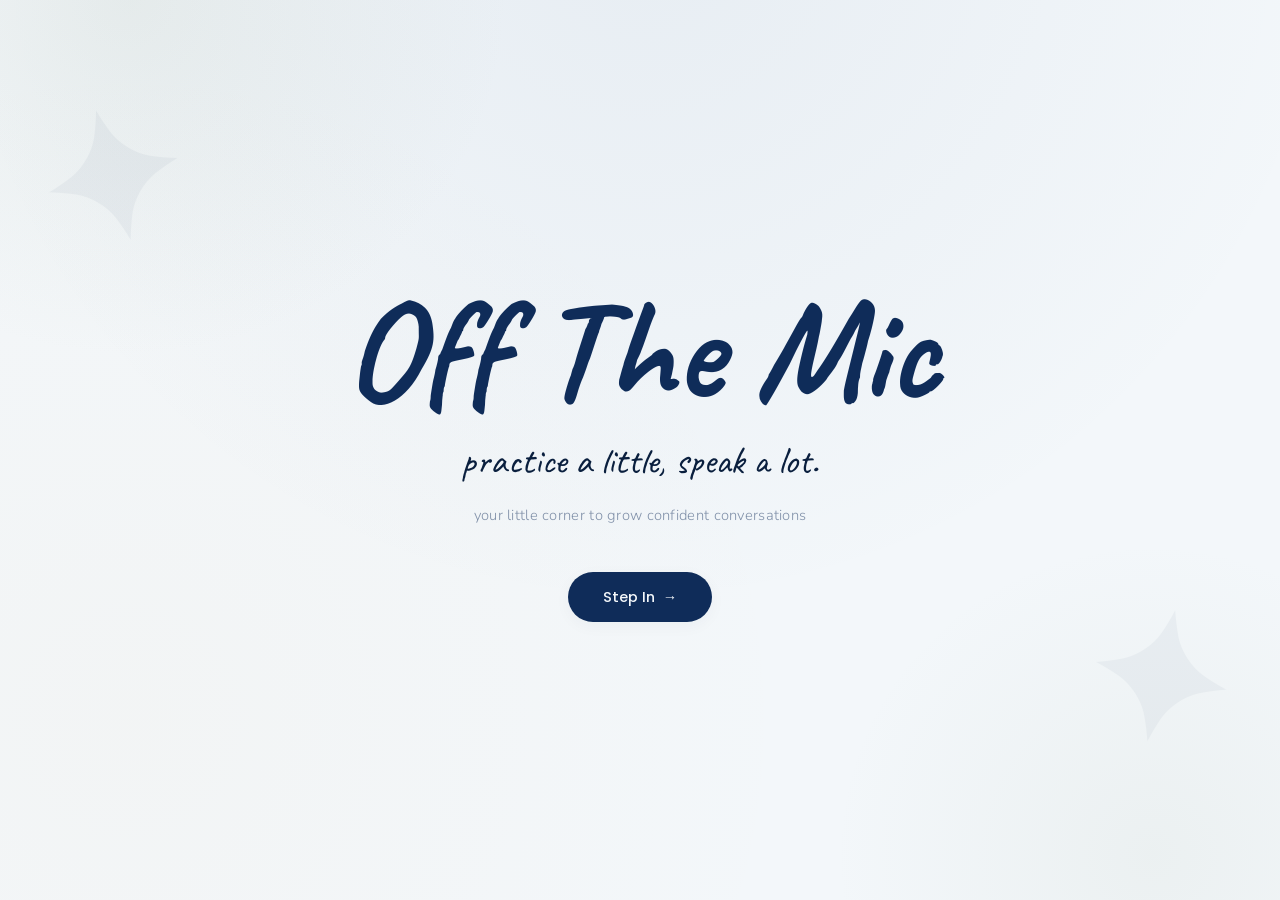
<file: index.html>
<!DOCTYPE html>
<html lang="en">
<head>
  <meta charset="UTF-8" />
  <meta name="viewport" content="width=device-width, initial-scale=1.0" />
  <title>Off The Mic — practice a little, speak a lot.</title>
  <link rel="stylesheet" href="style.css" />
</head>
<body>
  <div class="landing">
    <span class="landing-deco deco-1">✦</span>
    <span class="landing-deco deco-2">✦</span>

    <h1 class="landing-title fade-in-1">Off The Mic</h1>
    <p class="landing-tagline fade-in-2">practice a little, speak a lot.</p>
    <p class="landing-sub fade-in-3">your little corner to grow confident conversations</p>

    <a href="login.html" class="btn btn-primary fade-in-4">
      Step In &nbsp;→
    </a>
  </div>

  <script src="script.js"></script>
</body>
</html>
</file>
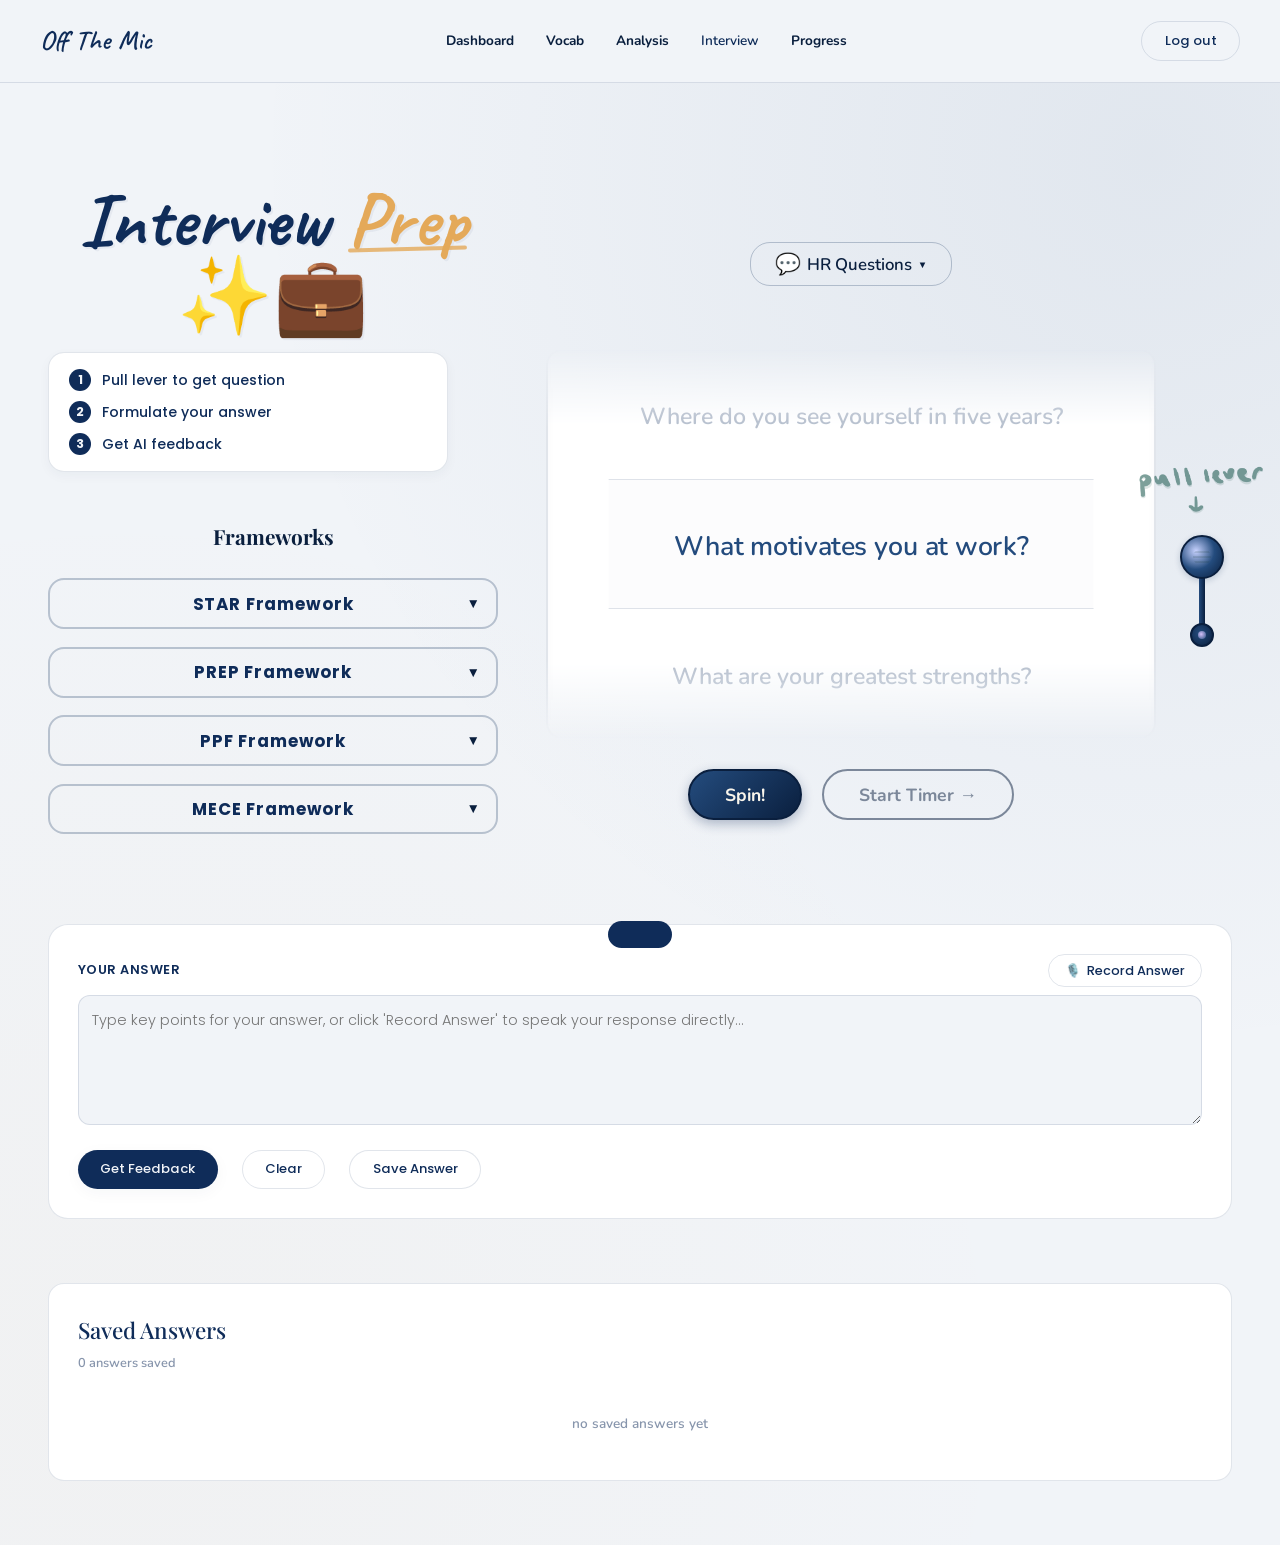
<file: interview.html>
<!DOCTYPE html>
<html lang="en">
<head>
  <meta charset="UTF-8" />
  <meta name="viewport" content="width=device-width, initial-scale=1.0" />
  <title>Interview Prep — Off The Mic</title>
  <link rel="stylesheet" href="style.css" />
  <link rel="preconnect" href="https://fonts.googleapis.com">
  <link rel="preconnect" href="https://fonts.gstatic.com" crossorigin>
  <link href="https://fonts.googleapis.com/css2?family=Playfair+Display:ital,wght@0,400;0,700;1,400&family=Nunito:wght@400;600;700;800&display=swap" rel="stylesheet">
  <style>
    nav {
      position: fixed;
      top: 0; left: 0; right: 0;
      background: var(--bg) !important;
      border-bottom: 1px solid var(--border) !important;
    }
    .page-wrapper {
      padding-top: 100px;
      min-height: 100vh;
      display: flex;
      flex-direction: column;
      align-items: center;
      justify-content: center;
    }
    /* Expand textarea styling for neat placement in slot-machine right panel */
    .answer-area {
      width: 100%;
      background: var(--card);
      border: 1.5px solid var(--border);
      border-radius: 20px;
      padding: 1.8rem;
      margin-top: 2rem;
    }
    .fw-name {
      font-family: 'Poppins', sans-serif;
      font-size: 1.05rem;
      font-weight: 700;
      color: #0F2C59 !important;
      letter-spacing: 0.05em;
    }
    @keyframes micPulse {
      0% { box-shadow: 0 0 0 0 rgba(201, 121, 106, 0.4); }
      70% { box-shadow: 0 0 0 8px rgba(201, 121, 106, 0); }
      100% { box-shadow: 0 0 0 0 rgba(201, 121, 106, 0); }
    }
    .mic-recording {
      background: #FFF9F8 !important;
      border-color: #c9796a !important;
      color: #c9796a !important;
      animation: micPulse 1.5s infinite;
    }
  </style>
</head>
<body class="page-interview">
  <nav>
    <a href="dashboard.html" class="nav-brand">Off The Mic</a>
    <ul class="nav-links">
      <li><a href="dashboard.html">Dashboard</a></li>
      <li><a href="vocab.html">Vocab</a></li>
      <li><a href="analysis.html">Analysis</a></li>
      <li><a href="interview.html" style="font-weight:600;color:var(--text);">Interview</a></li>
      <li><a href="progress.html">Progress</a></li>
    </ul>
    <a href="login.html" class="btn btn-outline btn-sm" id="logout-link">Log out</a>
  </nav>

  <div class="page-wrapper">
    <!-- Mode Tab Bar -->
    <div class="tab-bar" id="tabBar">
        <a href="interview.html" class="tab-btn active" style="text-decoration:none;">Interview Prep</a>
        <a href="vocab.html" class="tab-btn" style="text-decoration:none;">Learn Vocab</a>
    </div>

    <div class="slot-machine-container">
        <!-- Left Panel: Logos and Guidance -->
        <div class="left-panel">
            <div class="brand-title-wrap">
                <h1 class="brand-title">Interview <span class="highlight">Prep</span> ✨💼</h1>
                <div class="subtitle-steps">
                    <div class="step-item"><span class="step-num">1</span> Pull lever to get question</div>
                    <div class="step-item"><span class="step-num">2</span> Formulate your answer</div>
                    <div class="step-item"><span class="step-num">3</span> Get AI feedback</div>
                </div>
            </div>
            
            <!-- Guidance Accordion (Moved here) -->
            <div class="guidance-panel" style="width:100%; margin-top:2rem;">
                <div class="framework-buttons" id="frameworkButtons" style="display:flex; margin-top:0; width:100%; max-width:100%;">
                    <div class="fw-heading" id="fwHeading" style="font-family:'Playfair Display', serif; font-size:1.3rem; margin-bottom:0.75rem;">Frameworks</div>
                    
                    <!-- STAR Card -->
                    <div class="framework-card" id="fwStar" style="margin-bottom:0.5rem;">
                        <button class="framework-toggle" onclick="toggleFwCard('fwStar')"><span class="fw-name">STAR Framework</span> <span class="fw-chevron">&#9660;</span></button>
                        <div class="framework-content" id="fwStarContent">
                            <strong>S</strong> = Situation: Set the scene and context<br>
                            <strong>T</strong> = Task: Describe your responsibility<br>
                            <strong>A</strong> = Action: Explain what you did<br>
                            <strong>R</strong> = Result: Share the outcome
                        </div>
                    </div>
 
                    <!-- PREP Card -->
                    <div class="framework-card" id="fwPrep" style="margin-bottom:0.5rem;">
                        <button class="framework-toggle" onclick="toggleFwCard('fwPrep')"><span class="fw-name">PREP Framework</span> <span class="fw-chevron">&#9660;</span></button>
                        <div class="framework-content" id="fwPrepContent">
                            <strong>P</strong> = Point: State your main point<br>
                            <strong>R</strong> = Reason: Explain why<br>
                            <strong>E</strong> = Example: Give a specific example<br>
                            <strong>P</strong> = Point: Restate your point
                        </div>
                    </div>
 
                    <!-- PPF Card -->
                    <div class="framework-card" id="fwPpf" style="margin-bottom:0.5rem;">
                        <button class="framework-toggle" onclick="toggleFwCard('fwPpf')"><span class="fw-name">PPF Framework</span> <span class="fw-chevron">&#9660;</span></button>
                        <div class="framework-content" id="fwPpfContent">
                            <strong>P</strong> = Past: Where you've been<br>
                            <strong>P</strong> = Present: Where you are now<br>
                            <strong>F</strong> = Future: Where you're headed
                        </div>
                    </div>
 
                    <!-- MECE Card -->
                    <div class="framework-card" id="fwMece" style="margin-bottom:0.5rem;">
                        <button class="framework-toggle" onclick="toggleFwCard('fwMece')"><span class="fw-name">MECE Framework</span> <span class="fw-chevron">&#9660;</span></button>
                        <div class="framework-content" id="fwMeceContent">
                            <strong>M</strong>utually <strong>E</strong>xclusive: No overlapping buckets<br>
                            <strong>C</strong>ollectively <strong>E</strong>xhaustive: Nothing is left out<br><br>
                            1. Break the problem into distinct categories<br>
                            2. Ensure categories cover everything<br>
                            3. Drill into each bucket systematically
                        </div>
                    </div>

                    <button class="example-btn" id="exampleBtn" onclick="showExamplePopup()">Show sample answer</button>
                </div>
            </div>
        </div>

        <!-- Right Panel: Filters, Slot Machine, Actions -->
        <div class="right-panel">
            <div class="dropdown-row">
                <!-- Interview Question Type Dropdown -->
                <div class="cat-dropdown" id="catDropdown">
                    <button class="cat-trigger" id="catTrigger">
                        <span class="cat-icon" id="catIcon">💬</span>
                        <span class="cat-label" id="catLabel">HR Questions</span>
                        <span class="cat-chevron">▼</span>
                    </button>
                    <div class="cat-menu" id="catMenu">
                        <button class="cat-option selected" data-cat="hr" data-icon="💬" data-label="HR Questions">
                            <span class="cat-icon">💬</span> HR Questions
                            <span class="cat-check">✓</span>
                        </button>
                        <button class="cat-option" data-cat="behavioral" data-icon="👥" data-label="Behavioural">
                            <span class="cat-icon">👥</span> Behavioural
                            <span class="cat-check">✓</span>
                        </button>
                        <button class="cat-option" data-cat="technical" data-icon="💻" data-label="Technical">
                            <span class="cat-icon">💻</span> Technical
                            <span class="cat-check">✓</span>
                        </button>
                    </div>
                </div>
            </div>

            <!-- Slot Machine Assembly -->
            <div class="reel-assembly">
                <div class="topic-col">
                    <div class="topic-window" id="topicWindow">
                        <div class="reel-strip" id="reelStrip"></div>
                        <div class="reel-center-line" id="centerLine"></div>
                    </div>
                    <div class="desktop-btn-row">
                        <button class="spin-btn-desktop" id="desktopSpinBtn">Spin!</button>
                        <a href="timer.html" class="timer-btn-desktop" id="desktopTimerBtn" style="margin-left:8px; pointer-events:none; opacity:0.5;">Start Timer &rarr;</a>
                    </div>
                </div>
                <div class="slot-handle" aria-hidden="true">
                    <img src="pull-lever.png" alt="Pull lever" class="pull-lever-hint" id="pullLeverHint">
                    <div class="handle-arm" id="handleArm">
                        <div class="handle-knob" id="handleKnob">
                            <div class="handle-knob-grip"></div>
                        </div>
                        <div class="handle-shaft"></div>
                    </div>
                    <div class="handle-pivot"></div>
                </div>
            </div>

            <div class="mobile-btn-row">
                <button class="mobile-spin-btn" id="mobileSpinBtn">Spin!</button>
                <a href="timer.html" class="timer-btn-mobile" id="mobileTimerBtn" style="pointer-events:none; opacity:0.5;">Timer</a>
            </div>
        </div>
    </div>

    <!-- Action Area (Full width below) -->
    <div style="max-width:1400px; width:100%; margin: 2rem auto 4rem; padding: 0 3rem;">
        <div class="action-panel" style="width: 100%;">
            <!-- Answer Input and Feedback Card -->
            <div class="answer-area" style="margin-top:0;">
                <div class="form-group" style="margin-bottom:1rem;">
                  <div style="display: flex; justify-content: space-between; align-items: center; margin-bottom: 0.5rem;">
                    <label style="font-family:'Poppins',sans-serif; font-size:0.8rem; font-weight:600; color:var(--text); text-transform:uppercase; margin:0;">Your Answer</label>
                    <button id="mic-btn" onclick="toggleMic()" class="btn btn-sm btn-outline" style="padding: 0.4rem 1rem; font-size: 0.8rem; border-color: var(--border); background: transparent; display: inline-flex; align-items: center; gap: 0.4rem; cursor: pointer; transition: all 0.3s;">
                      <span id="mic-icon">🎙️</span>
                      <span id="mic-text">Record Answer</span>
                    </button>
                  </div>
                  <textarea id="answer-input" placeholder="Type key points for your answer, or click 'Record Answer' to speak your response directly..." style="min-height:130px; border:1.5px solid var(--border); border-radius:12px; padding:0.85rem; font-family:'Poppins',sans-serif; width:100%; transition: border-color 0.3s;"></textarea>
                  <p id="mic-status" style="font-size: 0.78rem; color: var(--muted); margin-top: 0.25rem; display: none; text-align: left;"></p>
                </div>

                <div id="answer-feedback" class="hidden" style="margin-bottom:1rem; background:rgba(15,44,89,0.03); border:1px solid var(--border); border-radius:12px; padding:1.2rem;">
                    <h4 style="font-family:'Playfair Display',serif; font-size:1.1rem; color:var(--text); margin-bottom:0.5rem;">Feedback & Suggestions</h4>
                    <div id="answer-feedback-items"></div>
                </div>

                <div class="btn-row" style="justify-content:flex-start; margin-top:0.5rem;">
                  <button class="btn btn-sm btn-primary" onclick="analyseAnswer()">Get Feedback</button>
                  <button class="btn btn-sm btn-outline" onclick="clearAnswer()" style="margin-left:8px;">Clear</button>
                  <button class="btn btn-sm btn-ghost" onclick="saveAnswer()" style="margin-left:8px;">Save Answer</button>
                </div>
            </div>

            <!-- Saved Answers Section -->
            <div id="saved-answers-section" style="width:100%; margin-top:2rem; background:var(--card); border:1.5px solid var(--border); border-radius:16px; padding:1.8rem;">
                <h3 style="font-family:'Playfair Display', serif; font-size:1.4rem; color:var(--text); margin-bottom:0.25rem;">Saved Answers</h3>
                <p style="font-size:0.8rem; color:var(--muted); margin-bottom:1rem;"><span id="saved-count">0</span> answers saved</p>
                <div id="saved-answers-list" class="saved-list" style="max-height:250px; overflow-y:auto;"></div>
            </div>
        </div>
    </div>
        </div>
    </div>
  </div>

  <!-- Modal overlay for sample answers -->
  <div class="example-overlay" id="exampleOverlay">
      <div class="example-popup">
          <button class="example-close" id="exampleClose" onclick="closeExamplePopup()">&times;</button>
          <div class="example-question" id="exampleQuestion"></div>
          <div class="example-body" id="exampleBody"></div>
      </div>
  </div>

  <div class="toast" id="toast"></div>

  <script src="script.js"></script>
  <script>
    // ── INTERVIEW QUESTIONS BANK (Fallback) ─────────────────────────
    const questionBank = {
      hr: {
        questions: [
          "Tell me about yourself.",
          "Why do you want to work here?",
          "What are your greatest strengths?",
          "What is your biggest weakness?",
          "Where do you see yourself in five years?",
          "Why are you leaving your current role?",
          "What motivates you at work?",
          "How do you handle stress and pressure?",
        ],
        tips: [
          "Structure your answer: background → skills → enthusiasm for this role.",
          "Research the company and align your values to their mission.",
          "Choose strengths that match the job description with a concrete example.",
          "Name a real weakness and demonstrate how you are actively improving.",
          "Be specific and ambitious but realistic.",
          "Stay positive — focus on growth, not dissatisfaction.",
          "Link your motivators to the actual work this role involves.",
          "Describe a concrete coping strategy you genuinely use.",
        ]
      },
      behavioral: {
        questions: [
          "Tell me about a time you failed. What did you learn?",
          "Describe a situation where you had to work with a difficult colleague.",
          "Give an example of a time you showed leadership without a formal title.",
          "Tell me about a time you had to meet a tight deadline.",
          "Describe a time you had to persuade someone who disagreed with you.",
          "Tell me about a time you received critical feedback. How did you respond?",
          "Give an example of a creative solution you came up with.",
          "Describe a time you went above and beyond what was expected.",
        ],
        tips: [
          "Use STAR: Situation → Task → Action → Result. End with a learning.",
          "Focus on your actions and empathy, not the colleague's flaws.",
          "Leadership is about influence — describe how you rallied others.",
          "Show planning, prioritisation, and calm under pressure.",
          "Describe how you sought to understand their perspective first.",
          "Show self-awareness and how you used the feedback to change.",
          "Walk through your thinking — interviewers value reasoning.",
          "Be specific and quantify results where possible.",
        ]
      },
      technical: {
        questions: [
          "Walk me through how you would design a scalable web application.",
          "How do you approach debugging a complex issue you've never seen before?",
          "Explain object-oriented programming in simple terms.",
          "What is the difference between a process and a thread?",
          "How do you ensure code quality in a team environment?",
          "Explain REST APIs and when you would use them.",
          "What is your experience with version control systems like Git?",
          "How would you explain recursion to someone non-technical?",
        ],
        tips: [
          "Think aloud — interviewers value your reasoning as much as the answer.",
          "Show a systematic approach: reproduce, isolate, test, fix, verify.",
          "Use a relatable analogy to show depth of understanding.",
          "Processes are independent; threads share memory within a process.",
          "Mention code reviews, linting, tests, and documentation.",
          "REST = stateless, resource-based. Compare with GraphQL if relevant.",
          "Mention branching strategies and how you handle merge conflicts.",
          "Use a simple analogy like Russian nesting dolls.",
        ]
      }
    };

    // Recommended frameworks mapping
    const interviewFrameworkMap = {
      "Tell me about yourself.": "ppf",
      "Why do you want to work here?": "prep",
      "What are your greatest strengths?": "prep",
      "What is your biggest weakness?": "prep",
      "Where do you see yourself in five years?": "prep",
      "Why are you leaving your current role?": "prep",
      "What motivates you at work?": "prep",
      "How do you handle stress and pressure?": "prep",
      "Tell me about a time you failed. What did you learn?": "star",
      "Describe a situation where you had to work with a difficult colleague.": "star",
      "Give an example of a time you showed leadership without a formal title.": "star",
      "Tell me about a time you had to meet a tight deadline.": "star",
      "Describe a time you had to persuade someone who disagreed with you.": "star",
      "Tell me about a time you received critical feedback. How did you respond?": "star",
      "Give an example of a creative solution you came up with.": "star",
      "Describe a time you went above and beyond what was expected.": "star",
      "Walk through how you would design a scalable web application.": "mece",
      "How do you approach debugging a complex issue you've never seen before?": "prep",
      "Explain object-oriented programming in simple terms.": "prep",
      "What is the difference between a process and a thread?": "prep",
      "How do you ensure code quality in a team environment?": "prep",
      "Explain REST APIs and when you would use them.": "prep",
      "What is your experience with version control systems like Git?": "prep",
      "How would you explain recursion to someone non-technical?": "prep"
    };

    // Sample Answers DB
    const interviewExamples = {
      "Tell me about yourself.": {
        past: "I started my career in software engineering 3 years ago, building user-friendly front-ends.",
        present: "Currently, I lead front-end designs at a tech startup, collaborating across teams to ship polished tools.",
        future: "I want to apply my design polish and coding speed to a dynamic platform like Off The Mic."
      },
      "Tell me about a time you failed. What did you learn?": {
        s: "At my last job, we were launching a critical payment system checkout page.",
        t: "My task was to integrate the primary transaction processor gateway.",
        a: "I rushed the final tests to meet the deadline, causing an checkout outage for an hour.",
        r: "We rolled back immediately. I took ownership, fixed the bug, and built a new test suite. I learned to never compromise testing speed for launch speed."
      },
      "Walk through how you would design a scalable web application.": {
        buckets: "I split the system into Client Delivery (CDN/Caching), Application logic (Load Balancers & Microservices), and Storage (Database clustering).",
        analysis: "A Load Balancer distributes queries evenly. CDNs serve static code instantly. DB replicas stop database read locks.",
        recommendation: "Deploy decoupled application instances behind a balancer, utilizing Redis queues for async data tasks."
      }
    };

    const frameworkLabels = {
      star: { s: 'Situation', t: 'Task', a: 'Action', r: 'Result' },
      prep: { p1: 'Point', r: 'Reason', e: 'Example', p2: 'Point (restate)' },
      ppf:  { past: 'Past', present: 'Present', future: 'Future' },
      mece: { buckets: 'Buckets', analysis: 'Analysis', recommendation: 'Recommendation' }
    };
    const frameworkKeyOrder = {
      star: ['s', 't', 'a', 'r'],
      prep: ['p1', 'r', 'e', 'p2'],
      ppf:  ['past', 'present', 'future'],
      mece: ['buckets', 'analysis', 'recommendation']
    };

    // State
    var currentType = 'hr';
    var activeTopics = questionBank.hr.questions;
    var currentQuestion = '';
    var currentTip = '';
    var isSpinning = false;
    var lastQuestionIndex = -1;
    var animFrameId = null;
    var savedAnswers = JSON.parse(localStorage.getItem('otm_saved_answers') || '[]');

    // --- Web Audio API Chimes ---
    let audioCtx = null;
    function ensureAudioContext() {
        if (!audioCtx) {
            audioCtx = new (window.AudioContext || window.webkitAudioContext)();
        }
        if (audioCtx.state === 'suspended') {
            audioCtx.resume();
        }
    }

    function playTick(progress) {
        ensureAudioContext();
        const now = audioCtx.currentTime;
        const osc = audioCtx.createOscillator();
        const gain = audioCtx.createGain();
        const filter = audioCtx.createBiquadFilter();

        const freq = 1800 - progress * 900;
        osc.type = 'triangle';
        osc.frequency.setValueAtTime(freq, now);
        osc.frequency.exponentialRampToValueAtTime(freq * 0.6, now + 0.04);

        filter.type = 'bandpass';
        filter.frequency.setValueAtTime(2500, now);
        filter.Q.setValueAtTime(2, now);

        const volume = 0.08 + (1 - progress) * 0.06;
        gain.gain.setValueAtTime(volume, now);
        gain.gain.exponentialRampToValueAtTime(0.001, now + 0.05);

        osc.connect(filter);
        filter.connect(gain);
        gain.connect(audioCtx.destination);
        osc.start(now);
        osc.stop(now + 0.06);
    }

    function playLand() {
        ensureAudioContext();
        const now = audioCtx.currentTime;

        const osc1 = audioCtx.createOscillator();
        const gain1 = audioCtx.createGain();
        osc1.type = 'sine';
        osc1.frequency.setValueAtTime(880, now);
        gain1.gain.setValueAtTime(0.15, now);
        gain1.gain.exponentialRampToValueAtTime(0.001, now + 0.6);
        osc1.connect(gain1);
        gain1.connect(audioCtx.destination);
        osc1.start(now);
        osc1.stop(now + 0.65);

        const osc2 = audioCtx.createOscillator();
        const gain2 = audioCtx.createGain();
        osc2.type = 'sine';
        osc2.frequency.setValueAtTime(1320, now + 0.06);
        gain2.gain.setValueAtTime(0, now);
        gain2.gain.linearRampToValueAtTime(0.1, now + 0.06);
        gain2.gain.exponentialRampToValueAtTime(0.001, now + 0.5);
        osc2.connect(gain2);
        gain2.connect(audioCtx.destination);
        osc2.start(now);
        osc2.stop(now + 0.55);
    }

    function playHandleClunk() {
        ensureAudioContext();
        const now = audioCtx.currentTime;
        const bufferSize = audioCtx.sampleRate * 0.05;
        const buffer = audioCtx.createBuffer(1, bufferSize, audioCtx.sampleRate);
        const data = buffer.getChannelData(0);
        for (let i = 0; i < bufferSize; i++) {
            data[i] = (Math.random() * 2 - 1) * (1 - i / bufferSize);
        }

        const noise = audioCtx.createBufferSource();
        noise.buffer = buffer;

        const filter = audioCtx.createBiquadFilter();
        filter.type = 'lowpass';
        filter.frequency.setValueAtTime(600, now);
        filter.Q.setValueAtTime(1, now);

        const gain = audioCtx.createGain();
        gain.gain.setValueAtTime(0.15, now);
        gain.gain.exponentialRampToValueAtTime(0.001, now + 0.05);

        noise.connect(filter);
        filter.connect(gain);
        gain.connect(audioCtx.destination);
        noise.start(now);
        noise.stop(now + 0.06);
    }

    // --- Slot Machine Engine ---
    function getItemHeight() {
        if (window.innerWidth <= 480) return 100;
        if (window.innerWidth <= 768) return 120;
        return 130;
    }

    function shuffleArray(arr) {
        const shuffled = arr.slice();
        for (let i = shuffled.length - 1; i > 0; i--) {
            const j = Math.floor(Math.random() * (i + 1));
            [shuffled[i], shuffled[j]] = [shuffled[j], shuffled[i]];
        }
        return shuffled;
    }

    function fitTextToWidth(items, containerWidth) {
        var w = window.innerWidth;
        // Interview questions are long sentences, so use smaller font sizes to prevent vertical & horizontal overflow
        var maxFontSize = w <= 480 ? 1.0 : (w <= 768 ? 1.2 : 1.45);
        var minFontSize = w <= 480 ? 0.75 : (w <= 768 ? 0.85 : 0.95);
        
        for (var i = 0; i < items.length; i++) {
            var item = items[i];
            var text = item.textContent;
            
            // Allow natural word wrapping, but set custom styling
            item.style.fontSize = maxFontSize + 'rem';
            item.style.lineHeight = '1.25';
            item.style.whiteSpace = 'normal'; // Allow wrapping
            item.style.wordBreak = 'break-word';
            
            // Shrink font size if it has too many characters to fit vertically/horizontally
            if (text.length > 120) {
                item.style.fontSize = (maxFontSize * 0.7) + 'rem';
            } else if (text.length > 80) {
                item.style.fontSize = (maxFontSize * 0.8) + 'rem';
            }
        }
    }

    async function triggerSpin(velocityOverride) {
      if (isSpinning) return;

      isSpinning = true;
      document.getElementById('desktopSpinBtn').disabled = true;
      document.getElementById('mobileSpinBtn').disabled = true;
      
      let timerBtnDesktop = document.getElementById('desktopTimerBtn');
      let timerBtnMobile = document.getElementById('mobileTimerBtn');
      timerBtnDesktop.style.pointerEvents = 'none';
      timerBtnDesktop.style.opacity = '0.5';
      timerBtnMobile.style.pointerEvents = 'none';
      timerBtnMobile.style.opacity = '0.5';

      collapseAllFrameworks();
      hideRecommendation();
      hideExampleBtn();
      clearAnswer();

      let questionLanded = '';
      let questionTip = '';
      try {
        const data = await window.offTheMic.getInterviewQ(currentType);
        if (data && data.question) {
          // If backend returns a question, check it
          const answered = savedAnswers.map(item => item.q);
          if (!answered.includes(data.question)) {
            questionLanded = data.question;
            questionTip = data.tip || '';
          }
        }
      } catch (err) {
        console.warn('API getInterviewQ failed, falling back to local pool:', err);
      }

      if (!questionLanded) {
        const bank = questionBank[currentType].questions;
        const tips = questionBank[currentType].tips;
        const answered = savedAnswers.map(item => item.q);
        
        let pairs = bank.map((q, idx) => ({ q, tip: tips[idx] || '' }));
        let filteredPairs = pairs.filter(p => !answered.includes(p.q));
        
        if (filteredPairs.length === 0) {
          filteredPairs = pairs;
        }
        
        const selectedPair = filteredPairs[Math.floor(Math.random() * filteredPairs.length)];
        questionLanded = selectedPair.q;
        questionTip = selectedPair.tip;
      }

      currentTip = questionTip;
      executeSpin(questionLanded, velocityOverride);
    }

    function executeSpin(questionLanded, initialVelocity) {
        if (animFrameId) cancelAnimationFrame(animFrameId);
        ensureAudioContext();

        const reelStrip = document.getElementById('reelStrip');
        const topicWindow = document.getElementById('topicWindow');
        const handleArm = document.getElementById('handleArm');

        if (handleArm) handleArm.classList.add('disabled');

        const ITEM_HEIGHT = getItemHeight();
        const WINDOW_HEIGHT = topicWindow.offsetHeight;

        const INITIAL_VELOCITY = initialVelocity || 55;
        const FRICTION = 0.93;
        const STOP_THRESHOLD = 1.5;

        let simVel = INITIAL_VELOCITY;
        let simDist = 0;
        while (simVel >= STOP_THRESHOLD) {
            simDist += simVel;
            simVel *= FRICTION;
        }

        const centerAtStop = simDist + WINDOW_HEIGHT / 2;
        const naturalIndex = Math.round((centerAtStop - ITEM_HEIGHT / 2) / ITEM_HEIGHT);
        const LANDING_INDEX = naturalIndex + 1;
        const REEL_COUNT = LANDING_INDEX + 3;

        let reelQuestions = [];
        const pool = questionBank[currentType].questions;
        while (reelQuestions.length < REEL_COUNT) {
            reelQuestions = reelQuestions.concat(shuffleArray(pool));
        }
        reelQuestions = reelQuestions.slice(0, REEL_COUNT);
        reelQuestions[LANDING_INDEX] = questionLanded;

        const TARGET_Y = -(LANDING_INDEX * ITEM_HEIGHT + ITEM_HEIGHT / 2 - WINDOW_HEIGHT / 2);

        reelStrip.innerHTML = '';
        reelStrip.classList.remove('settled');
        reelStrip.style.transform = 'translateY(0px)';
        
        reelQuestions.forEach(function(q, i) {
            const div = document.createElement('div');
            div.className = 'reel-item';
            div.style.height = ITEM_HEIGHT + 'px';
            div.textContent = q;
            if (i === LANDING_INDEX) {
                div.setAttribute('data-landing', 'true');
            }
            reelStrip.appendChild(div);
        });

        fitTextToWidth(reelStrip.children, topicWindow.offsetWidth - 32);

        function styleItemsByPosition(currentY) {
            var viewportCenter = WINDOW_HEIGHT / 2;
            var items = reelStrip.children;
            for (var i = 0; i < items.length; i++) {
                var itemCenter = i * ITEM_HEIGHT + ITEM_HEIGHT / 2 + currentY;
                var dist = Math.abs(itemCenter - viewportCenter);
                var norm = Math.min(dist / ITEM_HEIGHT, 1);
                var scale = 1.6 - norm * 0.6;
                var opacity = 1 - norm * 0.7;
                items[i].style.transform = 'scale(' + scale + ')';
                items[i].style.opacity = opacity;
            }
        }

        let position = 0;
        let velocity = INITIAL_VELOCITY;
        let lastBoundaryIndex = 0;
        let lastFrameTime = null;

        function animate(timestamp) {
            if (lastFrameTime === null) lastFrameTime = timestamp;
            var rawDt = (timestamp - lastFrameTime) / 16.667;
            var dt = Math.min(rawDt, 3);
            lastFrameTime = timestamp;

            if (dt === 0) {
                animFrameId = requestAnimationFrame(animate);
                return;
            }

            position += velocity * dt;
            velocity *= Math.pow(FRICTION, dt);

            reelStrip.style.transform = 'translateY(' + (-position) + 'px)';
            styleItemsByPosition(-position);

            var currentBoundaryIndex = Math.floor(position / ITEM_HEIGHT);
            if (currentBoundaryIndex > lastBoundaryIndex) {
                var progress = 1 - (velocity / INITIAL_VELOCITY);
                playTick(Math.min(progress, 0.95));
                lastBoundaryIndex = currentBoundaryIndex;
            }

            if (velocity < STOP_THRESHOLD) {
                snapToTarget();
                return;
            }

            animFrameId = requestAnimationFrame(animate);
        }

        function snapToTarget() {
            var startY = -position;
            var distance = TARGET_Y - startY;
            var startTime = performance.now();
            var duration = 280;

            function springAnimate(now) {
                var elapsed = now - startTime;
                var t = Math.min(elapsed / duration, 1);
                var spring = 1 - Math.exp(-7 * t) * Math.cos(5 * t);
                var y = startY + distance * spring;

                reelStrip.style.transform = 'translateY(' + y + 'px)';
                styleItemsByPosition(y);

                if (t < 1) {
                    animFrameId = requestAnimationFrame(springAnimate);
                } else {
                    reelStrip.style.transform = 'translateY(' + TARGET_Y + 'px)';
                    onSettleComplete();
                }
            }
            animFrameId = requestAnimationFrame(springAnimate);
        }

        function onSettleComplete() {
            reelStrip.classList.add('settled');
            var landingItem = reelStrip.querySelector('[data-landing="true"]');
            if (landingItem) {
                landingItem.classList.add('landed');
                currentQuestion = landingItem.innerText.replace(/\n/g, ' ').trim();
                
                // Set Timer Redirection URL
                var timerUrl = 'timer.html?topic=' + encodeURIComponent(currentQuestion);
                
                let timerBtnDesktop = document.getElementById('desktopTimerBtn');
                let timerBtnMobile = document.getElementById('mobileTimerBtn');
                
                timerBtnDesktop.href = timerUrl;
                timerBtnDesktop.style.pointerEvents = 'auto';
                timerBtnDesktop.style.opacity = '1';
                
                timerBtnMobile.href = timerUrl;
                timerBtnMobile.style.pointerEvents = 'auto';
                timerBtnMobile.style.opacity = '1';

                // Framework recommendation engine mapping
                var framework = interviewFrameworkMap[currentQuestion];
                if (framework) {
                    var fwIdMap = { star: 'fwStar', prep: 'fwPrep', ppf: 'fwPpf', mece: 'fwMece' };
                    expandFramework(fwIdMap[framework]);
                    showRecommendation();
                    
                    if (interviewExamples[currentQuestion]) {
                        document.getElementById('exampleBtn').classList.add('visible');
                    }
                } else {
                    // Default fallback
                    expandFramework('fwPrep');
                    showRecommendation();
                }
            }

            playLand();
            if (handleArm) handleArm.classList.remove('disabled');
            document.getElementById('desktopSpinBtn').disabled = false;
            document.getElementById('mobileSpinBtn').disabled = false;
            isSpinning = false;
        }

        animFrameId = requestAnimationFrame(animate);
    }

    // --- Framework Cards Accordion ---
    function collapseAllFrameworks() {
        document.getElementById('exampleBtn').classList.remove('visible');
        document.querySelectorAll('.framework-card').forEach(card => {
            card.classList.remove('expanded', 'highlighted', 'pop-in');
        });
    }

    function expandFramework(cardId) {
        collapseAllFrameworks();
        var card = document.getElementById(cardId);
        if (card) {
            card.classList.add('expanded', 'highlighted', 'pop-in');
        }
    }

    function toggleFwCard(cardId) {
        var card = document.getElementById(cardId);
        if (card.classList.contains('expanded')) {
            card.classList.remove('expanded', 'highlighted');
        } else {
            expandFramework(cardId);
        }
    }

    function showRecommendation() {
        document.getElementById('fwHeading').textContent = 'Recommended framework';
    }

    function hideRecommendation() {
        document.getElementById('fwHeading').textContent = 'Frameworks';
    }

    function hideExampleBtn() {
        document.getElementById('exampleBtn').classList.remove('visible');
    }

    // --- Sample Answers Overlay ---
    function showExamplePopup() {
        if (!currentQuestion) return;
        var example = interviewExamples[currentQuestion];
        if (!example) return;
        var fw = interviewFrameworkMap[currentQuestion];
        if (!fw || !frameworkKeyOrder[fw]) return;

        var questionEl = document.getElementById('exampleQuestion');
        var bodyEl = document.getElementById('exampleBody');
        questionEl.textContent = currentQuestion;

        var html = '';
        var keys = frameworkKeyOrder[fw];
        var labels = frameworkLabels[fw];
        for (var i = 0; i < keys.length; i++) {
            var key = keys[i];
            html += '<div class="example-section">';
            html += '<span class="example-section-label">' + labels[key] + '</span>';
            html += example[key];
            html += '</div>';
        }
        bodyEl.innerHTML = html;
        document.getElementById('exampleOverlay').classList.add('open');
    }

    function closeExamplePopup() {
        document.getElementById('exampleOverlay').classList.remove('open');
    }

    (function initLever() {
        const arm = document.getElementById('handleArm');
        const knob = document.getElementById('handleKnob');
        if (!arm || !knob) return;

        const MAX_ANGLE = 180;
        const DRAG_SENSITIVITY = 280;

        arm.classList.add('hint');
        arm.addEventListener('animationend', function() {
            arm.classList.remove('hint');
        }, { once: true });

        let isDragging = false;
        let startY = 0;
        let currentAngle = 0;
        let hasMoved = false;

        function onPointerMove(e) {
            if (!isDragging) return;

            var deltaY = Math.max(0, e.clientY - startY);
            if (deltaY > 3) hasMoved = true;
            currentAngle = Math.min(deltaY * (MAX_ANGLE / DRAG_SENSITIVITY), MAX_ANGLE);

            arm.style.transform = 'rotate(' + currentAngle + 'deg)';

            var progress = currentAngle / MAX_ANGLE;
            var shadowBlur = 6 + progress * 14;
            var shadowY = 2 + progress * 6;
            knob.style.boxShadow = '0 ' + shadowY + 'px ' + shadowBlur + 'px rgba(15, 44, 89, ' + (0.2 + progress * 0.2) + ')';
        }

        function onPointerUp(e) {
            if (!isDragging) return;
            isDragging = false;
            arm.classList.remove('grabbing');

            window.removeEventListener('pointermove', onPointerMove);
            window.removeEventListener('pointerup', onPointerUp);
            window.removeEventListener('pointercancel', onPointerUp);

            var normalizedPull = currentAngle / MAX_ANGLE;

            knob.style.boxShadow = '';
            arm.classList.add('spring-back');
            arm.style.transform = 'rotate(0deg)';
            setTimeout(function() {
                arm.classList.remove('spring-back');
            }, 600);

            if (hasMoved || currentAngle > 0) {
                playHandleClunk();
                var mappedVelocity = 20 + Math.min(normalizedPull, 1) * 35;
                triggerSpin(mappedVelocity);
            } else {
                playHandleClunk();
                triggerSpin(25);
            }

            currentAngle = 0;
            hasMoved = false;
        }

        knob.addEventListener('pointerdown', function(e) {
            if (isSpinning) return;
            if (arm.classList.contains('disabled')) return;

            e.preventDefault();
            isDragging = true;
            hasMoved = false;
            arm.classList.add('grabbing');
            arm.classList.remove('hint', 'spring-back');
            arm.style.transition = '';
            var pullHint = document.getElementById('pullLeverHint');
            if (pullHint) pullHint.classList.add('hidden');

            startY = e.clientY;
            currentAngle = 0;

            ensureAudioContext();

            window.addEventListener('pointermove', onPointerMove);
            window.addEventListener('pointerup', onPointerUp);
            window.addEventListener('pointercancel', onPointerUp);
        });
    })();

    // --- Dropdown setup ---
    (function initCategoryDropdown() {
      const dropdown = document.getElementById('catDropdown');
      const trigger = document.getElementById('catTrigger');
      const menu = document.getElementById('catMenu');

      trigger.addEventListener('click', function(e) {
          e.stopPropagation();
          dropdown.classList.toggle('open');
      });

      menu.addEventListener('click', function(e) {
          const option = e.target.closest('.cat-option');
          if (!option) return;
          
          const cat = option.getAttribute('data-cat');
          currentType = cat;
          
          document.querySelectorAll('#catMenu .cat-option').forEach(o => o.classList.remove('selected'));
          option.classList.add('selected');
          
          document.getElementById('catIcon').textContent = option.getAttribute('data-icon');
          document.getElementById('catLabel').textContent = option.getAttribute('data-label');
          
          activeTopics = questionBank[cat].questions;
          dropdown.classList.remove('open');
          
          reinitReel();
          clearAnswer();
          collapseAllFrameworks();
          hideRecommendation();
      });

      document.addEventListener('click', function() {
          dropdown.classList.remove('open');
      });
    })();

    function reinitReel() {
        var reelStrip = document.getElementById('reelStrip');
        var topicWindow = document.getElementById('topicWindow');
        var ITEM_HEIGHT = getItemHeight();
        var WINDOW_HEIGHT = topicWindow.offsetHeight;
        var visibleCount = 3;

        var pool = questionBank[currentType].questions;
        var initialQuestions = shuffleArray(pool).slice(0, visibleCount);

        reelStrip.innerHTML = '';
        reelStrip.classList.remove('settled');

        initialQuestions.forEach(function(q) {
            var div = document.createElement('div');
            div.className = 'reel-item';
            div.style.height = ITEM_HEIGHT + 'px';
            div.textContent = q;
            reelStrip.appendChild(div);
        });

        fitTextToWidth(reelStrip.children, topicWindow.offsetWidth - 32);

        var middleIndex = 1;
        var offsetY = -(middleIndex * ITEM_HEIGHT + ITEM_HEIGHT / 2 - WINDOW_HEIGHT / 2);
        reelStrip.style.transform = 'translateY(' + offsetY + 'px)';

        reelStrip.classList.add('settled');
        var centerItem = reelStrip.children[middleIndex];
        if (centerItem) centerItem.classList.add('landed');
    }

    // --- Textarea feedback and database saving ---
    async function analyseAnswer() {
      const answer = document.getElementById('answer-input').value.trim();
      if (!answer) { showToast('Write your answer first'); return; }

      try {
        const res = await fetch(`${API_BASE}/analyze-speech`, {
          method: 'POST',
          headers: { 'Content-Type': 'application/json' },
          body: JSON.stringify({ transcript: answer })
        });
        if (res.ok) {
          const data = await res.json();
          if (data && data.feedback) {
            document.getElementById('answer-feedback-items').innerHTML = data.feedback.slice(0, 5).map(i =>
              `<div class="feedback-item"><span class="feedback-dot"></span><span>${i}</span></div>`
            ).join('');
            document.getElementById('answer-feedback').classList.remove('hidden');
            if (window.otm_triggerConfetti) window.otm_triggerConfetti();
            if (window.otm_logActivity) window.otm_logActivity();
            return;
          }
        }
      } catch (err) {
        console.warn('Backend feedback failed, falling back to local heuristics:', err);
      }

      // Local heuristics fallback
      const words = answer.split(/\s+/).length;
      const hasEx = answer.toLowerCase().includes('example') || answer.toLowerCase().includes('instance') || answer.toLowerCase().includes('like');
      const hasNum = /\b\d+\b|percent|%\b/.test(answer.toLowerCase());
      const hasCon = answer.toLowerCase().includes('result') || answer.toLowerCase().includes('consequently') || answer.toLowerCase().includes('therefore') || answer.toLowerCase().includes('outcome');

      const feedbackItems = [];
      const fw = interviewFrameworkMap[currentQuestion] || 'prep';

      if (fw === 'star') {
        const hasS = answer.toLowerCase().includes('situation') || answer.toLowerCase().includes('context');
        const hasT = answer.toLowerCase().includes('task') || answer.toLowerCase().includes('responsibility');
        const hasA = answer.toLowerCase().includes('action') || answer.toLowerCase().includes('did') || answer.toLowerCase().includes('worked');
        const hasR = answer.toLowerCase().includes('result') || answer.toLowerCase().includes('outcome') || answer.toLowerCase().includes('impact');

        if (!hasS) feedbackItems.push('Define the **Situation** clearly. What was the context?');
        if (!hasT) feedbackItems.push('Clarify your **Task**. What was your specific responsibility?');
        if (!hasA) feedbackItems.push('Specify the **Action** you took. Highlight your individual contributions.');
        if (!hasR) feedbackItems.push('Share the **Result** of your actions. Did you hit the goal?');
        if (words < 80) feedbackItems.push('Your answer is very short for a STAR response. Aim for 100-250 words.');
      } else if (fw === 'prep') {
        const hasP = answer.toLowerCase().includes('point') || answer.toLowerCase().includes('believe');
        const hasR = answer.toLowerCase().includes('reason') || answer.toLowerCase().includes('because');
        
        if (!hasP) feedbackItems.push('State your main **Point** clearly at the beginning.');
        if (!hasR) feedbackItems.push('Provide a clear **Reason** supporting your main point.');
        if (!hasEx) feedbackItems.push('Include a specific **Example** to back up your statement.');
      } else {
        if (words < 50)  feedbackItems.push('Consider elaborating. A strong answer should generally be at least 50 words.');
        if (words > 300) feedbackItems.push('Consider trimming your answer slightly. Aim for a concise 2-minute summary.');
        if (!hasEx)      feedbackItems.push('Add a concrete example or anecdote — it makes your answer far more credible.');
        if (!hasNum)     feedbackItems.push('Try to quantify your impact where possible (e.g. "improved speed by 40%").');
        if (!hasCon)     feedbackItems.push('Connect your actions to outcomes using transition phrases like "as a result".');
        if (words >= 50 && words <= 300) feedbackItems.push('Good length — you\'ve found the right balance of detail and brevity.');
      }

      document.getElementById('answer-feedback-items').innerHTML = feedbackItems.slice(0,5).map(i =>
        `<div class="feedback-item"><span class="feedback-dot"></span><span>${i}</span></div>`
      ).join('');
      document.getElementById('answer-feedback').classList.remove('hidden');
      if (window.otm_triggerConfetti) window.otm_triggerConfetti();
      if (window.otm_logActivity) window.otm_logActivity();
    }

    function clearAnswer() {
      document.getElementById('answer-input').value = '';
      document.getElementById('answer-feedback').classList.add('hidden');
    }

    async function saveAnswer() {
      const answer = document.getElementById('answer-input').value.trim();
      if (!answer) { showToast('Write your answer first'); return; }
      if (!currentQuestion) { showToast('Generate a question first'); return; }
      
      const user = JSON.parse(localStorage.getItem('otm_user') || 'null');
      if (user && user.id) {
        try {
          const data = await apiPost('/progress/save-answer', {
            user_id: user.id,
            question: currentQuestion,
            answer: answer,
            type: currentType
          });
          if (data && data.success) {
            showToast('Answer saved to cloud ✓');
          } else {
            showToast('Saved locally.');
          }
        } catch (err) {
          console.warn('Backend save-answer failed:', err);
          showToast('Offline: saved locally.');
        }
      } else {
        showToast('Saved locally.');
      }

      savedAnswers.push({ q: currentQuestion, a: answer, type: currentType, date: new Date().toLocaleDateString() });
      localStorage.setItem('otm_saved_answers', JSON.stringify(savedAnswers));
      renderSaved();
      if (window.otm_triggerConfetti) window.otm_triggerConfetti();
      if (window.otm_logActivity) window.otm_logActivity();
    }

    // Web Speech API Integration
    let recognition = null;
    let isListening = false;

    if ('webkitSpeechRecognition' in window || 'SpeechRecognition' in window) {
      const SpeechRecognition = window.SpeechRecognition || window.webkitSpeechRecognition;
      recognition = new SpeechRecognition();
      recognition.continuous = true;
      recognition.interimResults = true;
      recognition.lang = 'en-US';

      recognition.onstart = () => {
        isListening = true;
        document.getElementById('mic-icon').textContent = '⏹️';
        document.getElementById('mic-text').textContent = 'Stop Recording';
        document.getElementById('mic-btn').classList.add('mic-recording');
        
        const status = document.getElementById('mic-status');
        status.textContent = '🎙️ Listening... Speak your answer now. Tap stop when finished.';
        status.style.display = 'block';
        status.style.color = '#c9796a';
      };

      recognition.onerror = (event) => {
        console.error('Speech recognition error:', event.error);
        showToast(`Speech recognition error: ${event.error}`);
        stopListeningState();
      };

      recognition.onend = () => {
        stopListeningState();
      };

      recognition.onresult = (event) => {
        let finalTranscript = '';
        for (let i = event.resultIndex; i < event.results.length; ++i) {
          if (event.results[i].isFinal) {
            finalTranscript += event.results[i][0].transcript + ' ';
          }
        }
        if (finalTranscript) {
          const textInput = document.getElementById('answer-input');
          const currentVal = textInput.value;
          textInput.value = currentVal + (currentVal ? ' ' : '') + finalTranscript.trim();
          textInput.scrollTop = textInput.scrollHeight;
        }
      };
    }

    function stopListeningState() {
      isListening = false;
      const btn = document.getElementById('mic-btn');
      if (btn) {
        btn.classList.remove('mic-recording');
        document.getElementById('mic-icon').textContent = '🎙️';
        document.getElementById('mic-text').textContent = 'Record Answer';
      }
      const status = document.getElementById('mic-status');
      if (status) {
        status.textContent = 'Speech recognition stopped.';
        setTimeout(() => {
          if (!isListening) status.style.display = 'none';
        }, 3000);
      }
    }

    function toggleMic() {
      if (!recognition) {
        showToast('Speech recognition not supported in this browser. Please use Chrome or Edge.');
        return;
      }
      if (isListening) {
        recognition.stop();
      } else {
        recognition.start();
      }
    }

    function renderSaved() {
      const list = document.getElementById('saved-answers-list');
      document.getElementById('saved-count').textContent = savedAnswers.length;
      if (!savedAnswers.length) {
        list.innerHTML = '<p style="color:var(--muted);font-size:0.85rem;text-align:center;padding:1rem 0;">no saved answers yet</p>';
        return;
      }
      list.innerHTML = savedAnswers.slice().reverse().map((item, i) => `
        <div class="saved-item" style="flex-direction:column;align-items:flex-start;gap:0.5rem;">
          <div style="display:flex;width:100%;justify-content:space-between;align-items:center;">
            <span class="topic-badge" style="background:rgba(15,44,89,0.1); color:var(--text);">${item.type} · ${item.date}</span>
          </div>
          <div style="font-weight:600;font-size:0.88rem;color:var(--text);">${item.q}</div>
          <div style="font-size:0.83rem;color:var(--muted);">${item.a.slice(0,120)}${item.a.length>120?'…':''}</div>
        </div>
      `).join('');
    }

    // Bind Spin Actions
    document.getElementById('desktopSpinBtn').addEventListener('click', function() {
        playHandleClunk();
        triggerSpin(30);
    });
    document.getElementById('mobileSpinBtn').addEventListener('click', function() {
        playHandleClunk();
        triggerSpin(30);
    });

    window.addEventListener('resize', reinitReel);

    // Escape listener for example popup
    document.addEventListener('keydown', function(e) {
        if (e.key === 'Escape') closeExamplePopup();
    });

    // Initialise
    reinitReel();
    renderSaved();
  </script>
</body>
</html>
</file>
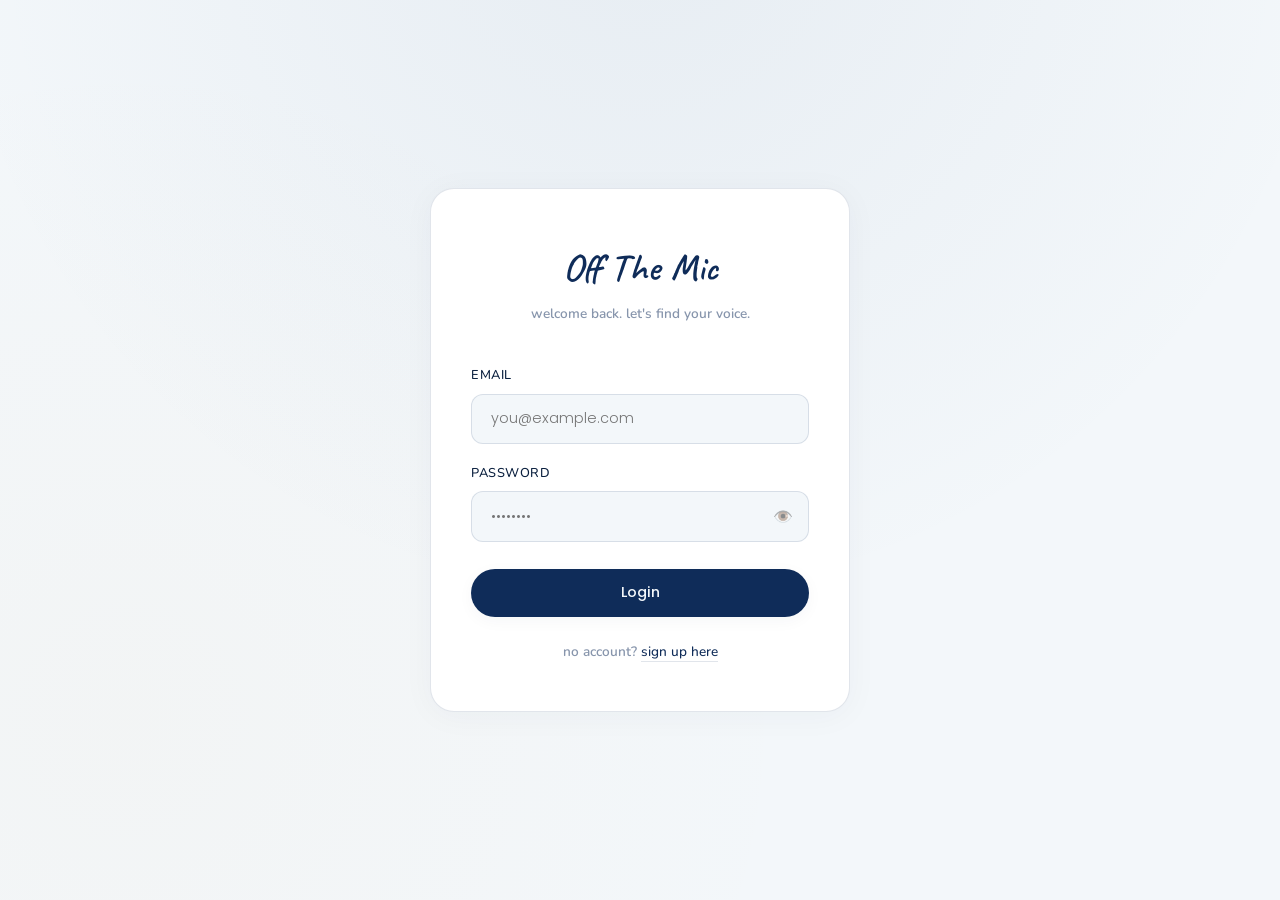
<file: login.html>
<!DOCTYPE html>
<html lang="en">
<head>
  <meta charset="UTF-8" />
  <meta name="viewport" content="width=device-width, initial-scale=1.0" />
  <title>Login — Off The Mic</title>
  <link rel="stylesheet" href="style.css" />
</head>
<body>
  <div class="auth-container">
    <div class="auth-card fade-in" id="auth-card">

      <!-- ── STEP 1: Email + Password ── -->
      <div id="step-credentials">
        <div class="auth-logo">Off The Mic</div>
        <p class="auth-subtitle">welcome back. let's find your voice.</p>

        <div id="auth-error" class="hidden"
             style="background:#FFF0EE;border:1px solid #f0b9b0;border-radius:10px;
                    padding:0.8rem 1rem;font-size:0.83rem;color:#9b4b3e;margin-bottom:1.2rem;"></div>

        <div class="form-group">
          <label for="email">Email</label>
          <input type="email" id="email" placeholder="you@example.com" autocomplete="email" />
        </div>

        <div class="form-group">
          <label for="password">Password</label>
          <div style="position:relative;">
            <input type="password" id="password" placeholder="••••••••" autocomplete="current-password" style="padding-right:3rem;" />
            <button type="button" onclick="togglePassword('password','eye-login')"
                    style="position:absolute;right:1rem;top:50%;transform:translateY(-50%);
                           background:none;border:none;cursor:pointer;color:var(--muted);
                           font-size:1rem;padding:0;line-height:1;">
              <span id="eye-login">👁️</span>
            </button>
          </div>
        </div>

        <button class="btn btn-primary" id="login-btn"
                style="width:100%;justify-content:center;margin-top:0.5rem;"
                onclick="handleLogin()">
          Login
        </button>

        <p class="auth-switch">no account? <a href="signup.html">sign up here</a></p>
      </div>

      <!-- ── STEP 2: OTP Verification ── -->
      <div id="step-otp" class="hidden">
        <div class="auth-logo">Off The Mic</div>
        <p class="auth-subtitle">check your email for a 6-digit code</p>

        <div id="otp-info"
             style="background:#F0F5EF;border:1px solid #a8c09f;border-radius:10px;
                    padding:0.8rem 1rem;font-size:0.83rem;color:#3e6b45;margin-bottom:1.2rem;text-align:center;">
          OTP sent to <strong id="otp-email-display"></strong>
        </div>

        <div id="otp-error" class="hidden"
             style="background:#FFF0EE;border:1px solid #f0b9b0;border-radius:10px;
                    padding:0.8rem 1rem;font-size:0.83rem;color:#9b4b3e;margin-bottom:1.2rem;"></div>

        <div class="form-group">
          <label for="otp-input">Enter 6-Digit OTP</label>
          <input type="text" id="otp-input" placeholder="_ _ _ _ _ _"
                 maxlength="6" autocomplete="one-time-code"
                 style="text-align:center;letter-spacing:8px;font-size:1.4rem;font-weight:600;" />
        </div>

        <p style="text-align:center;font-size:0.82rem;color:var(--muted);margin-bottom:1rem;">
          Code expires in <span id="otp-countdown" style="color:var(--text);font-weight:500;">10:00</span>
        </p>

        <button class="btn btn-primary" id="verify-btn"
                style="width:100%;justify-content:center;"
                onclick="handleVerifyOtp()">
          Verify & Login
        </button>

        <div style="display:flex;justify-content:space-between;margin-top:1rem;">
          <button onclick="goBackToCredentials()"
                  style="background:none;border:none;cursor:pointer;
                         font-size:0.83rem;color:var(--muted);font-family:'Poppins',sans-serif;">
            ← change email
          </button>
          <button onclick="resendOtp()" id="resend-btn"
                  style="background:none;border:none;cursor:pointer;
                         font-size:0.83rem;color:var(--accent-dark);font-family:'Poppins',sans-serif;">
            resend code
          </button>
        </div>
      </div>

    </div>
  </div>

  <div class="toast" id="toast"></div>
  <script src="script.js"></script>
  <script>
    const API = API_BASE;
    let otpEmail = '';
    let countdownInterval = null;

    // ── STEP 1: Login ────────────────────────────────────────
    async function handleLogin() {
      const email    = document.getElementById('email').value.trim();
      const password = document.getElementById('password').value;
      const errBox   = document.getElementById('auth-error');
      const btn      = document.getElementById('login-btn');
      errBox.classList.add('hidden');

      if (!email || !password) {
        showError(errBox, 'Please fill in all fields.');
        return;
      }

      btn.textContent = 'Sending OTP…';
      btn.disabled    = true;

      try {
        const res = await fetch(`${API}/auth/login`, {
          method:  'POST',
          headers: { 'Content-Type': 'application/json' },
          body:    JSON.stringify({ email, password }),
        });
        const data = await res.json();

        if (!data.success) {
          showError(errBox, data.message);
          btn.textContent = 'Login';
          btn.disabled    = false;
          return;
        }

        otpEmail = data.email;
        document.getElementById('otp-email-display').textContent = otpEmail;
        switchToOtp();

        const infoBox = document.getElementById('otp-info');
        if (data.message && data.message.includes('console')) {
          infoBox.style.background = '#FFF0EE';
          infoBox.style.borderColor = '#f0b9b0';
          infoBox.style.color = '#9b4b3e';
          infoBox.innerHTML = `Email delivery failed. check server console/logs for OTP.`;
          showToast('Email delivery failed. Check server console.', 4000);
        } else {
          infoBox.style.background = '#F0F5EF';
          infoBox.style.borderColor = '#a8c09f';
          infoBox.style.color = '#3e6b45';
          infoBox.innerHTML = `OTP sent to <strong id="otp-email-display">${otpEmail}</strong>`;
        }

      } catch (err) {
        showError(errBox, 'Could not connect to server. Is the backend running?');
        btn.textContent = 'Login';
        btn.disabled    = false;
      }
    }

    // ── STEP 2: Verify OTP ───────────────────────────────────
    async function handleVerifyOtp() {
      const otp    = document.getElementById('otp-input').value.trim();
      const errBox = document.getElementById('otp-error');
      const btn    = document.getElementById('verify-btn');
      errBox.classList.add('hidden');

      if (otp.length !== 6) {
        showError(errBox, 'Please enter the 6-digit code.');
        return;
      }

      btn.textContent = 'Verifying…';
      btn.disabled    = true;

      try {
        const res = await fetch(`${API}/auth/verify-otp`, {
          method:  'POST',
          headers: { 'Content-Type': 'application/json' },
          body:    JSON.stringify({ email: otpEmail, otp }),
        });
        const data = await res.json();

        if (!data.success) {
          showError(errBox, data.message);
          btn.textContent = 'Verify & Login';
          btn.disabled    = false;
          return;
        }

        localStorage.setItem('otm_user',   JSON.stringify(data.user));
        localStorage.setItem('otm_streak', data.user.streak || 0);

        clearInterval(countdownInterval);
        showToast('Welcome back! ✦');
        setTimeout(() => window.location.href = 'dashboard.html', 900);

      } catch (err) {
        showError(errBox, 'Could not connect to server.');
        btn.textContent = 'Verify & Login';
        btn.disabled    = false;
      }
    }

    // ── RESEND OTP ───────────────────────────────────────────
    async function resendOtp() {
      const password = document.getElementById('password').value;
      document.getElementById('resend-btn').textContent = 'sending…';
      try {
        const res = await fetch(`${API}/auth/login`, {
          method:  'POST',
          headers: { 'Content-Type': 'application/json' },
          body:    JSON.stringify({ email: otpEmail, password }),
        });
        const data = await res.json();
        document.getElementById('otp-input').value = '';
        const infoBox = document.getElementById('otp-info');
        if (data.message && data.message.includes('console')) {
          infoBox.style.background = '#FFF0EE';
          infoBox.style.borderColor = '#f0b9b0';
          infoBox.style.color = '#9b4b3e';
          infoBox.innerHTML = `Email delivery failed. check server console/logs for OTP.`;
          showToast('Email delivery failed. Check server console.', 4000);
        } else {
          infoBox.style.background = '#F0F5EF';
          infoBox.style.borderColor = '#a8c09f';
          infoBox.style.color = '#3e6b45';
          infoBox.innerHTML = `OTP sent to <strong id="otp-email-display">${otpEmail}</strong>`;
          showToast('New code sent!');
        }
        startCountdown(600);
      } catch(e) {
        showToast('Could not resend. Try again.');
      }
      document.getElementById('resend-btn').textContent = 'resend code';
    }

    // ── UI HELPERS ───────────────────────────────────────────
    function switchToOtp() {
      document.getElementById('step-credentials').classList.add('hidden');
      document.getElementById('step-otp').classList.remove('hidden');
      document.getElementById('otp-input').focus();
      startCountdown(600);
    }

    function goBackToCredentials() {
      clearInterval(countdownInterval);
      document.getElementById('step-otp').classList.add('hidden');
      document.getElementById('step-credentials').classList.remove('hidden');
      document.getElementById('login-btn').textContent = 'Login';
      document.getElementById('login-btn').disabled    = false;
    }

    function startCountdown(seconds) {
      clearInterval(countdownInterval);
      let s = seconds;
      function tick() {
        const m   = Math.floor(s / 60).toString().padStart(2, '0');
        const sec = (s % 60).toString().padStart(2, '0');
        document.getElementById('otp-countdown').textContent = `${m}:${sec}`;
        if (s <= 0) {
          clearInterval(countdownInterval);
          document.getElementById('otp-countdown').textContent = 'expired';
          document.getElementById('otp-countdown').style.color = '#c9796a';
        }
        s--;
      }
      tick();
      countdownInterval = setInterval(tick, 1000);
    }

    function showError(el, msg) {
      el.textContent = msg;
      el.classList.remove('hidden');
    }

    document.addEventListener('keydown', e => {
      if (e.key !== 'Enter') return;
      if (!document.getElementById('step-otp').classList.contains('hidden')) {
        handleVerifyOtp();
      } else {
        handleLogin();
      }
    });
  </script>
</body>
</html>
</file>
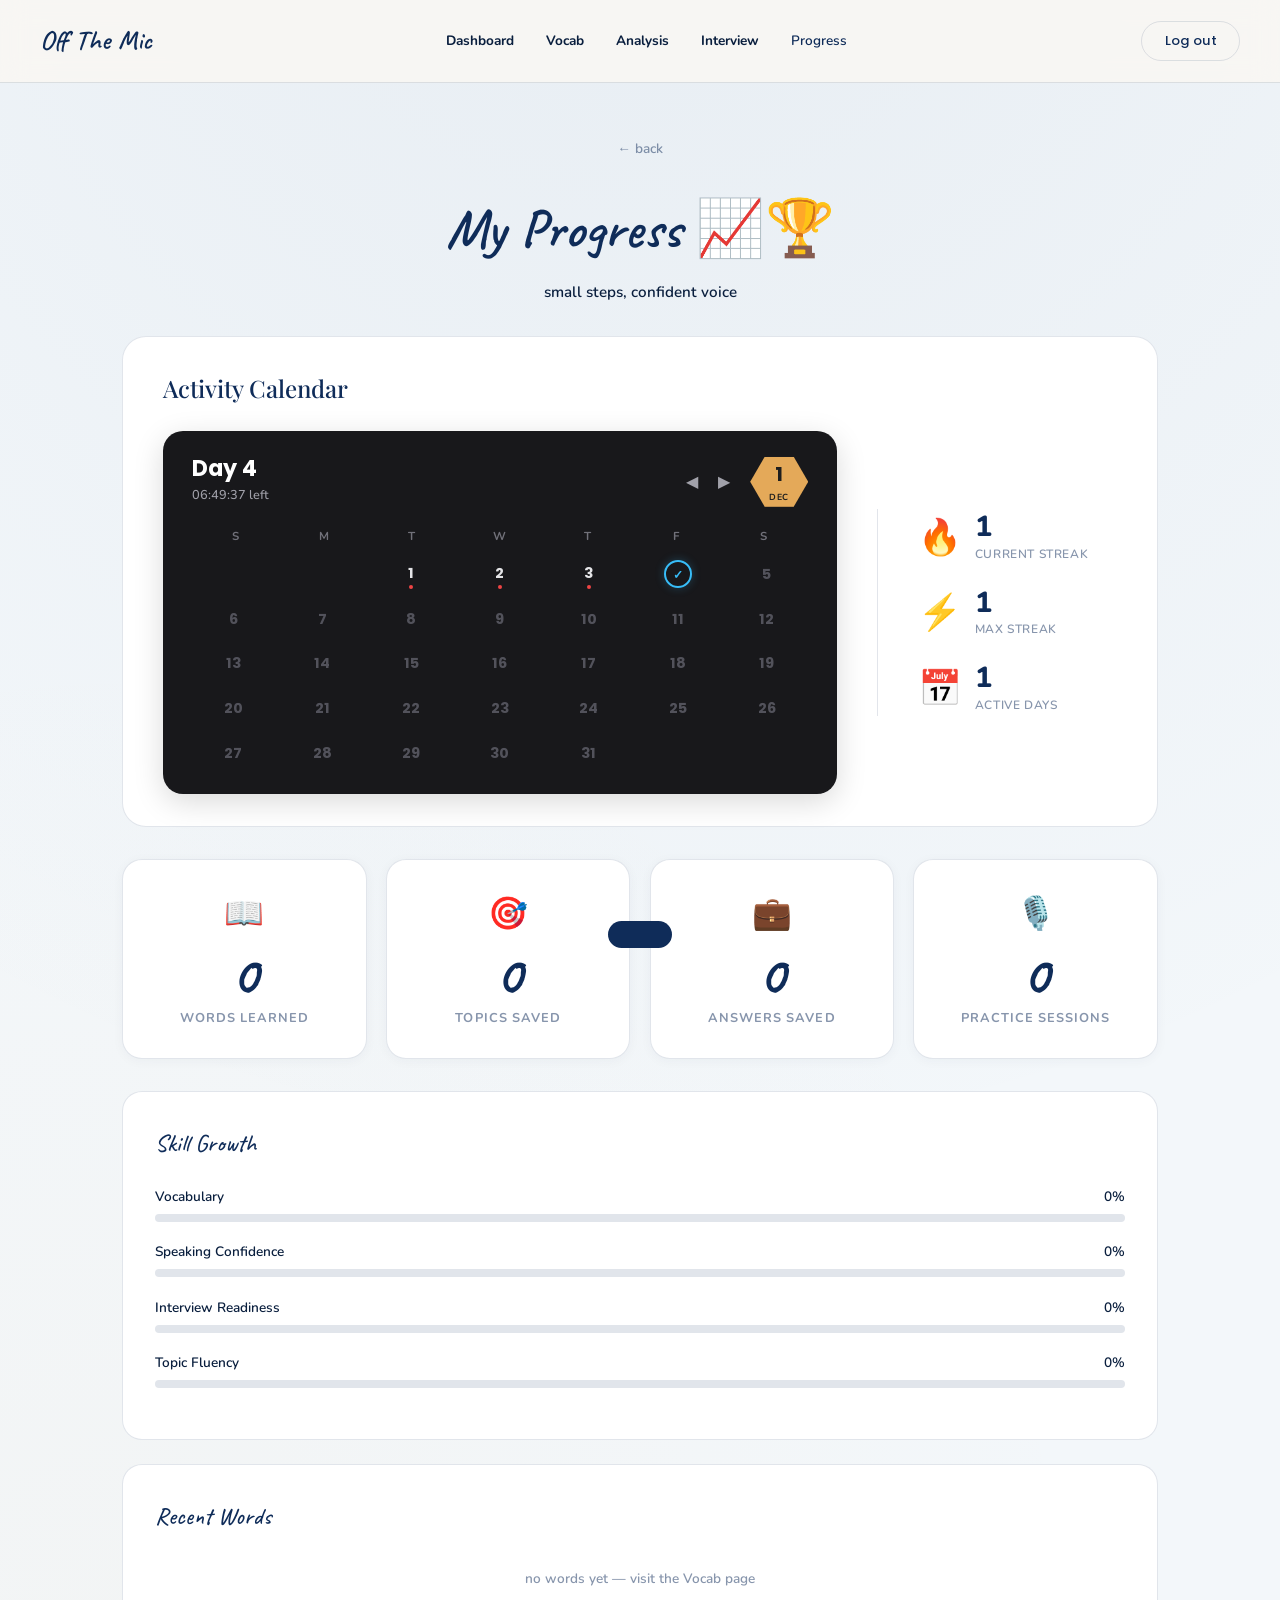
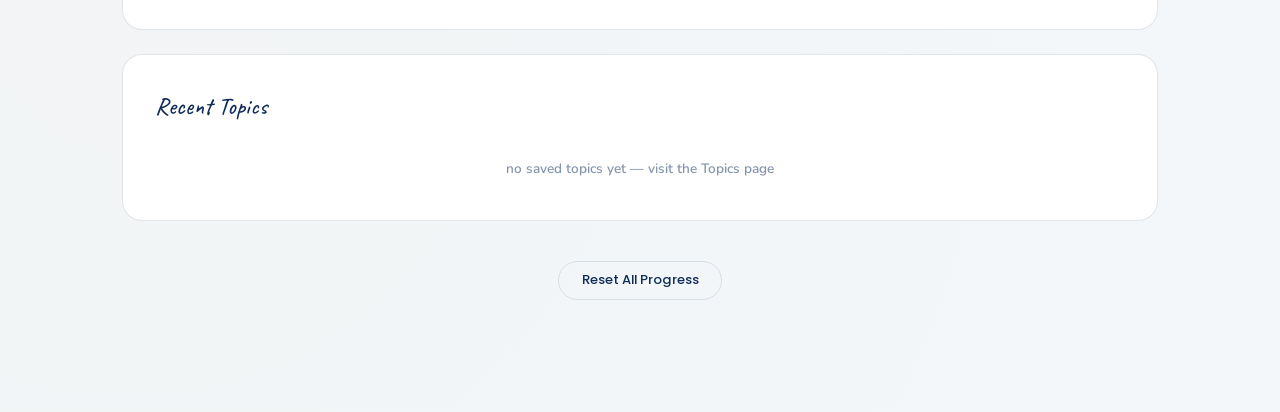
<file: progress.html>
<!DOCTYPE html>
<html lang="en">
<head>
  <meta charset="UTF-8" />
  <meta name="viewport" content="width=device-width, initial-scale=1.0" />
  <title>Progress — Off The Mic</title>
  <link rel="stylesheet" href="style.css" />
</head>
<body>
  <nav>
    <a href="dashboard.html" class="nav-brand">Off The Mic</a>
    <ul class="nav-links">
      <li><a href="dashboard.html">Dashboard</a></li>
      <li><a href="vocab.html">Vocab</a></li>
      <li><a href="analysis.html">Analysis</a></li>
      <li><a href="interview.html">Interview</a></li>
      <li><a href="progress.html" style="font-weight:600;color:var(--text);">Progress</a></li>
    </ul>
    <a href="login.html" class="btn btn-outline btn-sm" id="logout-link">Log out</a>
  </nav>

  <div class="page-wrapper">
    <div class="page-header fade-in-1">
      <a href="dashboard.html" class="back-link">← back</a>
      <h2>My Progress 📈🏆</h2>
      <p>small steps, confident voice</p>
    </div>

    <div class="container-wide">
      <!-- STREAK ACTIVITY CALENDAR -->
      <div class="progress-section fade-in-2" style="background: var(--card); border: 1px solid var(--border); border-radius: 24px; padding: 2rem 2.5rem; margin-bottom: 2rem;">
        <h3 style="font-family: 'Playfair Display', serif; font-size: 1.5rem; margin-bottom: 1.5rem; color: var(--text);">Activity Calendar</h3>
        
        <div class="leetcode-layout" style="display: flex; gap: 2.5rem; align-items: center; flex-wrap: wrap;">
          <!-- Monthly Streak Calendar -->
          <div style="flex: 1; min-width: 320px;">
            <div class="streak-calendar-card" style="background: #18181B; color: #FFFFFF; border-radius: 20px; padding: 1.5rem 1.8rem; box-shadow: 0 8px 30px rgba(0,0,0,0.15); position: relative; overflow: visible;">
              
              <!-- Calendar Header -->
              <div style="display: flex; justify-content: space-between; align-items: center; margin-bottom: 1.2rem;">
                <div style="text-align: left;">
                  <h4 id="calendar-day-title" style="font-family: 'Poppins', sans-serif; font-size: 1.4rem; font-weight: 700; color: #FFFFFF; margin: 0; line-height: 1.2;">Day —</h4>
                  <span id="calendar-time-left" style="font-size: 0.8rem; color: #A1A1AA; font-weight: 500;">— left</span>
                </div>
                
                <div style="display: flex; align-items: center; gap: 12px;">
                  <!-- Nav arrows -->
                  <div style="display: flex; gap: 4px;">
                    <button onclick="prevMonth()" style="background: transparent; border: none; color: #A1A1AA; font-size: 1rem; cursor: pointer; padding: 4px 8px; transition: color 0.2s;" onmouseover="this.style.color='#FFFFFF'" onmouseout="this.style.color='#A1A1AA'">◀</button>
                    <button onclick="nextMonth()" style="background: transparent; border: none; color: #A1A1AA; font-size: 1rem; cursor: pointer; padding: 4px 8px; transition: color 0.2s;" onmouseover="this.style.color='#FFFFFF'" onmouseout="this.style.color='#A1A1AA'">▶</button>
                  </div>
                  
                  <!-- Hexagon Streak Badge -->
                  <div class="streak-hexagon-badge" style="width: 58px; height: 50px; position: relative; background: #e4a959; clip-path: polygon(25% 0%, 75% 0%, 100% 50%, 75% 100%, 25% 100%, 0% 50%); display: flex; flex-direction: column; align-items: center; justify-content: center; color: #1e1e1e; font-weight: 700; box-shadow: 0 4px 10px rgba(228, 169, 89, 0.3);">
                    <span id="badge-streak-val" style="font-size: 1.25rem; font-family: 'Poppins', sans-serif; line-weight: 1.1; margin-top: -2px;">0</span>
                    <span id="badge-month-lbl" style="font-size: 0.55rem; text-transform: uppercase; letter-spacing: 0.5px;">JUN</span>
                  </div>
                </div>
              </div>
              
              <!-- Weekday labels -->
              <div style="display: grid; grid-template-columns: repeat(7, 1fr); text-align: center; font-size: 0.72rem; color: #71717A; font-weight: 700; text-transform: uppercase; margin-bottom: 0.8rem; letter-spacing: 0.5px;">
                <span>S</span>
                <span>M</span>
                <span>T</span>
                <span>W</span>
                <span>T</span>
                <span>F</span>
                <span>S</span>
              </div>
              
              <!-- Days grid -->
              <div id="calendar-days-grid" style="display: grid; grid-template-columns: repeat(7, 1fr); row-gap: 0.8rem; column-gap: 0.4rem; justify-items: center; align-items: center;">
                <!-- Dynamically populated day cells -->
              </div>
              
            </div>
          </div>
          
          <!-- Side Stats panel -->
          <div style="flex: 0 0 240px; display: flex; flex-direction: column; gap: 1.2rem; border-left: 1.5px solid var(--border); padding-left: 2.5rem;">
            <div style="display: flex; align-items: center; gap: 0.8rem;">
              <span style="font-size: 2.2rem;">🔥</span>
              <div style="display: flex; flex-direction: column; text-align: left;">
                <span id="current-streak" style="font-size: 1.8rem; font-weight: 800; color: var(--text); line-height: 1.2;">0</span>
                <span style="font-size: 0.75rem; color: var(--muted); text-transform: uppercase; letter-spacing: 0.05em;">Current Streak</span>
              </div>
            </div>
            <div style="display: flex; align-items: center; gap: 0.8rem;">
              <span style="font-size: 2.2rem;">⚡</span>
              <div style="display: flex; flex-direction: column; text-align: left;">
                <span id="max-streak" style="font-size: 1.8rem; font-weight: 800; color: var(--text); line-height: 1.2;">0</span>
                <span style="font-size: 0.75rem; color: var(--muted); text-transform: uppercase; letter-spacing: 0.05em;">Max Streak</span>
              </div>
            </div>
            <div style="display: flex; align-items: center; gap: 0.8rem;">
              <span style="font-size: 2.2rem;">📅</span>
              <div style="display: flex; flex-direction: column; text-align: left;">
                <span id="total-active" style="font-size: 1.8rem; font-weight: 800; color: var(--text); line-height: 1.2;">0</span>
                <span style="font-size: 0.75rem; color: var(--muted); text-transform: uppercase; letter-spacing: 0.05em;">Active Days</span>
              </div>
            </div>
          </div>
        </div>
      </div>

      <!-- STATS GRID -->
      <div class="stats-grid fade-in-3">
        <div class="stat-card">
          <div class="stat-icon">📖</div>
          <div class="stat-value" id="stat-words">0</div>
          <div class="stat-label">Words Learned</div>
        </div>
        <div class="stat-card">
          <div class="stat-icon">🎯</div>
          <div class="stat-value" id="stat-topics">0</div>
          <div class="stat-label">Topics Saved</div>
        </div>
        <div class="stat-card">
          <div class="stat-icon">💼</div>
          <div class="stat-value" id="stat-answers">0</div>
          <div class="stat-label">Answers Saved</div>
        </div>
        <div class="stat-card">
          <div class="stat-icon">🎙️</div>
          <div class="stat-value" id="stat-sessions">0</div>
          <div class="stat-label">Practice Sessions</div>
        </div>
      </div>

      <!-- SKILL PROGRESS -->
      <div class="progress-section fade-in-4">
        <h3>Skill Growth</h3>

        <div class="progress-item">
          <div class="progress-item-label">
            <span>Vocabulary</span>
            <span id="prog-vocab-pct">0%</span>
          </div>
          <div class="progress-track"><div class="progress-fill" id="prog-vocab"></div></div>
        </div>

        <div class="progress-item">
          <div class="progress-item-label">
            <span>Speaking Confidence</span>
            <span id="prog-conf-pct">0%</span>
          </div>
          <div class="progress-track"><div class="progress-fill" id="prog-conf"></div></div>
        </div>

        <div class="progress-item">
          <div class="progress-item-label">
            <span>Interview Readiness</span>
            <span id="prog-int-pct">0%</span>
          </div>
          <div class="progress-track"><div class="progress-fill" id="prog-int"></div></div>
        </div>

        <div class="progress-item">
          <div class="progress-item-label">
            <span>Topic Fluency</span>
            <span id="prog-topic-pct">0%</span>
          </div>
          <div class="progress-track"><div class="progress-fill" id="prog-topic"></div></div>
        </div>
      </div>

      <!-- RECENT ACTIVITY -->
      <div class="progress-section fade-in-5">
        <h3>Recent Words</h3>
        <div id="recent-words" class="saved-list"></div>
      </div>

      <div class="progress-section fade-in-5">
        <h3>Recent Topics</h3>
        <div id="recent-topics" class="saved-list"></div>
      </div>

      <div style="text-align:center;padding:1rem 0 3rem;">
        <button class="btn btn-outline btn-sm" onclick="resetProgress()">Reset All Progress</button>
      </div>
    </div>
  </div>

  <div class="toast" id="toast"></div>
  <script src="script.js"></script>
  <script>
    async function loadProgress() {
      let learnedWords  = JSON.parse(localStorage.getItem('otm_learned_words')  || '[]');
      let savedTopics   = JSON.parse(localStorage.getItem('otm_saved_topics')   || '[]');
      let savedAnswers  = JSON.parse(localStorage.getItem('otm_saved_answers')  || '[]');
      let sessions      = parseInt(localStorage.getItem('otm_sessions') || '0');
      let streak        = parseInt(localStorage.getItem('otm_streak') || '1');
      let backendAnswersSaved = 0;

      const user = JSON.parse(localStorage.getItem('otm_user') || 'null');
      if (user && user.id) {
        try {
          const res = await apiGet(`/progress?user_id=${user.id}`);
          if (res && res.success) {
            streak = res.streak ?? streak;
            sessions = res.sessions ?? sessions;
            backendAnswersSaved = res.answers_saved ?? 0;
            
            if (res.learned_words && res.learned_words.length > learnedWords.length) {
              learnedWords = res.learned_words;
              localStorage.setItem('otm_learned_words', JSON.stringify(learnedWords));
            }
            if (res.saved_topics && res.saved_topics.length > savedTopics.length) {
              savedTopics = res.saved_topics;
              localStorage.setItem('otm_saved_topics', JSON.stringify(savedTopics));
            }
          }
        } catch (err) {
          console.warn('Backend progress fetch failed, using local storage:', err);
        }
      }

      // Update counters
      document.getElementById('stat-words').textContent      = learnedWords.length;
      document.getElementById('stat-topics').textContent     = savedTopics.length;
      document.getElementById('stat-answers').textContent    = Math.max(savedAnswers.length, backendAnswersSaved);
      document.getElementById('stat-sessions').textContent   = sessions;

      renderActivityGrid();

      // Skill percentages
      const vocabPct   = Math.min(100, Math.round(learnedWords.length / 15 * 100));
      const confPct    = Math.min(100, Math.round(sessions / 10 * 100));
      const intPct     = Math.min(100, Math.round(Math.max(savedAnswers.length, backendAnswersSaved) / 10 * 100));
      const topicPct   = Math.min(100, Math.round(savedTopics.length / 10 * 100));

      setProgress('prog-vocab', vocabPct);
      setProgress('prog-conf',  confPct);
      setProgress('prog-int',   intPct);
      setProgress('prog-topic', topicPct);

      // Recent words
      const rwList = document.getElementById('recent-words');
      if (learnedWords.length) {
        rwList.innerHTML = learnedWords.slice(-5).reverse().map(w =>
          `<div class="saved-item"><span>${w}</span><span class="topic-badge">learned</span></div>`
        ).join('');
      } else {
        rwList.innerHTML = '<p style="color:var(--muted);font-size:0.85rem;text-align:center;padding:0.5rem 0;">no words yet — visit the Vocab page</p>';
      }

      // Recent topics
      const rtList = document.getElementById('recent-topics');
      if (savedTopics.length) {
        rtList.innerHTML = savedTopics.slice(-5).reverse().map(t =>
          `<div class="saved-item"><span>${t}</span></div>`
        ).join('');
      } else {
        rtList.innerHTML = '<p style="color:var(--muted);font-size:0.85rem;text-align:center;padding:0.5rem 0;">no saved topics yet — visit the Topics page</p>';
      }

      // Increment session count for this visit
      localStorage.setItem('otm_sessions', sessions + 1);
    }

    function setProgress(id, pct) {
      document.getElementById(id + '-pct').textContent = pct + '%';
      setTimeout(() => {
        document.getElementById(id).style.width = pct + '%';
      }, 100);
    }

    let currentCalMonth = new Date().getMonth(); // 0-11
    let currentCalYear = new Date().getFullYear();

    function prevMonth() {
      currentCalMonth--;
      if (currentCalMonth < 0) {
        currentCalMonth = 11;
        currentCalYear--;
      }
      renderActivityGrid();
    }

    function nextMonth() {
      currentCalMonth++;
      if (currentCalMonth > 11) {
        currentCalMonth = 0;
        currentCalYear++;
      }
      renderActivityGrid();
    }

    function updateCountdown() {
      const now = new Date();
      const midnight = new Date(now.getFullYear(), now.getMonth(), now.getDate() + 1);
      const diffMs = midnight - now;
      
      const hours = Math.floor(diffMs / 3600000);
      const minutes = Math.floor((diffMs % 3600000) / 60000);
      const seconds = Math.floor((diffMs % 60000) / 1000);
      
      const timeStr = `${hours.toString().padStart(2, '0')}:${minutes.toString().padStart(2, '0')}:${seconds.toString().padStart(2, '0')} left`;
      
      const timeLeftEl = document.getElementById('calendar-time-left');
      if (timeLeftEl) {
        timeLeftEl.textContent = timeStr;
      }
    }
    
    // Start interval
    setInterval(updateCountdown, 1000);
    updateCountdown();

    function renderActivityGrid() {
      const grid = document.getElementById('calendar-days-grid');
      if (!grid) return;
      grid.innerHTML = '';
      
      const activities = JSON.parse(localStorage.getItem('otm_activity_dates') || '{}');
      const streak = parseInt(localStorage.getItem('otm_streak') || '0');
      const maxStreak = parseInt(localStorage.getItem('otm_max_streak') || streak);
      
      document.getElementById('current-streak').textContent = streak;
      document.getElementById('max-streak').textContent = maxStreak;
      
      // Calculate active days
      const activeDays = Object.keys(activities).filter(d => activities[d] > 0).length;
      document.getElementById('total-active').textContent = activeDays;
      
      // Update badge streak value & month label
      document.getElementById('badge-streak-val').textContent = streak;
      const monthNamesShort = ["Jan", "Feb", "Mar", "Apr", "May", "Jun", "Jul", "Aug", "Sep", "Oct", "Nov", "Dec"];
      document.getElementById('badge-month-lbl').textContent = monthNamesShort[currentCalMonth];
      
      // Title: "Day [Today's Date]"
      const todayDate = new Date();
      document.getElementById('calendar-day-title').textContent = `Day ${todayDate.getDate()}`;
      
      // Determine first day of month (0 = Sun, 1 = Mon, etc.)
      const firstDay = new Date(currentCalYear, currentCalMonth, 1).getDay();
      
      // Number of days in month
      const totalDays = new Date(currentCalYear, currentCalMonth + 1, 0).getDate();
      
      // Render empty slots for weekdays preceding the 1st of the month
      for (let i = 0; i < firstDay; i++) {
        const emptyCell = document.createElement('div');
        emptyCell.style.width = '32px';
        emptyCell.style.height = '32px';
        grid.appendChild(emptyCell);
      }
      
      // Render the day cells
      for (let day = 1; day <= totalDays; day++) {
        const cell = document.createElement('div');
        cell.style.width = '32px';
        cell.style.height = '32px';
        cell.style.position = 'relative';
        cell.style.display = 'flex';
        cell.style.flexDirection = 'column';
        cell.style.alignItems = 'center';
        cell.style.justifyContent = 'center';
        cell.style.fontSize = '0.9rem';
        cell.style.fontWeight = '700';
        cell.style.fontFamily = "'Poppins', sans-serif";
        
        // Date formats
        const currentDate = new Date(currentCalYear, currentCalMonth, day);
        const dateIso = currentDate.getFullYear() + '-' + String(currentDate.getMonth() + 1).padStart(2, '0') + '-' + String(currentDate.getDate()).padStart(2, '0');
        const hasActivity = (activities[dateIso] || 0) > 0;
        
        // Clean today comparison
        const isToday = currentDate.toDateString() === todayDate.toDateString();
        const isPast = currentDate < todayDate && !isToday;
        
        if (isToday) {
          if (hasActivity) {
            // Render checked circle
            cell.innerHTML = `
              <div class="checked-circle" style="width: 28px; height: 28px; border-radius: 50%; border: 2.5px solid #38bdf8; display: flex; align-items: center; justify-content: center; color: #38bdf8; font-size: 0.75rem; font-weight: 900; box-shadow: 0 0 10px rgba(56, 189, 248, 0.25);">✓</div>
            `;
          } else {
            // Render green circle for today to be completed
            cell.innerHTML = `
              <div class="green-today" style="width: 28px; height: 28px; border-radius: 50%; background: #10b981; display: flex; align-items: center; justify-content: center; color: #FFFFFF; font-size: 0.85rem; font-weight: 700; box-shadow: 0 0 12px rgba(16, 185, 129, 0.4);">${day}</div>
            `;
          }
        } else if (isPast) {
          if (hasActivity) {
            // Checked circle
            cell.innerHTML = `
              <div class="checked-circle" style="width: 28px; height: 28px; border-radius: 50%; border: 2.5px solid #38bdf8; display: flex; align-items: center; justify-content: center; color: #38bdf8; font-size: 0.75rem; font-weight: 900;">✓</div>
            `;
          } else {
            // Number with a red dot below it
            cell.innerHTML = `
              <span style="color: #E4E4E7; margin-bottom: 2px;">${day}</span>
              <div class="red-dot" style="width: 4px; height: 4px; border-radius: 50%; background: #ef4444; position: absolute; bottom: 1px;"></div>
            `;
          }
        } else {
          // Future day (simple grey text)
          cell.innerHTML = `<span style="color: #52525B;">${day}</span>`;
        }
        
        // Add hover tooltips
        const count = activities[dateIso] || 0;
        cell.title = `${currentDate.toLocaleDateString(undefined, { month: 'short', day: 'numeric', year: 'numeric' })}: ${count} activities`;
        
        grid.appendChild(cell);
      }
    }

    function resetProgress() {
      if (!confirm('This will clear all your saved words, topics and answers. Are you sure?')) return;
      ['otm_learned_words','otm_saved_topics','otm_saved_answers','otm_sessions','otm_streak','otm_activity_dates','otm_max_streak'].forEach(k => localStorage.removeItem(k));
      showToast('Progress reset');
      setTimeout(() => loadProgress(), 600);
    }

    loadProgress();
  </script>
</body>
</html>
</file>
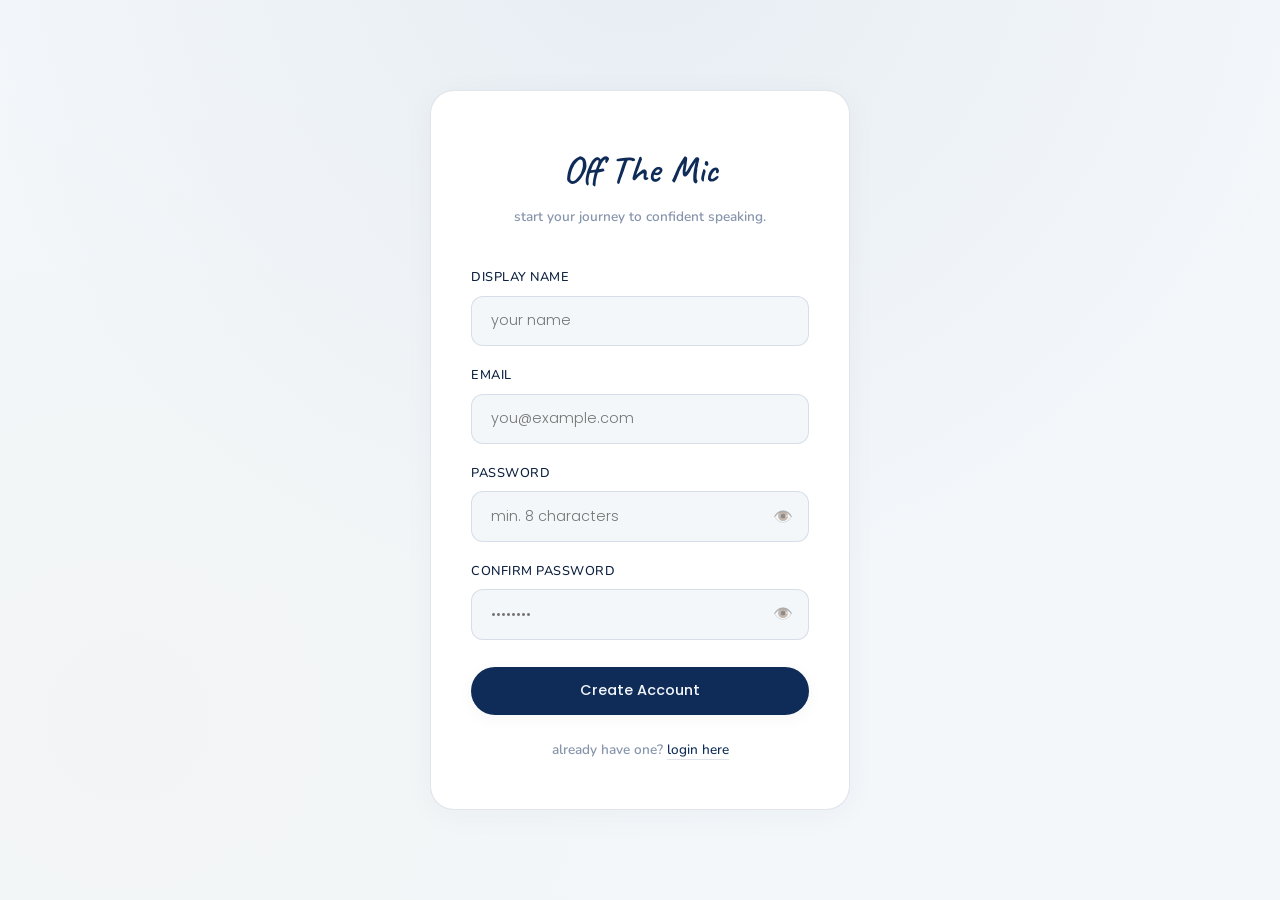
<file: signup.html>
<!DOCTYPE html>
<html lang="en">
<head>
  <meta charset="UTF-8" />
  <meta name="viewport" content="width=device-width, initial-scale=1.0" />
  <title>Sign Up — Off The Mic</title>
  <link rel="stylesheet" href="style.css" />
</head>
<body>
  <div class="auth-container">
    <div class="auth-card fade-in">
      <div class="auth-logo">Off The Mic</div>
      <p class="auth-subtitle">start your journey to confident speaking.</p>

      <div id="auth-error" class="hidden"
           style="background:#FFF0EE;border:1px solid #f0b9b0;border-radius:10px;
                  padding:0.8rem 1rem;font-size:0.83rem;color:#9b4b3e;margin-bottom:1.2rem;"></div>
      <div id="auth-success" class="hidden"
           style="background:#F0F5EF;border:1px solid #a8c09f;border-radius:10px;
                  padding:0.8rem 1rem;font-size:0.83rem;color:#3e6b45;margin-bottom:1.2rem;"></div>

      <div class="form-group">
        <label for="name">Display Name</label>
        <input type="text" id="name" placeholder="your name" autocomplete="name" />
      </div>

      <div class="form-group">
        <label for="email">Email</label>
        <input type="email" id="email" placeholder="you@example.com" autocomplete="email" />
      </div>

      <div class="form-group">
        <label for="password">Password</label>
        <div style="position:relative;">
          <input type="password" id="password" placeholder="min. 8 characters" autocomplete="new-password" style="padding-right:3rem;" />
          <button type="button" onclick="togglePassword('password','eye-pass')"
                  style="position:absolute;right:1rem;top:50%;transform:translateY(-50%);
                         background:none;border:none;cursor:pointer;color:var(--muted);
                         font-size:1rem;padding:0;line-height:1;">
            <span id="eye-pass">👁️</span>
          </button>
        </div>
      </div>

      <div class="form-group">
        <label for="confirm">Confirm Password</label>
        <div style="position:relative;">
          <input type="password" id="confirm" placeholder="••••••••" autocomplete="new-password" style="padding-right:3rem;" />
          <button type="button" onclick="togglePassword('confirm','eye-confirm')"
                  style="position:absolute;right:1rem;top:50%;transform:translateY(-50%);
                         background:none;border:none;cursor:pointer;color:var(--muted);
                         font-size:1rem;padding:0;line-height:1;">
            <span id="eye-confirm">👁️</span>
          </button>
        </div>
      </div>

      <button class="btn btn-primary" id="signup-btn"
              style="width:100%;justify-content:center;margin-top:0.5rem;"
              onclick="handleSignup()">
        Create Account
      </button>

      <p class="auth-switch">already have one? <a href="login.html">login here</a></p>
    </div>
  </div>

  <div class="toast" id="toast"></div>
  <script src="script.js"></script>
  <script>
    const API = API_BASE;

    async function handleSignup() {
      const name     = document.getElementById('name').value.trim();
      const email    = document.getElementById('email').value.trim();
      const password = document.getElementById('password').value;
      const confirm  = document.getElementById('confirm').value;
      const errBox   = document.getElementById('auth-error');
      const okBox    = document.getElementById('auth-success');
      const btn      = document.getElementById('signup-btn');

      errBox.classList.add('hidden');
      okBox.classList.add('hidden');

      if (!name || !email || !password) {
        errBox.textContent = 'Please fill in all fields.';
        errBox.classList.remove('hidden');
        return;
      }
      if (password.length < 8) {
        errBox.textContent = 'Password must be at least 8 characters.';
        errBox.classList.remove('hidden');
        return;
      }
      if (password !== confirm) {
        errBox.textContent = 'Passwords do not match.';
        errBox.classList.remove('hidden');
        return;
      }

      btn.textContent = 'Creating account…';
      btn.disabled    = true;

      try {
        const res = await fetch(`${API}/auth/signup`, {
          method:  'POST',
          headers: { 'Content-Type': 'application/json' },
          body:    JSON.stringify({ email, password, display_name: name }),
        });
        const data = await res.json();

        if (!data.success) {
          errBox.textContent = data.message;
          errBox.classList.remove('hidden');
          btn.textContent = 'Create Account';
          btn.disabled    = false;
          return;
        }

        okBox.textContent = 'Account created! Redirecting to login…';
        okBox.classList.remove('hidden');
        showToast('Welcome to Off The Mic! ✦');
        setTimeout(() => window.location.href = 'login.html', 1400);

      } catch (err) {
        errBox.textContent = 'Could not connect to server. Is the backend running?';
        errBox.classList.remove('hidden');
        btn.textContent = 'Create Account';
        btn.disabled    = false;
      }
    }

    document.addEventListener('keydown', e => {
      if (e.key === 'Enter') handleSignup();
    });
  </script>
</body>
</html>
</file>
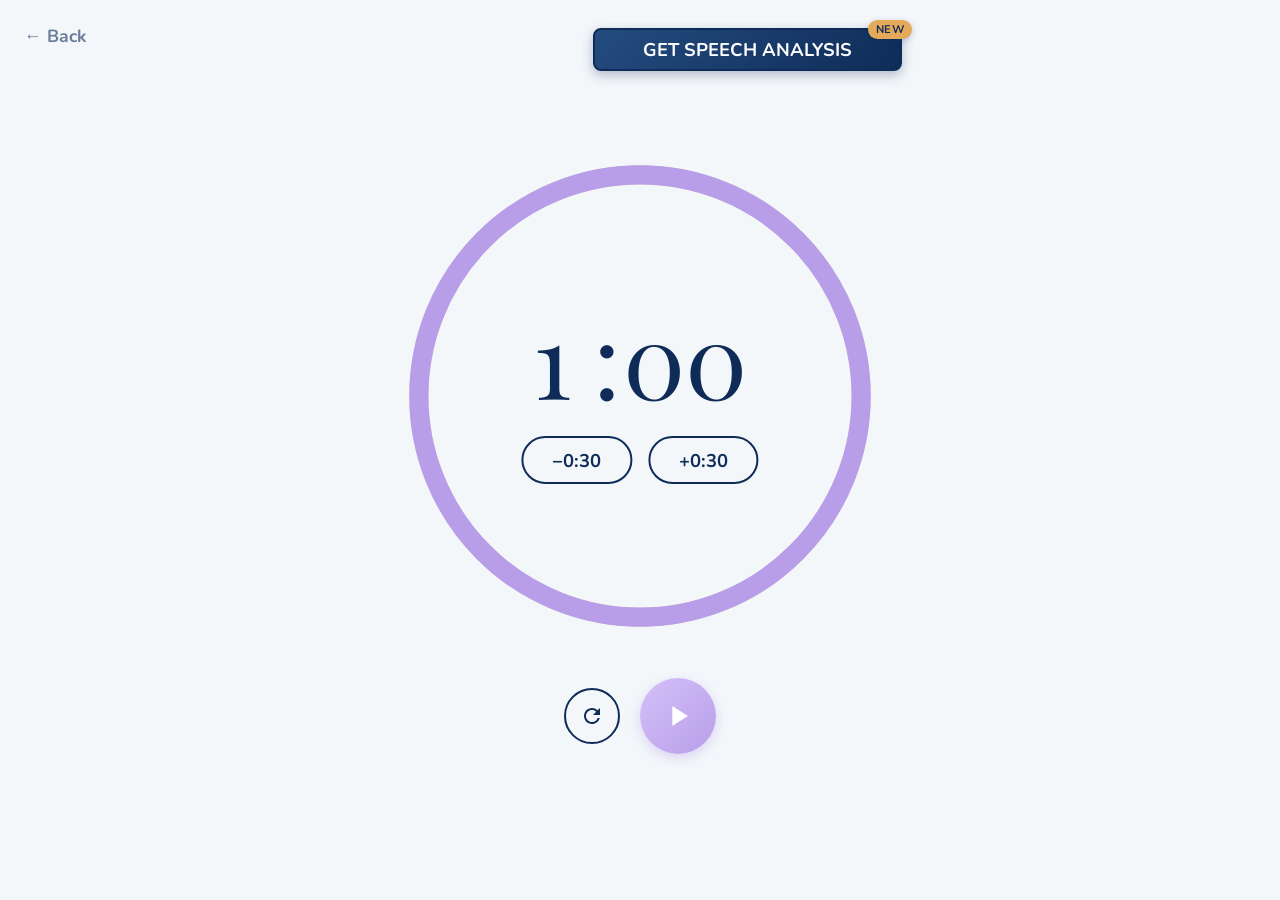
<file: timer.html>
<!DOCTYPE html>
<html lang="en">
<head>
    <meta charset="UTF-8">
    <meta name="viewport" content="width=device-width, initial-scale=1.0">
    <title>Speech Timer — Off The Mic</title>
    <link rel="preconnect" href="https://fonts.googleapis.com">
    <link rel="preconnect" href="https://fonts.gstatic.com" crossorigin>
    <link href="https://fonts.googleapis.com/css2?family=Playfair+Display:ital,wght@0,400;0,700;1,400&family=Nunito:wght@400;600;700;800&display=swap" rel="stylesheet">
    <style>
        * {
            margin: 0;
            padding: 0;
            box-sizing: border-box;
        }

        body {
            background-color: #F3F7FA;
            color: #0F2C59;
            font-family: 'Nunito', sans-serif;
            min-height: 100vh;
            display: flex;
            flex-direction: column;
            align-items: center;
            justify-content: center;
        }

        .brand-badge {
            position: fixed;
            top: 1rem;
            right: 1.5rem;
            width: 330px;
            height: auto;
            opacity: 0.8;
            z-index: 10;
        }

        .speech-analysis-btn {
            position: fixed;
            top: 1.75rem;
            right: calc(330px + 1.5rem + 1.5rem);
            display: inline-block;
            padding: 0.45rem 3rem;
            font-family: 'Nunito', sans-serif;
            font-size: 1.15rem;
            font-weight: 700;
            color: #FFFFFF;
            background: linear-gradient(135deg, #244C7E, #0F2C59);
            border: 2px solid #0F2C59;
            border-radius: 8px;
            text-decoration: none;
            cursor: pointer;
            box-shadow: 0 4px 12px rgba(15, 44, 89, 0.3);
            transition: transform 0.1s ease, box-shadow 0.1s ease;
            z-index: 10;
        }

        .speech-analysis-new-badge {
            position: absolute;
            top: -10px;
            right: -12px;
            padding: 2px 8px;
            font-family: 'Nunito', sans-serif;
            font-size: 0.7rem;
            font-weight: 700;
            color: #0F2C59;
            background: #e4a959;
            border-radius: 10px;
            letter-spacing: 0.5px;
            box-shadow: 0 2px 6px rgba(15, 44, 89, 0.25);
            z-index: 11;
        }

        .speech-analysis-btn:hover {
            transform: scale(1.03);
            box-shadow: 0 6px 16px rgba(26, 60, 52, 0.45);
        }

        .speech-analysis-btn:active {
            transform: scale(0.97);
        }

        .back-link {
            position: fixed;
            top: 1.5rem;
            left: 1.5rem;
            font-family: 'Nunito', sans-serif;
            font-size: 1.1rem;
            font-weight: 700;
            color: #0F2C59;
            text-decoration: none;
            opacity: 0.6;
            transition: opacity 0.2s ease;
            z-index: 10;
        }

        .back-link:hover {
            opacity: 1;
        }

        .timer-container {
            display: flex;
            flex-direction: column;
            align-items: center;
            gap: 2rem;
            animation: fadeIn 0.6s ease forwards;
        }

        @keyframes fadeIn {
            from { opacity: 0; transform: translateY(10px); }
            to { opacity: 1; transform: translateY(0); }
        }

        .topic-wrapper {
            display: flex;
            flex-direction: column;
            align-items: center;
        }

        .topic-wrapper:empty {
            display: none;
        }

        .topic-label {
            font-family: 'Nunito', sans-serif;
            font-size: 0.8rem;
            font-weight: 500;
            color: #999;
            text-transform: uppercase;
            letter-spacing: 0.05em;
            margin-bottom: 0.25rem;
        }

        .topic-heading {
            font-family: 'Playfair Display', serif;
            font-size: 2rem;
            color: #0F2C59;
            text-align: center;
            max-width: 500px;
            line-height: 1.3;
        }

        /* --- Ring --- */
        .ring-wrapper {
            position: relative;
            width: 500px;
            height: 500px;
        }

        .ring-svg {
            width: 100%;
            height: 100%;
            transform: rotate(-90deg);
        }

        .ring-track {
            fill: none;
            stroke: #E8E0D0;
            stroke-width: 10;
        }

        .ring-progress {
            fill: none;
            stroke: #B89EE8;
            stroke-width: 10;
            stroke-linecap: round;
            stroke-dasharray: 722.57;
            stroke-dashoffset: 0;
            transition: stroke-dashoffset 0.3s linear, stroke 0.3s ease;
        }

        .ring-progress.finished {
            stroke: #E85D5D;
            animation: pulseRing 1s ease-in-out infinite;
        }

        @keyframes pulseRing {
            0%, 100% { opacity: 1; }
            50% { opacity: 0.4; }
        }

        /* --- Time Display --- */
        .time-display {
            position: absolute;
            top: 42%;
            left: 50%;
            transform: translate(-50%, -50%);
            font-family: 'Playfair Display', serif;
            font-size: 6.5rem;
            color: #0F2C59;
            display: flex;
            align-items: baseline;
            user-select: none;
            transition: top 0.3s ease;
        }

        .ring-wrapper.running .time-display {
            top: 50%;
        }

        .time-display.finished {
            color: #E85D5D;
            animation: pulseText 1s ease-in-out infinite;
        }

        @keyframes pulseText {
            0%, 100% { opacity: 1; }
            50% { opacity: 0.4; }
        }

        .time-digit {
            outline: none;
            border-radius: 4px;
            padding: 0 2px;
            min-width: 1ch;
            caret-color: #B89EE8;
        }

        .time-digit.editable:focus {
            background: rgba(184, 158, 232, 0.15);
        }

        .time-colon {
            pointer-events: none;
        }

        /* --- Increment Buttons --- */
        .increment-row {
            position: absolute;
            top: 58%;
            left: 50%;
            transform: translate(-50%, 0);
            display: flex;
            gap: 1rem;
            transition: opacity 0.3s ease;
        }

        .ring-wrapper.running .increment-row {
            opacity: 0;
            pointer-events: none;
        }

        .increment-btn {
            font-family: 'Nunito', sans-serif;
            font-size: 1.15rem;
            font-weight: 700;
            color: #0F2C59;
            background: transparent;
            border: 2px solid #0F2C59;
            border-radius: 50px;
            padding: 0.6rem 1.8rem;
            cursor: pointer;
            transition: background 0.2s ease, color 0.2s ease, opacity 0.2s ease;
        }

        .increment-btn:hover:not(:disabled) {
            background: #0F2C59;
            color: #F3F7FA;
        }

        .increment-btn:disabled {
            opacity: 0.35;
            cursor: not-allowed;
        }

        /* --- Control Buttons --- */
        .controls-row {
            display: flex;
            gap: 1.25rem;
            align-items: center;
        }

        .play-btn {
            width: 76px;
            height: 76px;
            border-radius: 50%;
            border: none;
            background: linear-gradient(135deg, #D4C0F9, #B89EE8);
            cursor: pointer;
            display: flex;
            align-items: center;
            justify-content: center;
            box-shadow: 0 4px 12px rgba(184, 158, 232, 0.4);
            transition: transform 0.1s ease, box-shadow 0.1s ease;
        }

        .play-btn:hover {
            transform: scale(1.05);
            box-shadow: 0 6px 16px rgba(184, 158, 232, 0.5);
        }

        .play-btn:active {
            transform: scale(0.95);
        }

        .play-btn svg {
            width: 34px;
            height: 34px;
            fill: #FFFFFF;
        }

        .reset-btn {
            width: 56px;
            height: 56px;
            border-radius: 50%;
            border: 2px solid #0F2C59;
            background: transparent;
            cursor: pointer;
            display: flex;
            align-items: center;
            justify-content: center;
            transition: background 0.2s ease, transform 0.1s ease;
        }

        .reset-btn:hover {
            background: #0F2C59;
        }

        .reset-btn:hover svg {
            fill: #FFFFFF;
        }

        .reset-btn:active {
            transform: scale(0.95);
        }

        .reset-btn svg {
            width: 24px;
            height: 24px;
            fill: #0F2C59;
            transition: fill 0.2s ease;
        }

        /* --- Responsive --- */
        @media (max-width: 1024px) and (orientation: portrait) {
            .brand-badge { width: 180px; top: 0.5rem; right: 0.5rem; }
            body { justify-content: flex-start; padding-top: 5rem; }
            .speech-analysis-btn {
                position: relative;
                top: auto;
                right: auto;
                padding: 0.3rem 1.5rem;
                font-size: 0.95rem;
                margin: 0 auto 1.5rem;
                align-self: center;
            }
        }

        @media (max-width: 768px) {
            .brand-badge { width: 180px; top: 0.5rem; right: 0.5rem; }
            .ring-wrapper { width: 425px; height: 425px; }
            .time-display { font-size: 4rem; }
            body { justify-content: flex-start; padding-top: 5rem; }
            .speech-analysis-btn {
                position: relative;
                top: auto;
                right: auto;
                padding: 0.3rem 1.5rem;
                font-size: 0.95rem;
                margin: 0 auto 1.5rem;
                align-self: center;
            }
        }

        @media (max-width: 480px) {
            .brand-badge { width: 120px; top: 0.5rem; right: 0.5rem; }
            .ring-wrapper { width: 350px; height: 350px; }
            .time-display { font-size: 3.5rem; }
            .play-btn { width: 56px; height: 56px; }
            .play-btn svg { width: 24px; height: 24px; }
            .reset-btn { width: 42px; height: 42px; }
            .reset-btn svg { width: 18px; height: 18px; }
            .increment-btn { font-size: 0.9rem; padding: 0.4rem 1.1rem; }
            .back-link { top: 1rem; left: 1rem; font-size: 1rem; }
            .topic-heading { font-size: 1.4rem; max-width: 300px; }
            .topic-label { font-size: 0.7rem; }
            .speech-analysis-btn { padding: 0.25rem 1.2rem; font-size: 0.85rem; margin: 0 auto 1rem; }
        }
    </style>
</head>
<body>
    <a href="analysis.html" class="speech-analysis-btn">GET SPEECH ANALYSIS<span class="speech-analysis-new-badge">NEW</span></a>
    <a href="javascript:history.back()" class="back-link">&larr; Back</a>

    <div class="timer-container">
        <div class="topic-wrapper" id="topicWrapper">
            <span class="topic-label">Topic:</span>
            <div class="topic-heading" id="topicHeading"></div>
        </div>
        <div class="ring-wrapper">
            <svg class="ring-svg" viewBox="0 0 260 260">
                <circle class="ring-track" cx="130" cy="130" r="115" />
                <circle class="ring-progress" id="ringProgress" cx="130" cy="130" r="115" />
            </svg>
            <div class="time-display" id="timeDisplay">
                <span class="time-digit editable" id="minuteDigit" contenteditable="true">1</span>
                <span class="time-colon">:</span>
                <span class="time-digit editable" id="secondDigit" contenteditable="true">00</span>
            </div>
            <div class="increment-row" id="incrementRow">
                <button class="increment-btn" id="sub30Btn">&minus;0:30</button>
                <button class="increment-btn" id="add30Btn">+0:30</button>
            </div>
        </div>

        <div class="controls-row">
            <button class="reset-btn" id="resetBtn" title="Reset">
                <svg viewBox="0 0 24 24"><path d="M17.65 6.35A7.958 7.958 0 0 0 12 4C7.58 4 4.01 7.58 4.01 12S7.58 20 12 20c3.73 0 6.84-2.55 7.73-6h-2.08A5.99 5.99 0 0 1 12 18c-3.31 0-6-2.69-6-6s2.69-6 6-6c1.66 0 3.14.69 4.22 1.78L13 11h7V4l-2.35 2.35z"/></svg>
            </button>
            <button class="play-btn" id="playBtn" title="Play">
                <svg id="playIcon" viewBox="0 0 24 24"><path d="M8 5v14l11-7z"/></svg>
                <svg id="pauseIcon" viewBox="0 0 24 24" style="display:none"><path d="M6 19h4V5H6v14zm8-14v14h4V5h-4z"/></svg>
            </button>
        </div>
    </div>

    <script>
        // --- Topic from URL ---
        (function() {
            var params = new URLSearchParams(window.location.search);
            var topic = params.get('topic');
            if (topic) {
                document.getElementById('topicHeading').textContent = topic;
            } else {
                document.getElementById('topicWrapper').style.display = 'none';
            }
        })();

        // --- State ---
        var urlDuration = parseInt(new URLSearchParams(window.location.search).get('duration'));
        var totalSeconds = urlDuration > 0 ? urlDuration : 60;
        var remainingSeconds = totalSeconds;
        var isRunning = false;
        var hasStarted = false;
        var intervalId = null;
        var isFinished = false;

        // --- DOM Elements ---
        var ringProgress = document.getElementById('ringProgress');
        var timeDisplay = document.getElementById('timeDisplay');
        var minuteDigit = document.getElementById('minuteDigit');
        var secondDigit = document.getElementById('secondDigit');
        var sub30Btn = document.getElementById('sub30Btn');
        var add30Btn = document.getElementById('add30Btn');
        var playBtn = document.getElementById('playBtn');
        var resetBtn = document.getElementById('resetBtn');
        var playIcon = document.getElementById('playIcon');
        var pauseIcon = document.getElementById('pauseIcon');

        var ringWrapper = document.querySelector('.ring-wrapper');
        var CIRCUMFERENCE = 2 * Math.PI * 115; // ~722.57

        // --- Web Audio API ---
        var audioCtx = null;

        function ensureAudioContext() {
            if (!audioCtx) {
                audioCtx = new (window.AudioContext || window.webkitAudioContext)();
            }
            if (audioCtx.state === 'suspended') {
                audioCtx.resume();
            }
        }

        function playClickSound() {
            ensureAudioContext();
            var now = audioCtx.currentTime;
            var osc = audioCtx.createOscillator();
            var gain = audioCtx.createGain();
            osc.type = 'sine';
            osc.frequency.setValueAtTime(700, now);
            gain.gain.setValueAtTime(0.1, now);
            gain.gain.exponentialRampToValueAtTime(0.001, now + 0.1);
            osc.connect(gain);
            gain.connect(audioCtx.destination);
            osc.start(now);
            osc.stop(now + 0.1);
        }

        function playStartSound() {
            ensureAudioContext();
            var now = audioCtx.currentTime;

            // Three-note ascending chime: C5 → E5 → G5
            var notes = [523, 659, 784];
            notes.forEach(function(freq, i) {
                var t = now + i * 0.12;
                var osc = audioCtx.createOscillator();
                var gain = audioCtx.createGain();
                osc.type = 'sine';
                osc.frequency.setValueAtTime(freq, t);
                gain.gain.setValueAtTime(0, t);
                gain.gain.linearRampToValueAtTime(0.18, t + 0.02);
                gain.gain.exponentialRampToValueAtTime(0.001, t + 0.4);
                osc.connect(gain);
                gain.connect(audioCtx.destination);
                osc.start(t);
                osc.stop(t + 0.4);

                // Layered harmonic for richness
                var osc2 = audioCtx.createOscillator();
                var gain2 = audioCtx.createGain();
                osc2.type = 'triangle';
                osc2.frequency.setValueAtTime(freq * 2, t);
                gain2.gain.setValueAtTime(0, t);
                gain2.gain.linearRampToValueAtTime(0.06, t + 0.02);
                gain2.gain.exponentialRampToValueAtTime(0.001, t + 0.3);
                osc2.connect(gain2);
                gain2.connect(audioCtx.destination);
                osc2.start(t);
                osc2.stop(t + 0.3);
            });
        }

        function playAlarm() {
            ensureAudioContext();
            var now = audioCtx.currentTime;
            var tones = [880, 1100, 880];
            // Play the 3-tone sequence 3 times with a gap between each
            for (var r = 0; r < 3; r++) {
                var repOffset = r * 0.8;
                tones.forEach(function(freq, i) {
                    var t = now + repOffset + i * 0.2;
                    var osc = audioCtx.createOscillator();
                    var gain = audioCtx.createGain();
                    osc.type = 'sine';
                    osc.frequency.setValueAtTime(freq, t);
                    gain.gain.setValueAtTime(0.15, t);
                    gain.gain.exponentialRampToValueAtTime(0.001, t + 0.18);
                    osc.connect(gain);
                    gain.connect(audioCtx.destination);
                    osc.start(t);
                    osc.stop(t + 0.2);
                });
            }
        }

        // --- Display ---
        function updateDisplay() {
            var mins = Math.floor(remainingSeconds / 60);
            var secs = remainingSeconds % 60;
            minuteDigit.textContent = String(mins);
            secondDigit.textContent = secs < 10 ? '0' + secs : String(secs);
        }

        // Trigger session progress log on timer complete
        function logPracticeSession() {
            let sessions = parseInt(localStorage.getItem('otm_sessions') || '0');
            localStorage.setItem('otm_sessions', sessions + 1);
        }

        function updateRing() {
            var progress = totalSeconds > 0 ? remainingSeconds / totalSeconds : 0;
            var offset = CIRCUMFERENCE * (1 - progress);
            ringProgress.style.strokeDashoffset = offset;
        }

        // --- Editable Time ---
        function lockEditing() {
            minuteDigit.contentEditable = 'false';
            secondDigit.contentEditable = 'false';
            minuteDigit.classList.remove('editable');
            secondDigit.classList.remove('editable');
        }

        function unlockEditing() {
            minuteDigit.contentEditable = 'true';
            secondDigit.contentEditable = 'true';
            minuteDigit.classList.add('editable');
            secondDigit.classList.add('editable');
        }

        function parseTimeFromDisplay() {
            var mins = parseInt(minuteDigit.textContent, 10) || 0;
            var secs = parseInt(secondDigit.textContent, 10) || 0;
            mins = Math.max(0, Math.min(99, mins));
            secs = Math.max(0, Math.min(59, secs));
            return mins * 60 + secs;
        }

        function commitEdit() {
            totalSeconds = parseTimeFromDisplay();
            remainingSeconds = totalSeconds;
            updateDisplay();
            updateRing();
        }

        function handleDigitKeydown(e) {
            if (e.key === 'Enter') {
                e.preventDefault();
                e.target.blur();
                return;
            }
            if (['Backspace', 'Delete', 'ArrowLeft', 'ArrowRight', 'Tab', 'Home', 'End'].indexOf(e.key) !== -1) return;
            if ((e.ctrlKey || e.metaKey) && e.key === 'a') return;
            if (!/^\d$/.test(e.key)) {
                e.preventDefault();
            }
        }

        function handleDigitBlur(e) {
            commitEdit();
        }

        function handleDigitFocus(e) {
            var range = document.createRange();
            range.selectNodeContents(e.target);
            var sel = window.getSelection();
            sel.removeAllRanges();
            sel.addRange(range);
        }

        minuteDigit.addEventListener('keydown', handleDigitKeydown);
        secondDigit.addEventListener('keydown', handleDigitKeydown);
        minuteDigit.addEventListener('blur', handleDigitBlur);
        secondDigit.addEventListener('blur', handleDigitBlur);
        minuteDigit.addEventListener('focus', handleDigitFocus);
        secondDigit.addEventListener('focus', handleDigitFocus);

        function handlePaste(e) {
            e.preventDefault();
            var text = (e.clipboardData || window.clipboardData).getData('text');
            var digits = text.replace(/\D/g, '');
            document.execCommand('insertText', false, digits);
        }
        minuteDigit.addEventListener('paste', handlePaste);
        secondDigit.addEventListener('paste', handlePaste);

        // --- Increment Buttons ---
        sub30Btn.addEventListener('click', function() {
            ensureAudioContext();
            playClickSound();
            var newTotal = Math.max(0, totalSeconds - 30);
            var diff = totalSeconds - newTotal;
            totalSeconds = newTotal;
            remainingSeconds = Math.max(0, remainingSeconds - diff);
            updateDisplay();
            updateRing();
        });

        add30Btn.addEventListener('click', function() {
            ensureAudioContext();
            playClickSound();
            totalSeconds += 30;
            remainingSeconds += 30;
            updateDisplay();
            updateRing();
        });

        function disableIncrements() {
            sub30Btn.disabled = true;
            add30Btn.disabled = true;
        }

        function enableIncrements() {
            sub30Btn.disabled = false;
            add30Btn.disabled = false;
        }

        // --- Play / Pause ---
        playBtn.addEventListener('click', function() {
            ensureAudioContext();

            if (isFinished) {
                doReset();
                return;
            }

            if (isRunning) {
                doPause();
            } else {
                doPlay();
            }
        });

        function doPlay() {
            if (remainingSeconds <= 0) return;

            var editedSeconds = parseTimeFromDisplay();
            if (editedSeconds !== remainingSeconds) {
                remainingSeconds = editedSeconds;
                totalSeconds = Math.max(totalSeconds, remainingSeconds);
                updateRing();
            }
            if (remainingSeconds <= 0) return;

            isRunning = true;
            hasStarted = true;
            lockEditing();
            disableIncrements();
            ringWrapper.classList.add('running');
            playStartSound();
            playIcon.style.display = 'none';
            pauseIcon.style.display = 'block';

            intervalId = setInterval(function() {
                remainingSeconds--;
                updateDisplay();
                updateRing();

                if (remainingSeconds <= 0) {
                    clearInterval(intervalId);
                    intervalId = null;
                    isRunning = false;
                    isFinished = true;
                    playIcon.style.display = 'block';
                    pauseIcon.style.display = 'none';
                    ringProgress.classList.add('finished');
                    timeDisplay.classList.add('finished');
                    playAlarm();
                    logPracticeSession();
                }
            }, 1000);
        }

        function doPause() {
            isRunning = false;
            clearInterval(intervalId);
            intervalId = null;
            unlockEditing();
            enableIncrements();
            ringWrapper.classList.remove('running');
            playIcon.style.display = 'block';
            pauseIcon.style.display = 'none';
        }

        function doReset() {
            isRunning = false;
            hasStarted = false;
            isFinished = false;
            if (intervalId) {
                clearInterval(intervalId);
                intervalId = null;
            }
            totalSeconds = urlDuration > 0 ? urlDuration : 60;
            remainingSeconds = totalSeconds;
            ringProgress.classList.remove('finished');
            timeDisplay.classList.remove('finished');
            unlockEditing();
            enableIncrements();
            ringWrapper.classList.remove('running');
            playIcon.style.display = 'block';
            pauseIcon.style.display = 'none';
            updateDisplay();
            updateRing();
        }

        // --- Init ---
        updateDisplay();
        updateRing();
    </script>
</body>
</html>
</file>
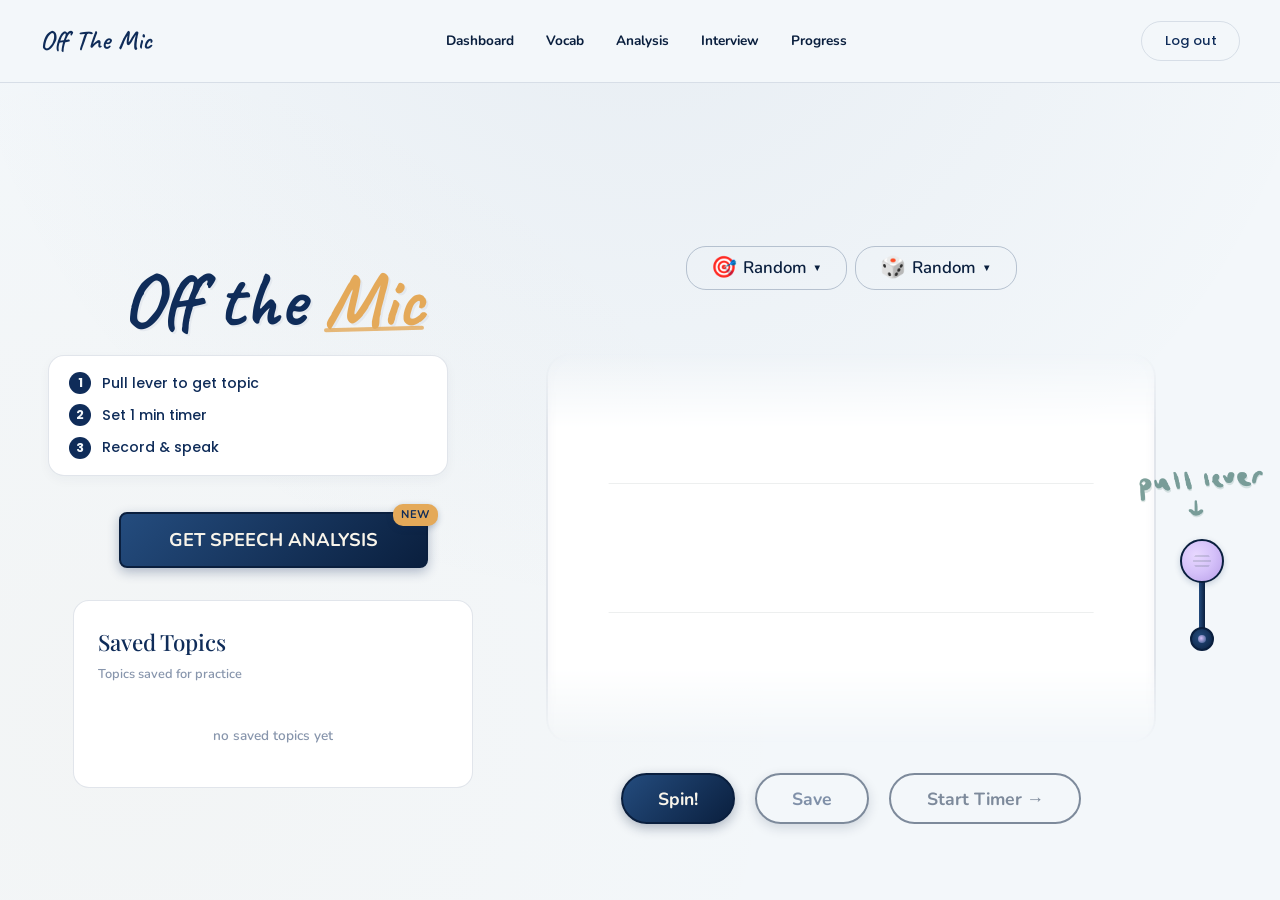
<file: topics.html>
<!DOCTYPE html>
<html lang="en">
<head>
  <meta charset="UTF-8" />
  <meta name="viewport" content="width=device-width, initial-scale=1.0" />
  <title>Random Topics — Off The Mic</title>
  <link rel="stylesheet" href="style.css" />
  <link rel="preconnect" href="https://fonts.googleapis.com">
  <link rel="preconnect" href="https://fonts.gstatic.com" crossorigin>
  <link href="https://fonts.googleapis.com/css2?family=Playfair+Display:ital,wght@0,400;0,700;1,400&family=Nunito:wght@400;600;700;800&display=swap" rel="stylesheet">
  <style>
    /* Scope navbar adjustments for slot machine pages */
    nav {
      position: fixed;
      top: 0; left: 0; right: 0;
      background: var(--bg) !important;
      border-bottom: 1px solid var(--border) !important;
    }
    .page-wrapper {
      padding-top: 100px;
      min-height: 100vh;
      display: flex;
      flex-direction: column;
      align-items: center;
      justify-content: center;
    }
  </style>
</head>
<body class="page-topics">
  <nav>
    <a href="dashboard.html" class="nav-brand">Off The Mic</a>
    <ul class="nav-links">
      <li><a href="dashboard.html">Dashboard</a></li>
      <li><a href="vocab.html">Vocab</a></li>
      <li><a href="analysis.html">Analysis</a></li>
      <li><a href="interview.html">Interview</a></li>
      <li><a href="progress.html">Progress</a></li>
    </ul>
    <a href="login.html" class="btn btn-outline btn-sm" id="logout-link">Log out</a>
  </nav>

  <div class="page-wrapper">
    <!-- Mode Tab Bar -->
    <div class="tab-bar" id="tabBar">
        <a href="interview.html" class="tab-btn" style="text-decoration:none;">Interview Prep</a>
        <a href="vocab.html" class="tab-btn" style="text-decoration:none;">Learn Vocab</a>
    </div>

    <div class="slot-machine-container">
        <!-- Left Panel: Logos and Saved Topics -->
        <div class="left-panel">
            <div class="brand-title-wrap">
                <h1 class="brand-title">Off the <span class="highlight">Mic</span></h1>
                <div class="subtitle-steps">
                    <div class="step-item"><span class="step-num">1</span> Pull lever to get topic</div>
                    <div class="step-item"><span class="step-num">2</span> Set 1 min timer</div>
                    <div class="step-item"><span class="step-num">3</span> Record & speak</div>
                </div>
            </div>
            <a href="analysis.html" class="speech-analysis-btn flash" id="speechAnalysisBtn">GET SPEECH ANALYSIS<span class="speech-analysis-new-badge">NEW</span></a>
            
            <!-- Saved Topics List inside Left Panel -->
            <div id="saved-section" style="width:100%; max-width:400px; margin-top:2rem; background:var(--card); border:1.5px solid var(--border); border-radius:16px; padding:1.5rem;">
                <h3 style="font-family:'Playfair Display', serif; font-size:1.4rem; color:var(--text); margin-bottom:0.25rem;">Saved Topics</h3>
                <p style="font-size:0.8rem; color:var(--muted); margin-bottom:1rem;">Topics saved for practice</p>
                <div class="saved-list" id="saved-list" style="max-height:220px; overflow-y:auto;">
                  <p style="color:var(--muted); font-size:0.85rem; text-align:center; padding:1rem 0;">no saved topics yet</p>
                </div>
            </div>
        </div>

        <!-- Right Panel: Filters and Slot Machine -->
        <div class="right-panel">
            <div class="dropdown-row">
                <!-- Category Dropdown -->
                <div class="cat-dropdown" id="catDropdown">
                    <button class="cat-trigger" id="catTrigger">
                        <span class="cat-icon" id="catIcon">🎯</span>
                        <span class="cat-label" id="catLabel">Random</span>
                        <span class="cat-chevron">▼</span>
                    </button>
                    <div class="cat-menu" id="catMenu">
                        <button class="cat-option selected" data-cat="random" data-icon="🎯" data-label="Random">
                            <span class="cat-icon">🎯</span> Random
                            <span class="cat-check">✓</span>
                        </button>
                        <button class="cat-option" data-cat="technology" data-icon="💻" data-label="Technology">
                            <span class="cat-icon">💻</span> Technology
                            <span class="cat-check">✓</span>
                        </button>
                        <button class="cat-option" data-cat="ai" data-icon="🤖" data-label="Artificial Intelligence">
                            <span class="cat-icon">🤖</span> AI
                            <span class="cat-check">✓</span>
                        </button>
                        <button class="cat-option" data-cat="debate" data-icon="💬" data-label="Debate">
                            <span class="cat-icon">💬</span> Debate
                            <span class="cat-check">✓</span>
                        </button>
                        <button class="cat-option" data-cat="social" data-icon="👥" data-label="Social Issues">
                            <span class="cat-icon">👥</span> Social Issues
                            <span class="cat-check">✓</span>
                        </button>
                        <button class="cat-option" data-cat="college" data-icon="🎓" data-label="College Life">
                            <span class="cat-icon">🎓</span> College Life
                            <span class="cat-check">✓</span>
                        </button>
                    </div>
                </div>

                <!-- Difficulty Dropdown -->
                <div class="diff-dropdown" id="diffDropdown">
                    <button class="diff-trigger" id="diffTrigger">
                        <span class="diff-icon" id="diffIcon">🎲</span>
                        <span class="diff-label" id="diffLabel">Random</span>
                        <span class="diff-chevron">▼</span>
                    </button>
                    <div class="diff-menu" id="diffMenu">
                        <button class="diff-option selected" data-diff="random" data-icon="🎲" data-label="Random">
                            <span class="diff-icon">🎲</span> Random
                            <span class="diff-check">✓</span>
                        </button>
                        <button class="diff-option" data-diff="beginner" data-icon="🟢" data-label="Easy">
                            <span class="diff-icon">🟢</span> Easy
                            <span class="diff-check">✓</span>
                        </button>
                        <button class="diff-option" data-diff="intermediate" data-icon="🟡" data-label="Medium">
                            <span class="diff-icon">🟡</span> Medium
                            <span class="diff-check">✓</span>
                        </button>
                        <button class="diff-option" data-diff="advanced" data-icon="🔴" data-label="Hard">
                            <span class="diff-icon">🔴</span> Hard
                            <span class="diff-check">✓</span>
                        </button>
                    </div>
                </div>
            </div>

            <!-- Slot Machine Assembly -->
            <div class="reel-assembly">
                <div class="topic-col">
                    <div class="topic-window" id="topicWindow">
                        <div class="reel-strip" id="reelStrip"></div>
                        <div class="reel-center-line" id="centerLine"></div>
                    </div>
                    <div class="desktop-btn-row">
                        <button class="spin-btn-desktop" id="desktopSpinBtn">Spin!</button>
                        <button class="spin-btn-desktop" id="desktopSaveBtn" onclick="saveTopic()" style="background:transparent; color:var(--text); margin-left:8px;" disabled>Save</button>
                        <a href="timer.html" class="timer-btn-desktop" id="desktopTimerBtn" style="margin-left:8px; pointer-events:none; opacity:0.5;">Start Timer &rarr;</a>
                    </div>
                </div>
                <div class="slot-handle" aria-hidden="true">
                    <img src="pull-lever.png" alt="Pull lever" class="pull-lever-hint" id="pullLeverHint">
                    <div class="handle-arm" id="handleArm">
                        <div class="handle-knob" id="handleKnob">
                            <div class="handle-knob-grip"></div>
                        </div>
                        <div class="handle-shaft"></div>
                    </div>
                    <div class="handle-pivot"></div>
                </div>
            </div>

            <div class="mobile-btn-row">
                <button class="mobile-spin-btn" id="mobileSpinBtn">Spin!</button>
                <a href="timer.html" class="timer-btn-mobile" id="mobileTimerBtn" style="pointer-events:none; opacity:0.5;">Timer</a>
            </div>
        </div>
    </div>
  </div>

  <div class="toast" id="toast"></div>

  <script src="script.js"></script>
  <script>
    // ── TOPIC DATA BANK (Fallback) ──────────────────────────────────
    const topicBank = {
      technology: {
        beginner:      ["Should everyone learn to code?","Is social media helpful or harmful for teens?","Are smartphones making us less social?","Should schools ban phones in class?","Do you prefer reading books or using apps to learn?"],
        intermediate:  ["How will automation change the job market in the next decade?","Is the convenience of smart home devices worth the privacy trade-off?","Should tech companies be responsible for the content users post?","How has technology changed the way we form relationships?","Can AI ever truly replace human creativity?"],
        advanced:      ["Evaluate the ethical implications of mass surveillance under the guise of national security.","To what extent should governments regulate algorithmic decision-making in public services?","Is the open-source movement sustainable in a monopolistic tech landscape?","How does digital colonialism perpetuate global inequality?","Argue for or against the idea that the metaverse will fragment rather than connect society."]
      },
      ai: {
        beginner:      ["What is artificial intelligence in simple words?","Should AI be allowed to make art?","Can a robot be your friend?","Do you trust AI recommendations?","What would you ask an AI if you could ask anything?"],
        intermediate:  ["Is AI bias a technical problem or a societal one?","Should AI-generated content be labelled?","How might AI change the way doctors diagnose illness?","What jobs do you think AI will never be able to do?","Does AI make education more or less equitable?"],
        advanced:      ["Critically assess whether large language models constitute a form of understanding or sophisticated pattern matching.","Should sentient AI have legal rights?","How should liability be assigned when autonomous AI systems cause harm?","Is the race to AGI a net positive for humanity?","Analyse the tension between AI transparency and proprietary competitive advantage."]
      },
      debate: {
        beginner:      ["Should school uniforms be mandatory?","Is homework necessary?","Should junk food be banned in schools?","Should voting age be lowered to 16?","Are zoos ethical?"],
        intermediate:  ["Should social media platforms be classified as public utilities?","Is cancel culture a force for good or harm?","Should college education be free for everyone?","Is remote work better than office work?","Should extreme sports be banned?"],
        advanced:      ["Resolved: Universal basic income is the most effective response to technological unemployment.","The right to free speech must be balanced against the duty to prevent harm — discuss.","Is civil disobedience ever morally justified?","Evaluate the claim that meritocracy is a myth that perpetuates inequality.","Resolved: Economic growth and environmental sustainability are fundamentally incompatible."]
      },
      social: {
        beginner:      ["What does community mean to you?","How can young people make a difference?","Is kindness a strength or a weakness?","What is the most important social issue facing your generation?","Should people speak out when they witness injustice?"],
        intermediate:  ["How does social media amplify or reduce social inequality?","Is charity a sustainable solution to poverty?","How should mental health education be integrated into schools?","What role does privilege play in access to opportunity?","Can art be a tool for social change?"],
        advanced:      ["To what extent does systemic racism persist in institutional structures today?","Analyse the relationship between economic precarity and political radicalisation.","Is the concept of meritocracy a barrier to genuine social mobility?","Evaluate whether humanitarian intervention is a form of neo-colonialism.","How should society balance individual liberty with collective responsibility during public health crises?"]
      },
      college: {
        beginner:      ["What is the best thing about college life?","How do you manage your time as a student?","What has been your biggest challenge in college so far?","Is college friendship different from school friendship?","What skill do you wish you learned before college?"],
        intermediate:  ["Does a college degree still guarantee career success?","How does social media affect mental health of college students?","Is student debt a personal responsibility or a systemic failure?","How important is extracurricular involvement for career prospects?","Should colleges provide mental health support as a core service?"],
        advanced:      ["Critically examine whether the traditional university model is equipped for the 21st century workforce.","Is the commodification of higher education undermining its original purpose?","Analyse the impact of prestige culture in colleges on student well-being and ethics.","How does the lack of vocational education pathways disadvantage working-class students?","Should colleges be politically neutral institutions?"]
      }
    };

    // --- State ---
    var currentDifficulty = 'random';
    var currentCategory = 'random';
    var activeTopics = getMergedTopicPool();
    var currentTopic = '';
    var isSpinning = false;
    var lastTopicIndex = -1;
    var animFrameId = null;
    var savedTopics = JSON.parse(localStorage.getItem('otm_saved_topics') || '[]');

    function getMergedTopicPool() {
      let pool = [];
      const cats = currentCategory !== 'random' ? [currentCategory] : Object.keys(topicBank);
      const diffs = currentDifficulty !== 'random' ? [currentDifficulty] : ['beginner', 'intermediate', 'advanced'];

      cats.forEach(c => {
        diffs.forEach(d => {
          if (topicBank[c] && topicBank[c][d]) {
            pool = pool.concat(topicBank[c][d]);
          }
        });
      });

      // Filter out saved topics
      let unsaved = pool.filter(topic => !savedTopics.includes(topic));

      if (unsaved.length === 0) {
        return pool.length ? pool : ["What does it mean to speak with confidence?"];
      }
      return unsaved;
    }

    // --- Web Audio API Chimes ---
    let audioCtx = null;
    function ensureAudioContext() {
        if (!audioCtx) {
            audioCtx = new (window.AudioContext || window.webkitAudioContext)();
        }
        if (audioCtx.state === 'suspended') {
            audioCtx.resume();
        }
    }

    function playTick(progress) {
        ensureAudioContext();
        const now = audioCtx.currentTime;
        const osc = audioCtx.createOscillator();
        const gain = audioCtx.createGain();
        const filter = audioCtx.createBiquadFilter();

        const freq = 1800 - progress * 900;
        osc.type = 'triangle';
        osc.frequency.setValueAtTime(freq, now);
        osc.frequency.exponentialRampToValueAtTime(freq * 0.6, now + 0.04);

        filter.type = 'bandpass';
        filter.frequency.setValueAtTime(2500, now);
        filter.Q.setValueAtTime(2, now);

        const volume = 0.08 + (1 - progress) * 0.06;
        gain.gain.setValueAtTime(volume, now);
        gain.gain.exponentialRampToValueAtTime(0.001, now + 0.05);

        osc.connect(filter);
        filter.connect(gain);
        gain.connect(audioCtx.destination);
        osc.start(now);
        osc.stop(now + 0.06);
    }

    function playLand() {
        ensureAudioContext();
        const now = audioCtx.currentTime;

        const osc1 = audioCtx.createOscillator();
        const gain1 = audioCtx.createGain();
        osc1.type = 'sine';
        osc1.frequency.setValueAtTime(880, now);
        gain1.gain.setValueAtTime(0.15, now);
        gain1.gain.exponentialRampToValueAtTime(0.001, now + 0.6);
        osc1.connect(gain1);
        gain1.connect(audioCtx.destination);
        osc1.start(now);
        osc1.stop(now + 0.65);

        const osc2 = audioCtx.createOscillator();
        const gain2 = audioCtx.createGain();
        osc2.type = 'sine';
        osc2.frequency.setValueAtTime(1320, now + 0.06);
        gain2.gain.setValueAtTime(0, now);
        gain2.gain.linearRampToValueAtTime(0.1, now + 0.06);
        gain2.gain.exponentialRampToValueAtTime(0.001, now + 0.5);
        osc2.connect(gain2);
        gain2.connect(audioCtx.destination);
        osc2.start(now);
        osc2.stop(now + 0.55);
    }

    function playHandleClunk() {
        ensureAudioContext();
        const now = audioCtx.currentTime;
        const bufferSize = audioCtx.sampleRate * 0.05;
        const buffer = audioCtx.createBuffer(1, bufferSize, audioCtx.sampleRate);
        const data = buffer.getChannelData(0);
        for (let i = 0; i < bufferSize; i++) {
            data[i] = (Math.random() * 2 - 1) * (1 - i / bufferSize);
        }

        const noise = audioCtx.createBufferSource();
        noise.buffer = buffer;

        const filter = audioCtx.createBiquadFilter();
        filter.type = 'lowpass';
        filter.frequency.setValueAtTime(600, now);
        filter.Q.setValueAtTime(1, now);

        const gain = audioCtx.createGain();
        gain.gain.setValueAtTime(0.15, now);
        gain.gain.exponentialRampToValueAtTime(0.001, now + 0.05);

        noise.connect(filter);
        filter.connect(gain);
        gain.connect(audioCtx.destination);
        noise.start(now);
        noise.stop(now + 0.06);
    }

    // --- Slot Machine Physics ---
    function getItemHeight() {
        if (window.innerWidth <= 480) return 100;
        if (window.innerWidth <= 768) return 120;
        return 130;
    }

    function shuffleArray(arr) {
        const shuffled = arr.slice();
        for (let i = shuffled.length - 1; i > 0; i--) {
            const j = Math.floor(Math.random() * (i + 1));
            [shuffled[i], shuffled[j]] = [shuffled[j], shuffled[i]];
        }
        return shuffled;
    }

    function fitTextToWidth(items, containerWidth) {
        var w = window.innerWidth;
        var maxFontSize = w <= 480 ? 1.6 : (w <= 768 ? 2.0 : 3.5);
        var minFontSize = w <= 480 ? 0.8 : (w <= 768 ? 1.0 : 1.2);
        var wrapThreshold = w <= 480 ? 10 : (w <= 768 ? 12 : 15);
        for (var i = 0; i < items.length; i++) {
            var item = items[i];
            var text = item.textContent;
            if (text.length > wrapThreshold) {
                var mid = Math.floor(text.length / 2);
                var bestBreak = text.indexOf(' ', mid);
                if (bestBreak === -1) bestBreak = text.lastIndexOf(' ', mid);
                if (bestBreak > 0) {
                    item.innerHTML = text.substring(0, bestBreak) + '<br>' + text.substring(bestBreak + 1);
                }
                item.style.fontSize = (maxFontSize * 0.55) + 'rem';
                item.style.lineHeight = '1.15';
            } else {
                item.style.fontSize = maxFontSize + 'rem';
            }
            if (item.scrollWidth > containerWidth) {
                var size = parseFloat(item.style.fontSize);
                while (size > minFontSize && item.scrollWidth > containerWidth) {
                    size -= 0.1;
                    item.style.fontSize = size + 'rem';
                }
            }
        }
    }

    // Fetch the topic and start spinning
    async function triggerSpin(velocityOverride) {
      if (isSpinning) return;

      // Lock buttons
      isSpinning = true;
      document.getElementById('desktopSpinBtn').disabled = true;
      document.getElementById('desktopSaveBtn').disabled = true;
      document.getElementById('mobileSpinBtn').disabled = true;
      
      let timerBtnDesktop = document.getElementById('desktopTimerBtn');
      let timerBtnMobile = document.getElementById('mobileTimerBtn');
      timerBtnDesktop.style.pointerEvents = 'none';
      timerBtnDesktop.style.opacity = '0.5';
      timerBtnMobile.style.pointerEvents = 'none';
      timerBtnMobile.style.opacity = '0.5';

      let topicLanded = '';
      try {
        // Fetch topic from backend API
        const data = await window.offTheMic.generateTopic(
          currentCategory === 'random' ? '' : currentCategory,
          currentDifficulty === 'random' ? '' : currentDifficulty
        );
        if (data && data.topic) {
          topicLanded = data.topic;
        }
      } catch (err) {
        console.warn('API generate-topic failed, using local bank fallback:', err);
      }

      if (!topicLanded) {
        // Fallback to local pool
        const pool = getMergedTopicPool();
        topicLanded = pool[Math.floor(Math.random() * pool.length)];
      }

      executeSpin(topicLanded, velocityOverride);
    }

    function executeSpin(topicLanded, initialVelocity) {
        if (animFrameId) cancelAnimationFrame(animFrameId);
        ensureAudioContext();

        const reelStrip = document.getElementById('reelStrip');
        const topicWindow = document.getElementById('topicWindow');
        const handleArm = document.getElementById('handleArm');

        if (handleArm) handleArm.classList.add('disabled');

        const ITEM_HEIGHT = getItemHeight();
        const WINDOW_HEIGHT = topicWindow.offsetHeight;

        const INITIAL_VELOCITY = initialVelocity || 55;
        const FRICTION = 0.93;
        const STOP_THRESHOLD = 1.5;

        let simVel = INITIAL_VELOCITY;
        let simDist = 0;
        while (simVel >= STOP_THRESHOLD) {
            simDist += simVel;
            simVel *= FRICTION;
        }

        const centerAtStop = simDist + WINDOW_HEIGHT / 2;
        const naturalIndex = Math.round((centerAtStop - ITEM_HEIGHT / 2) / ITEM_HEIGHT);
        const LANDING_INDEX = naturalIndex + 1;
        const REEL_COUNT = LANDING_INDEX + 3;

        let reelTopics = [];
        const pool = getMergedTopicPool();
        while (reelTopics.length < REEL_COUNT) {
            reelTopics = reelTopics.concat(shuffleArray(pool));
        }
        reelTopics = reelTopics.slice(0, REEL_COUNT);
        reelTopics[LANDING_INDEX] = topicLanded;

        const TARGET_Y = -(LANDING_INDEX * ITEM_HEIGHT + ITEM_HEIGHT / 2 - WINDOW_HEIGHT / 2);

        reelStrip.innerHTML = '';
        reelStrip.classList.remove('settled');
        reelStrip.style.transform = 'translateY(0px)';
        
        reelTopics.forEach(function(topic, i) {
            const div = document.createElement('div');
            div.className = 'reel-item';
            div.style.height = ITEM_HEIGHT + 'px';
            div.textContent = topic;
            if (i === LANDING_INDEX) {
                div.setAttribute('data-landing', 'true');
            }
            reelStrip.appendChild(div);
        });

        fitTextToWidth(reelStrip.children, topicWindow.offsetWidth - 32);

        function styleItemsByPosition(currentY) {
            var viewportCenter = WINDOW_HEIGHT / 2;
            var items = reelStrip.children;
            for (var i = 0; i < items.length; i++) {
                var itemCenter = i * ITEM_HEIGHT + ITEM_HEIGHT / 2 + currentY;
                var dist = Math.abs(itemCenter - viewportCenter);
                var norm = Math.min(dist / ITEM_HEIGHT, 1);
                var scale = 1.6 - norm * 0.6;
                var opacity = 1 - norm * 0.7;
                items[i].style.transform = 'scale(' + scale + ')';
                items[i].style.opacity = opacity;
            }
        }

        let position = 0;
        let velocity = INITIAL_VELOCITY;
        let lastBoundaryIndex = 0;
        let lastFrameTime = null;

        function animate(timestamp) {
            if (lastFrameTime === null) lastFrameTime = timestamp;
            var rawDt = (timestamp - lastFrameTime) / 16.667;
            var dt = Math.min(rawDt, 3);
            lastFrameTime = timestamp;

            if (dt === 0) {
                animFrameId = requestAnimationFrame(animate);
                return;
            }

            position += velocity * dt;
            velocity *= Math.pow(FRICTION, dt);

            reelStrip.style.transform = 'translateY(' + (-position) + 'px)';
            styleItemsByPosition(-position);

            var currentBoundaryIndex = Math.floor(position / ITEM_HEIGHT);
            if (currentBoundaryIndex > lastBoundaryIndex) {
                var progress = 1 - (velocity / INITIAL_VELOCITY);
                playTick(Math.min(progress, 0.95));
                lastBoundaryIndex = currentBoundaryIndex;
            }

            if (velocity < STOP_THRESHOLD) {
                snapToTarget();
                return;
            }

            animFrameId = requestAnimationFrame(animate);
        }

        function snapToTarget() {
            var startY = -position;
            var distance = TARGET_Y - startY;
            var startTime = performance.now();
            var duration = 280;

            function springAnimate(now) {
                var elapsed = now - startTime;
                var t = Math.min(elapsed / duration, 1);
                var spring = 1 - Math.exp(-7 * t) * Math.cos(5 * t);
                var y = startY + distance * spring;

                reelStrip.style.transform = 'translateY(' + y + 'px)';
                styleItemsByPosition(y);

                if (t < 1) {
                    animFrameId = requestAnimationFrame(springAnimate);
                } else {
                    reelStrip.style.transform = 'translateY(' + TARGET_Y + 'px)';
                    onSettleComplete();
                }
            }
            animFrameId = requestAnimationFrame(springAnimate);
        }

        function onSettleComplete() {
            reelStrip.classList.add('settled');
            var landingItem = reelStrip.querySelector('[data-landing="true"]');
            if (landingItem) {
                landingItem.classList.add('landed');
                currentTopic = landingItem.innerText.replace(/\n/g, ' ').trim();
                
                // Enable Timer Link
                var timerUrl = 'timer.html?topic=' + encodeURIComponent(currentTopic);
                
                let timerBtnDesktop = document.getElementById('desktopTimerBtn');
                let timerBtnMobile = document.getElementById('mobileTimerBtn');
                
                timerBtnDesktop.href = timerUrl;
                timerBtnDesktop.style.pointerEvents = 'auto';
                timerBtnDesktop.style.opacity = '1';
                
                timerBtnMobile.href = timerUrl;
                timerBtnMobile.style.pointerEvents = 'auto';
                timerBtnMobile.style.opacity = '1';

                // Update Speech Analysis Link
                var analysisUrl = 'analysis.html?topic=' + encodeURIComponent(currentTopic);
                let speechAnalysisBtn = document.getElementById('speechAnalysisBtn');
                if (speechAnalysisBtn) {
                   speechAnalysisBtn.href = analysisUrl;
                }
            }

            playLand();
            if (handleArm) handleArm.classList.remove('disabled');
            document.getElementById('desktopSpinBtn').disabled = false;
            document.getElementById('desktopSaveBtn').disabled = false;
            document.getElementById('mobileSpinBtn').disabled = false;
            isSpinning = false;
        }

        animFrameId = requestAnimationFrame(animate);
    }

    // --- Lever Setup ---
    (function initLever() {
        const arm = document.getElementById('handleArm');
        const knob = document.getElementById('handleKnob');
        if (!arm || !knob) return;

        const MAX_ANGLE = 180;
        const DRAG_SENSITIVITY = 280;

        arm.classList.add('hint');
        arm.addEventListener('animationend', function() {
            arm.classList.remove('hint');
        }, { once: true });

        let isDragging = false;
        let startY = 0;
        let currentAngle = 0;
        let hasMoved = false;

        function onPointerMove(e) {
            if (!isDragging) return;

            var deltaY = Math.max(0, e.clientY - startY);
            if (deltaY > 3) hasMoved = true;
            currentAngle = Math.min(deltaY * (MAX_ANGLE / DRAG_SENSITIVITY), MAX_ANGLE);

            arm.style.transform = 'rotate(' + currentAngle + 'deg)';

            var progress = currentAngle / MAX_ANGLE;
            var shadowBlur = 6 + progress * 14;
            var shadowY = 2 + progress * 6;
            knob.style.boxShadow = '0 ' + shadowY + 'px ' + shadowBlur + 'px rgba(26, 60, 52, ' + (0.2 + progress * 0.2) + ')';
        }

        function onPointerUp(e) {
            if (!isDragging) return;
            isDragging = false;
            arm.classList.remove('grabbing');

            window.removeEventListener('pointermove', onPointerMove);
            window.removeEventListener('pointerup', onPointerUp);
            window.removeEventListener('pointercancel', onPointerUp);

            var normalizedPull = currentAngle / MAX_ANGLE;

            knob.style.boxShadow = '';
            arm.classList.add('spring-back');
            arm.style.transform = 'rotate(0deg)';
            setTimeout(function() {
                arm.classList.remove('spring-back');
            }, 600);

            if (hasMoved || currentAngle > 0) {
                playHandleClunk();
                var mappedVelocity = 20 + Math.min(normalizedPull, 1) * 35;
                triggerSpin(mappedVelocity);
            } else {
                playHandleClunk();
                triggerSpin(25);
            }

            currentAngle = 0;
            hasMoved = false;
        }

        knob.addEventListener('pointerdown', function(e) {
            if (isSpinning) return;
            if (arm.classList.contains('disabled')) return;

            e.preventDefault();
            isDragging = true;
            hasMoved = false;
            arm.classList.add('grabbing');
            arm.classList.remove('hint', 'spring-back');
            arm.style.transition = '';
            var pullHint = document.getElementById('pullLeverHint');
            if (pullHint) pullHint.classList.add('hidden');

            startY = e.clientY;
            currentAngle = 0;

            ensureAudioContext();

            window.addEventListener('pointermove', onPointerMove);
            window.addEventListener('pointerup', onPointerUp);
            window.addEventListener('pointercancel', onPointerUp);
        });
    })();

    // --- Dropdowns Bindings ---
    function setupDropdown(id, triggerId, menuId, optionClass, onSelect) {
      const dropdown = document.getElementById(id);
      const trigger = document.getElementById(triggerId);
      const menu = document.getElementById(menuId);

      trigger.addEventListener('click', function(e) {
          e.stopPropagation();
          // Close other dropdowns
          document.querySelectorAll('.cat-dropdown, .diff-dropdown').forEach(d => {
            if (d.id !== id) d.classList.remove('open');
          });
          dropdown.classList.toggle('open');
      });

      menu.addEventListener('click', function(e) {
          const option = e.target.closest('.' + optionClass);
          if (!option) return;
          onSelect(option);
          dropdown.classList.remove('open');
      });

      document.addEventListener('click', function() {
          dropdown.classList.remove('open');
      });

      dropdown.addEventListener('click', function(e) {
          e.stopPropagation();
      });
    }

    // Bind Category
    setupDropdown('catDropdown', 'catTrigger', 'catMenu', 'catOption', function(option) {
      const cat = option.getAttribute('data-cat');
      currentCategory = cat;
      
      document.querySelectorAll('#catMenu .cat-option').forEach(o => o.classList.remove('selected'));
      option.classList.add('selected');
      
      document.getElementById('catIcon').textContent = option.getAttribute('data-icon');
      document.getElementById('catLabel').textContent = option.getAttribute('data-label');
      
      activeTopics = getMergedTopicPool();
      reinitReel();
    });

    // Bind Difficulty
    setupDropdown('diffDropdown', 'diffTrigger', 'diffMenu', 'diffOption', function(option) {
      const diff = option.getAttribute('data-diff');
      currentDifficulty = diff;
      
      document.querySelectorAll('#diffMenu .diff-option').forEach(o => o.classList.remove('selected'));
      option.classList.add('selected');
      
      document.getElementById('diffIcon').textContent = option.getAttribute('data-icon');
      document.getElementById('diffLabel').textContent = option.getAttribute('data-label');
      
      activeTopics = getMergedTopicPool();
      reinitReel();
    });

    // Populate initial reel on load
    function reinitReel() {
        var reelStrip = document.getElementById('reelStrip');
        var topicWindow = document.getElementById('topicWindow');
        var ITEM_HEIGHT = getItemHeight();
        var WINDOW_HEIGHT = topicWindow.offsetHeight;
        var visibleCount = 3;

        var pool = getMergedTopicPool();
        var initialTopics = shuffleArray(pool).slice(0, visibleCount);

        reelStrip.innerHTML = '';
        reelStrip.classList.remove('settled');

        initialTopics.forEach(function(topic) {
            var div = document.createElement('div');
            div.className = 'reel-item';
            div.style.height = ITEM_HEIGHT + 'px';
            div.textContent = topic;
            reelStrip.appendChild(div);
        });

        fitTextToWidth(reelStrip.children, topicWindow.offsetWidth - 32);

        var middleIndex = 1;
        var offsetY = -(middleIndex * ITEM_HEIGHT + ITEM_HEIGHT / 2 - WINDOW_HEIGHT / 2);
        reelStrip.style.transform = 'translateY(' + offsetY + 'px)';

        reelStrip.classList.add('settled');
        var centerItem = reelStrip.children[middleIndex];
        if (centerItem) centerItem.classList.add('landed');
    }

    // Save and DB Integration
    async function syncSavedTopics() {
      const user = JSON.parse(localStorage.getItem('otm_user') || 'null');
      if (user && user.id) {
        try {
          const res = await apiGet(`/progress?user_id=${user.id}`);
          if (res && res.success && res.saved_topics) {
            const merged = Array.from(new Set([...savedTopics, ...res.saved_topics]));
            savedTopics = merged;
            localStorage.setItem('otm_saved_topics', JSON.stringify(savedTopics));
            renderSaved();
          }
        } catch (err) {
          console.warn('Could not sync saved topics with backend:', err);
        }
      }
    }

    async function saveTopic() {
      if (!currentTopic) { showToast('Generate a topic first'); return; }
      
      const user = JSON.parse(localStorage.getItem('otm_user') || 'null');
      if (user && user.id) {
        try {
          const data = await apiPost('/progress/save-topic', {
            user_id: user.id,
            topic: currentTopic,
            category: currentCategory,
            difficulty: currentDifficulty
          });
          if (data && data.success) {
            showToast('Topic saved to cloud ✓');
          } else {
            showToast('Saved locally.');
          }
        } catch (err) {
          console.warn('Backend save-topic failed:', err);
          showToast('Offline: saved locally.');
        }
      } else {
        showToast('Saved locally.');
      }

      if (savedTopics.includes(currentTopic)) { return; }
      savedTopics.push(currentTopic);
      localStorage.setItem('otm_saved_topics', JSON.stringify(savedTopics));
      renderSaved();
      if (window.otm_logActivity) window.otm_logActivity();
    }

    function renderSaved() {
      const list = document.getElementById('saved-list');
      if (!savedTopics.length) {
        list.innerHTML = '<p style="color:var(--muted); font-size:0.85rem; text-align:center; padding:1rem 0;">no saved topics yet</p>';
        return;
      }
      list.innerHTML = savedTopics.map((t, i) => `
        <div class="saved-item">
          <span>${t}</span>
          <button onclick="removeSaved(${i})" style="background:none; border:none; cursor:pointer; color:var(--text); font-size:1.2rem; line-height:1; font-weight:700;">&times;</button>
        </div>
      `).join('');
    }

    function removeSaved(i) {
      savedTopics.splice(i, 1);
      localStorage.setItem('otm_saved_topics', JSON.stringify(savedTopics));
      renderSaved();
    }

    // --- Buttons Action ---
    document.getElementById('desktopSpinBtn').addEventListener('click', function() {
        playHandleClunk();
        triggerSpin(30);
    });
    document.getElementById('mobileSpinBtn').addEventListener('click', function() {
        playHandleClunk();
        triggerSpin(30);
    });

    window.addEventListener('resize', reinitReel);

    // Initialise
    reinitReel();
    renderSaved();
    syncSavedTopics();
  </script>
</body>
</html>
</file>
<file: style.css>
@import url('https://fonts.googleapis.com/css2?family=Caveat:wght@400;500;600;700&family=Poppins:wght@300;400;500;600&family=Playfair+Display:ital,wght@0,400;0,700;1,400&family=Nunito:wght@400;600;700;800&display=swap');

:root {
  --bg: #F3F7FA;
  --card: #FFFFFF;
  --text: #0F2C59;
  --accent: #244C7E;
  --accent-dark: #0A1F3E;
  --muted: rgba(15, 44, 89, 0.5);
  --border: rgba(15, 44, 89, 0.12);
  --shadow: rgba(15, 44, 89, 0.04);
  --shadow-hover: rgba(15, 44, 89, 0.1);
  --impromptu-purple: #B89EE8;
  --impromptu-purple-light: #D4C0F9;
  --impromptu-gold: #e4a959;
}

body.page-vocab {
  --bg: #F5F3F7;
  background: radial-gradient(circle at 5% 15%, rgba(184, 158, 232, 0.08) 0%, transparent 55%),
              radial-gradient(circle at 95% 85%, rgba(36, 76, 126, 0.05) 0%, transparent 50%),
              #F5F3F7 !important;
}

body.page-interview {
  --bg: #F1F4F8;
  background: radial-gradient(circle at 90% 10%, rgba(36, 76, 126, 0.08) 0%, transparent 50%),
              radial-gradient(circle at 10% 90%, rgba(228, 169, 89, 0.04) 0%, transparent 50%),
              #F1F4F8 !important;
}

* {
  margin: 0;
  padding: 0;
  box-sizing: border-box;
}

html {
  scroll-behavior: smooth;
}

body {
  background: radial-gradient(circle at 50% -10%, rgba(36, 76, 126, 0.06) 0%, transparent 60%),
              radial-gradient(circle at 10% 80%, rgba(228, 169, 89, 0.03) 0%, transparent 50%),
              var(--bg);
  color: var(--text);
  font-family: 'Nunito', sans-serif;
  font-weight: 600;
  min-height: 100vh;
  line-height: 1.6;
}

/* ── FADE IN ANIMATION ── */
@keyframes fadeInUp {
  from { opacity: 0; transform: translateY(24px); }
  to   { opacity: 1; transform: translateY(0); }
}

@keyframes fadeIn {
  from { opacity: 0; }
  to   { opacity: 1; }
}

@keyframes softPulse {
  0%, 100% { transform: scale(1); }
  50%       { transform: scale(1.02); }
}

.fade-in     { animation: fadeInUp 0.7s ease forwards; }
.fade-in-1   { animation: fadeInUp 0.7s 0.1s ease both; }
.fade-in-2   { animation: fadeInUp 0.7s 0.25s ease both; }
.fade-in-3   { animation: fadeInUp 0.7s 0.4s ease both; }
.fade-in-4   { animation: fadeInUp 0.7s 0.55s ease both; }
.fade-in-5   { animation: fadeInUp 0.7s 0.7s ease both; }

/* ── TYPOGRAPHY ── */
h1, h2, h3, .handwritten {
  font-family: 'Caveat', cursive;
}

h1 { font-size: clamp(3rem, 8vw, 6rem); font-weight: 600; line-height: 1.1; }
h2 { font-size: clamp(2rem, 5vw, 3.5rem); font-weight: 600; }
h3 { font-size: 1.8rem; font-weight: 500; }

p  { font-size: 0.95rem; color: var(--accent-dark); }

/* ── NAV ── */
nav {
  position: fixed;
  top: 0; left: 0; right: 0;
  z-index: 100;
  display: flex;
  align-items: center;
  justify-content: space-between;
  padding: 1.2rem 2.5rem;
  background: rgba(250, 247, 242, 0.85);
  backdrop-filter: blur(12px);
  border-bottom: 1px solid var(--border);
}

.nav-brand {
  font-family: 'Caveat', cursive;
  font-size: 1.7rem;
  font-weight: 600;
  color: var(--text);
  text-decoration: none;
}

.nav-links {
  display: flex;
  gap: 2rem;
  list-style: none;
}

.nav-links a {
  font-size: 0.85rem;
  font-weight: 700;
  color: var(--accent-dark);
  text-decoration: none;
  transition: color 0.2s;
}

.nav-links a:hover { color: var(--text); }

/* ── BUTTONS ── */
.btn {
  display: inline-flex;
  align-items: center;
  gap: 0.5rem;
  padding: 0.85rem 2.2rem;
  border-radius: 50px;
  font-family: 'Poppins', sans-serif;
  font-size: 0.9rem;
  font-weight: 500;
  cursor: pointer;
  transition: all 0.3s ease;
  border: none;
  text-decoration: none;
}

.btn-primary {
  background: var(--text);
  color: var(--bg);
  box-shadow: 0 4px 16px var(--shadow);
}

.btn-primary:hover {
  background: var(--accent-dark);
  transform: translateY(-2px);
  box-shadow: 0 8px 24px var(--shadow-hover);
}

.btn-outline {
  background: transparent;
  color: var(--text);
  border: 1.5px solid var(--border);
}

.btn-outline:hover {
  background: var(--card);
  border-color: var(--accent);
  transform: translateY(-2px);
}

.btn-ghost {
  background: var(--card);
  color: var(--text);
  border: 1.5px solid var(--border);
}

.btn-ghost:hover {
  background: var(--bg);
  transform: translateY(-2px);
  box-shadow: 0 4px 12px var(--shadow);
}

.btn-sm {
  padding: 0.55rem 1.4rem;
  font-size: 0.82rem;
}

/* ── CARDS ── */
.card {
  background: var(--card);
  border-radius: 20px;
  border: 1px solid var(--border);
  padding: 2rem;
  box-shadow: 0 2px 12px var(--shadow);
  transition: transform 0.3s ease, box-shadow 0.3s ease;
}

.card:hover {
  transform: translateY(-4px);
  box-shadow: 0 8px 28px var(--shadow-hover);
}

/* ── LANDING PAGE ── */
.landing {
  min-height: 100vh;
  display: flex;
  flex-direction: column;
  align-items: center;
  justify-content: center;
  text-align: center;
  padding: 2rem;
  position: relative;
  overflow: hidden;
}

.landing::before {
  content: '';
  position: absolute;
  top: -40%;
  left: -20%;
  width: 60%;
  height: 80%;
  background: radial-gradient(ellipse, rgba(168, 181, 162, 0.15) 0%, transparent 70%);
  pointer-events: none;
}

.landing::after {
  content: '';
  position: absolute;
  bottom: -30%;
  right: -15%;
  width: 50%;
  height: 70%;
  background: radial-gradient(ellipse, rgba(168, 181, 162, 0.1) 0%, transparent 70%);
  pointer-events: none;
}

.landing-title {
  font-family: 'Caveat', cursive;
  font-size: clamp(4rem, 12vw, 9rem);
  font-weight: 700;
  color: var(--text);
  line-height: 1;
  margin-bottom: 0.5rem;
  letter-spacing: -1px;
}

.landing-tagline {
  font-family: 'Caveat', cursive;
  font-size: clamp(1.4rem, 4vw, 2.4rem);
  color: var(--accent-dark);
  font-weight: 400;
  margin-bottom: 0.8rem;
}

.landing-sub {
  font-size: 0.92rem;
  color: var(--muted);
  font-weight: 300;
  margin-bottom: 2.8rem;
  letter-spacing: 0.02em;
}

.landing-deco {
  position: absolute;
  font-family: 'Caveat', cursive;
  font-size: 11rem;
  opacity: 0.04;
  color: var(--text);
  pointer-events: none;
  user-select: none;
}

.deco-1 { top: 5%; left: 3%; transform: rotate(-15deg); }
.deco-2 { bottom: 8%; right: 4%; transform: rotate(12deg); }

/* ── AUTH PAGES ── */
.auth-container {
  min-height: 100vh;
  display: flex;
  align-items: center;
  justify-content: center;
  padding: 2rem;
}

.auth-card {
  width: 100%;
  max-width: 420px;
  background: var(--card);
  border-radius: 24px;
  border: 1px solid var(--border);
  padding: 3rem 2.5rem;
  box-shadow: 0 4px 32px var(--shadow);
}

.auth-logo {
  font-family: 'Caveat', cursive;
  font-size: 2.4rem;
  font-weight: 600;
  color: var(--text);
  text-align: center;
  margin-bottom: 0.3rem;
}

.auth-subtitle {
  text-align: center;
  font-size: 0.85rem;
  color: var(--muted);
  margin-bottom: 2.5rem;
}

.form-group {
  margin-bottom: 1.2rem;
}

.form-group label {
  display: block;
  font-size: 0.8rem;
  font-weight: 500;
  color: var(--accent-dark);
  margin-bottom: 0.5rem;
  letter-spacing: 0.04em;
  text-transform: uppercase;
}

.form-group input,
.form-group select,
.form-group textarea {
  width: 100%;
  padding: 0.85rem 1.2rem;
  border-radius: 12px;
  border: 1.5px solid var(--border);
  background: var(--bg);
  color: var(--text);
  font-family: 'Poppins', sans-serif;
  font-size: 0.9rem;
  font-weight: 300;
  outline: none;
  transition: border-color 0.2s, box-shadow 0.2s;
}

.form-group input:focus,
.form-group select:focus,
.form-group textarea:focus {
  border-color: var(--accent);
  box-shadow: 0 0 0 3px rgba(168, 181, 162, 0.15);
}

.form-group textarea {
  resize: vertical;
  min-height: 120px;
}

.auth-switch {
  text-align: center;
  margin-top: 1.5rem;
  font-size: 0.85rem;
  color: var(--muted);
}

.auth-switch a {
  color: var(--text);
  font-weight: 500;
  text-decoration: none;
  border-bottom: 1px solid var(--border);
}

/* ── DASHBOARD ── */
.dashboard {
  padding-top: 80px;
  min-height: 100vh;
}

.dashboard-header {
  text-align: center;
  padding: 4rem 2rem 3rem;
}

.dashboard-header h2 {
  margin-bottom: 0.4rem;
}

.dashboard-header p {
  font-size: 0.92rem;
}

.dashboard-grid {
  display: grid;
  grid-template-columns: repeat(auto-fit, minmax(280px, 1fr));
  gap: 1.5rem;
  max-width: 1100px;
  margin: 0 auto;
  padding: 0 2rem 4rem;
}

.feature-card {
  background: var(--card);
  border-radius: 24px;
  border: 1px solid var(--border);
  padding: 2.2rem;
  cursor: pointer;
  text-decoration: none;
  color: var(--text);
  display: block;
  transition: all 0.3s ease;
  box-shadow: 0 2px 12px var(--shadow);
  position: relative;
  overflow: hidden;
}

.feature-card::before {
  content: '';
  position: absolute;
  top: 0; left: 0; right: 0;
  height: 3px;
  background: var(--accent);
  transform: scaleX(0);
  transform-origin: left;
  transition: transform 0.3s ease;
}

.feature-card:hover {
  transform: translateY(-6px);
  box-shadow: 0 12px 36px var(--shadow-hover);
}

.feature-card:hover::before {
  transform: scaleX(1);
}

.card-icon {
  font-size: 2.4rem;
  margin-bottom: 1rem;
  display: block;
}

.card-title {
  font-family: 'Caveat', cursive;
  font-size: 1.8rem;
  font-weight: 600;
  margin-bottom: 0.5rem;
  color: var(--text);
}

.card-desc {
  font-size: 0.85rem;
  color: var(--muted);
  font-weight: 600;
  line-height: 1.7;
}

/* ── PAGE WRAPPER ── */
.page-wrapper {
  padding-top: 80px;
  min-height: 100vh;
}

.page-header {
  text-align: center;
  padding: 3.5rem 2rem 2rem;
}

.page-header h2 {
  margin-bottom: 0.4rem;
}

.container {
  max-width: 800px;
  margin: 0 auto;
  padding: 0 2rem 4rem;
}

.container-wide {
  max-width: 1100px;
  margin: 0 auto;
  padding: 0 2rem 4rem;
}

/* ── TOPIC PAGE ── */
.filter-row {
  display: flex;
  gap: 1rem;
  flex-wrap: wrap;
  justify-content: center;
  margin-bottom: 2rem;
}

.filter-row select {
  padding: 0.65rem 1.4rem;
  border-radius: 50px;
  border: 1.5px solid var(--border);
  background: var(--card);
  color: var(--text);
  font-family: 'Poppins', sans-serif;
  font-size: 0.85rem;
  cursor: pointer;
  outline: none;
  transition: border-color 0.2s;
}

.filter-row select:focus { border-color: var(--accent); }

.topic-display {
  background: var(--card);
  border-radius: 24px;
  border: 1px solid var(--border);
  padding: 3rem 2.5rem;
  text-align: center;
  box-shadow: 0 4px 24px var(--shadow);
  margin-bottom: 2rem;
  min-height: 180px;
  display: flex;
  flex-direction: column;
  align-items: center;
  justify-content: center;
}

.topic-text {
  font-family: 'Caveat', cursive;
  font-size: clamp(1.8rem, 4vw, 2.8rem);
  font-weight: 600;
  color: var(--text);
  line-height: 1.3;
  margin-bottom: 0.5rem;
}

.topic-meta {
  font-size: 0.8rem;
  color: var(--muted);
  text-transform: uppercase;
  letter-spacing: 0.1em;
}

.btn-row {
  display: flex;
  gap: 1rem;
  justify-content: center;
  flex-wrap: wrap;
  margin-top: 1.5rem;
}

/* ── TIMER ── */
.timer-display {
  font-family: 'Caveat', cursive;
  font-size: 5rem;
  font-weight: 600;
  color: var(--text);
  text-align: center;
  padding: 1rem 0;
  letter-spacing: 2px;
}

.timer-card {
  background: var(--card);
  border-radius: 24px;
  border: 1px solid var(--border);
  padding: 2rem;
  text-align: center;
  margin-top: 2rem;
  display: none;
}

.timer-card.active { display: block; }

/* ── SPEECH ANALYSIS ── */
.record-area {
  background: var(--card);
  border-radius: 24px;
  border: 2px dashed var(--border);
  padding: 3rem;
  text-align: center;
  margin-bottom: 2rem;
  transition: border-color 0.3s;
}

.record-area.recording {
  border-color: #c9796a;
  background: #FFF9F8;
  animation: softPulse 1.5s infinite;
}

.record-btn {
  width: 80px;
  height: 80px;
  border-radius: 50%;
  background: var(--text);
  border: none;
  cursor: pointer;
  display: flex;
  align-items: center;
  justify-content: center;
  margin: 0 auto 1.5rem;
  font-size: 1.8rem;
  transition: all 0.3s;
  box-shadow: 0 4px 20px var(--shadow);
}

.record-btn:hover {
  transform: scale(1.08);
  box-shadow: 0 8px 28px var(--shadow-hover);
}

.record-btn.active {
  background: #c9796a;
  animation: softPulse 1s infinite;
}

.scores-grid {
  display: grid;
  grid-template-columns: repeat(2, 1fr);
  gap: 1rem;
  margin-top: 1.5rem;
}

.score-card {
  background: var(--card);
  border-radius: 16px;
  border: 1px solid var(--border);
  padding: 1.5rem;
  text-align: center;
}

.score-label {
  font-size: 0.75rem;
  text-transform: uppercase;
  letter-spacing: 0.1em;
  color: var(--muted);
  margin-bottom: 0.5rem;
}

.score-value {
  font-family: 'Caveat', cursive;
  font-size: 3rem;
  font-weight: 700;
  color: var(--text);
  line-height: 1;
}

.score-bar-wrap {
  height: 4px;
  background: var(--border);
  border-radius: 2px;
  margin-top: 0.7rem;
  overflow: hidden;
}

.score-bar {
  height: 100%;
  background: var(--accent);
  border-radius: 2px;
  width: 0;
  transition: width 1s ease;
}

/* ── VOCAB PAGE ── */
.word-card {
  background: var(--card);
  border-radius: 28px;
  border: 1px solid var(--border);
  padding: 3rem;
  text-align: center;
  box-shadow: 0 4px 24px var(--shadow);
  margin-bottom: 2rem;
}

.word-title {
  font-family: 'Caveat', cursive;
  font-size: 4rem;
  font-weight: 700;
  color: var(--text);
  margin-bottom: 0.3rem;
}

.word-pronun {
  font-size: 0.9rem;
  color: var(--muted);
  margin-bottom: 1rem;
  font-style: italic;
}

.word-pos {
  display: inline-block;
  padding: 0.2rem 0.8rem;
  border-radius: 20px;
  background: rgba(168, 181, 162, 0.2);
  font-size: 0.75rem;
  color: var(--accent-dark);
  text-transform: uppercase;
  letter-spacing: 0.08em;
  margin-bottom: 1rem;
}

.word-meaning {
  font-size: 0.95rem;
  color: var(--text);
  font-weight: 400;
  line-height: 1.7;
  margin-bottom: 1.2rem;
}

.word-example {
  font-size: 0.88rem;
  color: var(--muted);
  font-style: italic;
  border-left: 3px solid var(--border);
  padding-left: 1rem;
  text-align: left;
  margin-top: 1rem;
}

.challenge-area {
  background: var(--card);
  border-radius: 20px;
  border: 1px solid var(--border);
  padding: 2rem;
  margin-top: 1.5rem;
}

.challenge-title {
  font-family: 'Caveat', cursive;
  font-size: 1.6rem;
  margin-bottom: 1rem;
  color: var(--text);
}

/* ── INTERVIEW PAGE ── */
.q-type-tabs {
  display: flex;
  gap: 0.5rem;
  flex-wrap: wrap;
  justify-content: center;
  margin-bottom: 2rem;
}

.tab-btn {
  padding: 0.55rem 1.5rem;
  border-radius: 50px;
  border: 1.5px solid var(--border);
  background: var(--card);
  color: var(--muted);
  font-family: 'Poppins', sans-serif;
  font-size: 0.82rem;
  cursor: pointer;
  transition: all 0.2s;
}

.tab-btn.active,
.tab-btn:hover {
  background: var(--text);
  color: var(--bg);
  border-color: var(--text);
}

.question-display {
  background: var(--card);
  border-radius: 24px;
  border: 1px solid var(--border);
  padding: 2.5rem;
  text-align: center;
  margin-bottom: 1.5rem;
  min-height: 140px;
  display: flex;
  align-items: center;
  justify-content: center;
}

.question-text {
  font-family: 'Caveat', cursive;
  font-size: clamp(1.5rem, 3.5vw, 2.2rem);
  font-weight: 600;
  line-height: 1.4;
}

.answer-area {
  background: var(--card);
  border-radius: 20px;
  border: 1px solid var(--border);
  padding: 2rem;
}

/* ── PROGRESS PAGE ── */
.stats-grid {
  display: grid;
  grid-template-columns: repeat(auto-fit, minmax(200px, 1fr));
  gap: 1.2rem;
  margin-bottom: 2rem;
}

.stat-card {
  background: var(--card);
  border-radius: 20px;
  border: 1px solid var(--border);
  padding: 1.8rem;
  text-align: center;
  box-shadow: 0 2px 12px var(--shadow);
}

.stat-icon { font-size: 2rem; margin-bottom: 0.5rem; }

.stat-value {
  font-family: 'Caveat', cursive;
  font-size: 3.5rem;
  font-weight: 700;
  color: var(--text);
  line-height: 1;
  margin-bottom: 0.3rem;
}

.stat-label {
  font-size: 0.8rem;
  color: var(--muted);
  text-transform: uppercase;
  letter-spacing: 0.08em;
  font-weight: 700;
}

.progress-section {
  background: var(--card);
  border-radius: 20px;
  border: 1px solid var(--border);
  padding: 2rem;
  margin-bottom: 1.5rem;
}

.progress-section h3 {
  font-size: 1.5rem;
  margin-bottom: 1.5rem;
}

.progress-item {
  margin-bottom: 1.2rem;
}

.progress-item-label {
  display: flex;
  justify-content: space-between;
  font-size: 0.85rem;
  color: var(--accent-dark);
  margin-bottom: 0.4rem;
}

.progress-track {
  height: 8px;
  background: var(--border);
  border-radius: 4px;
  overflow: hidden;
}

.progress-fill {
  height: 100%;
  background: linear-gradient(90deg, var(--accent), var(--accent-dark));
  border-radius: 4px;
  width: 0;
  transition: width 1.2s ease;
}

.streak-card {
  background: var(--text);
  color: var(--bg);
  border-radius: 24px;
  padding: 2.5rem;
  text-align: center;
  margin-bottom: 1.5rem;
  box-shadow: 0 4px 24px var(--shadow-hover);
}

.streak-number {
  font-family: 'Caveat', cursive;
  font-size: 6rem;
  font-weight: 700;
  line-height: 1;
  margin-bottom: 0.3rem;
}

.streak-label {
  font-size: 0.9rem;
  opacity: 0.7;
  letter-spacing: 0.05em;
}

/* ── SAVED TOPICS ── */
.saved-list {
  display: flex;
  flex-direction: column;
  gap: 0.8rem;
  margin-top: 1.5rem;
}

.saved-item {
  background: var(--card);
  border-radius: 14px;
  border: 1px solid var(--border);
  padding: 1rem 1.5rem;
  display: flex;
  align-items: center;
  justify-content: space-between;
  font-size: 0.9rem;
}

.saved-item .topic-badge {
  font-size: 0.75rem;
  padding: 0.2rem 0.7rem;
  border-radius: 20px;
  background: rgba(168, 181, 162, 0.2);
  color: var(--accent-dark);
}

/* ── FEEDBACK CARD ── */
.feedback-card {
  background: var(--card);
  border-radius: 20px;
  border: 1px solid var(--border);
  padding: 1.8rem;
  margin-top: 1.5rem;
}

.feedback-card h4 {
  font-family: 'Caveat', cursive;
  font-size: 1.5rem;
  margin-bottom: 1rem;
}

.feedback-item {
  display: flex;
  align-items: flex-start;
  gap: 0.8rem;
  margin-bottom: 0.8rem;
  font-size: 0.88rem;
  color: var(--accent-dark);
}

.feedback-dot {
  width: 8px;
  height: 8px;
  border-radius: 50%;
  background: var(--accent);
  flex-shrink: 0;
  margin-top: 0.45rem;
}

/* ── HIDDEN / SHOW ── */
.hidden { display: none !important; }

/* ── DIVIDER ── */
.divider {
  height: 1px;
  background: var(--border);
  margin: 2rem 0;
}

/* ── TOAST NOTIFICATION ── */
.toast {
  position: fixed;
  bottom: 2rem;
  left: 50%;
  transform: translateX(-50%) translateY(80px);
  background: var(--text);
  color: var(--bg);
  padding: 0.85rem 2rem;
  border-radius: 50px;
  font-size: 0.88rem;
  font-family: 'Poppins', sans-serif;
  z-index: 1000;
  transition: transform 0.3s ease;
  white-space: nowrap;
}

.toast.show { transform: translateX(-50%) translateY(0); }

/* ── BACK LINK ── */
.back-link {
  display: inline-flex;
  align-items: center;
  gap: 0.4rem;
  font-size: 0.85rem;
  color: var(--muted);
  text-decoration: none;
  margin-bottom: 1.5rem;
  transition: color 0.2s;
}

.back-link:hover { color: var(--text); }

/* ── SCROLLBAR ── */
::-webkit-scrollbar { width: 6px; }
::-webkit-scrollbar-track { background: var(--bg); }
::-webkit-scrollbar-thumb { background: var(--border); border-radius: 3px; }

/* ── RESPONSIVE ── */
@media (max-width: 600px) {
  .scores-grid { grid-template-columns: 1fr; }
  .dashboard-grid { grid-template-columns: 1fr; }
  nav { padding: 1rem 1.5rem; }
  .nav-links { display: none; }
  .auth-card { padding: 2rem 1.5rem; }
}

/* ════════════════════════════════════════════════════════════════
   SLOT MACHINE REDESIGN STYLES (FROM SPEECHTOPICGEN.COM)
   ════════════════════════════════════════════════════════════════ */

.slot-machine-container {
    max-width: 1400px;
    width: 100%;
    margin: 0 auto;
    padding: calc(2rem + 50px) 3rem 2rem;
    display: flex;
    align-items: center;
    justify-content: center;
    gap: 3rem;
    animation: fadeIn 0.8s ease forwards;
}

.left-panel {
    flex: 0 0 auto;
    width: 450px;
    display: flex;
    flex-direction: column;
    align-items: center;
}

.right-panel {
    flex: 1;
    display: flex;
    flex-direction: column;
    align-items: center;
}

.title-img {
    width: 100%;
    max-width: 700px;
    height: auto;
    margin-bottom: 0.5rem;
}

.subtitle-img {
    width: 100%;
    max-width: 400px;
    height: auto;
    opacity: 0.8;
    margin-top: 2rem;
}

.speech-analysis-btn {
    position: relative;
    display: inline-block;
    margin-top: 1.25rem;
    padding: 0.7rem 3rem;
    font-family: 'Nunito', sans-serif;
    font-size: 1.15rem;
    font-weight: 700;
    color: #F9F5EB;
    background: linear-gradient(135deg, #2A5A4E, #1A3C34);
    border: 2px solid #1A3C34;
    border-radius: 8px;
    text-decoration: none;
    cursor: pointer;
    box-shadow: 0 4px 12px rgba(26, 60, 52, 0.3);
    transition: transform 0.1s ease, box-shadow 0.1s ease;
}

.speech-analysis-new-badge {
    position: absolute;
    top: -10px;
    right: -12px;
    padding: 2px 8px;
    font-family: 'Nunito', sans-serif;
    font-size: 0.7rem;
    font-weight: 700;
    color: #1A3C34;
    background: #e4a959;
    border-radius: 10px;
    letter-spacing: 0.5px;
    box-shadow: 0 2px 6px rgba(26, 60, 52, 0.25);
}

.speech-analysis-btn:hover {
    transform: scale(1.03);
    box-shadow: 0 6px 16px rgba(26, 60, 52, 0.45);
}

.speech-analysis-btn:active {
    transform: scale(0.97);
}

@keyframes speechBtnFlash {
    0%, 100% {
        box-shadow: 0 4px 12px rgba(26, 60, 52, 0.3);
        transform: scale(1);
    }
    50% {
        box-shadow: 0 0 28px 8px rgba(42, 90, 78, 0.85), 0 4px 12px rgba(26, 60, 52, 0.4);
        transform: scale(1.06);
    }
}

.speech-analysis-btn.flash {
    animation: speechBtnFlash 0.9s ease-in-out 5;
}

.reel-assembly {
    display: flex;
    align-items: stretch;
    width: 100%;
    gap: 16px;
}

.topic-window {
    width: 100%;
    min-width: 0;
    margin-top: 75px;
    height: 390px;
    position: relative;
    overflow: hidden;
    background: #FFFFFF !important;
    border: 2px solid var(--border);
    border-radius: 24px;
    -webkit-mask-image: linear-gradient(to bottom, transparent 0%, black 20%, black 80%, transparent 100%);
    mask-image: linear-gradient(to bottom, transparent 0%, black 20%, black 80%, transparent 100%);
    box-shadow: inset 0 4px 12px rgba(15, 44, 89, 0.05), 0 8px 24px var(--shadow);
}

/* --- Slot Lever Handle --- */
.slot-handle {
    width: 60px;
    flex-shrink: 0;
    position: relative;
    overflow: visible;
    touch-action: none; /* Prevents scroll gestures on mobile from locking drag */
}

.handle-pivot {
    position: absolute;
    bottom: 173px;
    left: 50%;
    transform: translateX(-50%);
    width: 24px;
    height: 24px;
    border-radius: 50%;
    background: radial-gradient(circle at 40% 40%, #3A6A5E, #1A3C34);
    border: 2px solid #1A3C34;
    z-index: 4;
}

.handle-pivot::after {
    content: '';
    position: absolute;
    top: 50%;
    left: 50%;
    transform: translate(-50%, -50%);
    width: 8px;
    height: 8px;
    border-radius: 50%;
    background: radial-gradient(circle at 40% 40%, #5A8A7E, #2A5A4E);
}

.handle-arm {
    position: absolute;
    bottom: 185px;
    left: 50%;
    margin-left: -3px;
    width: 6px;
    height: 80px;
    transform-origin: center bottom;
    transform: rotate(0deg);
    z-index: 3;
}

.handle-shaft {
    width: 6px;
    height: 100%;
    border-radius: 3px;
    background: linear-gradient(to right, #2A5A4E, #1A3C34);
}

.handle-knob {
    position: absolute;
    top: -20px;
    left: 50%;
    transform: translateX(-50%);
    width: 44px;
    height: 44px;
    border-radius: 50%;
    background: radial-gradient(circle at 35% 35%, #E8D8FF, #D4C0F9 50%, #B89EE8);
    border: 2px solid #1A3C34;
    cursor: grab;
    touch-action: none;
    box-shadow: 0 2px 6px rgba(26, 60, 52, 0.2);
    transition: box-shadow 0.15s ease;
    display: flex;
    align-items: center;
    justify-content: center;
}

.handle-knob-grip {
    width: 18px;
    height: 18px;
    border-radius: 50%;
    background: repeating-linear-gradient(
        0deg,
        transparent,
        transparent 3px,
        rgba(26, 60, 52, 0.15) 3px,
        rgba(26, 60, 52, 0.15) 5px
    );
}

.handle-knob:hover {
    box-shadow: 0 4px 12px rgba(26, 60, 52, 0.3);
}

.handle-arm.grabbing .handle-knob {
    cursor: grabbing;
    transition: none !important; /* Disables transitions while dragging for smooth performance */
}

.handle-arm.disabled .handle-knob {
    opacity: 0.5;
    cursor: not-allowed;
    pointer-events: none;
}

.handle-arm.spring-back {
    transition: transform 0.5s cubic-bezier(0.34, 1.56, 0.64, 1);
}

@keyframes leverHint {
    0%, 100% { transform: rotate(0deg); }
    50% { transform: rotate(25deg); }
}

.handle-arm.hint {
    animation: leverHint 0.6s ease-in-out 3;
}

.pull-lever-hint {
    position: absolute;
    bottom: 305px;
    left: 50%;
    transform: translateX(-50%);
    width: 140px;
    height: auto;
    opacity: 0.55;
    pointer-events: none;
    transition: opacity 0.4s ease;
}

.pull-lever-hint.hidden {
    opacity: 0;
}

.mobile-spin-btn {
    display: none;
    margin-top: 1.25rem;
    padding: 0.85rem 2.5rem;
    font-family: 'Nunito', sans-serif;
    font-size: 1.3rem;
    font-weight: 700;
    color: #F9F5EB;
    background: linear-gradient(135deg, var(--accent), var(--accent-dark));
    border: 2px solid var(--accent-dark);
    border-radius: 50px;
    cursor: pointer;
    touch-action: manipulation;
    box-shadow: 0 4px 12px rgba(10, 31, 62, 0.3);
    transition: transform 0.1s ease, box-shadow 0.1s ease;
}

.mobile-spin-btn:active {
    transform: scale(0.95);
    box-shadow: 0 2px 6px rgba(10, 31, 62, 0.3);
}

.mobile-spin-btn:disabled {
    opacity: 0.5;
    cursor: not-allowed;
}

.topic-col {
    flex: 1;
    min-width: 0;
    display: flex;
    flex-direction: column;
    align-items: center;
}

.desktop-btn-row {
    display: flex;
    gap: 0.75rem;
    margin-top: 30px;
    justify-content: center;
}

.spin-btn-desktop {
    display: inline-block;
    padding: 0.6rem 2.2rem;
    font-family: 'Nunito', sans-serif;
    font-size: 1.1rem;
    font-weight: 700;
    color: #F9F5EB;
    background: linear-gradient(135deg, var(--accent), var(--accent-dark));
    border: 2px solid var(--accent-dark);
    border-radius: 50px;
    cursor: pointer;
    box-shadow: 0 4px 12px rgba(10, 31, 62, 0.3);
    transition: transform 0.1s ease, box-shadow 0.1s ease;
}

.spin-btn-desktop:hover {
    transform: scale(1.05);
    box-shadow: 0 6px 16px rgba(10, 31, 62, 0.4);
}

.spin-btn-desktop:active {
    transform: scale(0.95);
}

.spin-btn-desktop:disabled {
    opacity: 0.5;
    cursor: not-allowed;
}

.timer-btn-desktop {
    display: inline-block;
    padding: 0.6rem 2.2rem;
    font-family: 'Nunito', sans-serif;
    font-size: 1.1rem;
    font-weight: 700;
    color: var(--accent-dark);
    background: transparent;
    border: 2px solid var(--accent-dark);
    border-radius: 50px;
    text-decoration: none;
    cursor: pointer;
    transition: background 0.2s ease, color 0.2s ease;
}

.timer-btn-desktop:hover {
    background: var(--accent-dark);
    color: #F9F5EB;
}

.mobile-btn-row {
    display: none;
    gap: 0.75rem;
    margin-top: 1.25rem;
    justify-content: center;
}

.mobile-btn-row .mobile-spin-btn {
    display: block;
    margin-top: 0;
}

.timer-btn-mobile {
    display: none;
    padding: 0.85rem 2.5rem;
    font-family: 'Nunito', sans-serif;
    font-size: 1.3rem;
    font-weight: 700;
    color: var(--accent-dark);
    background: transparent;
    border: 2px solid var(--accent-dark);
    border-radius: 50px;
    text-decoration: none;
    cursor: pointer;
    touch-action: manipulation;
    transition: background 0.2s ease, color 0.2s ease;
}

.timer-btn-mobile:hover {
    background: var(--accent-dark);
    color: #F9F5EB;
}

.reel-strip {
    position: absolute;
    width: 100%;
    left: 0;
    top: 0;
    will-change: transform;
}

.reel-item {
    width: 100%;
    height: 130px;
    display: flex;
    align-items: center;
    justify-content: center;
    text-align: center;
    font-family: 'Playfair Display', serif;
    font-size: 5rem;
    line-height: 1.15;
    color: #1A3C34;
    padding: 0 1rem;
    user-select: none;
    overflow-wrap: break-word;
    word-wrap: break-word;
}

.reel-center-line {
    position: absolute;
    top: 50%;
    left: 50%;
    transform: translate(-50%, -50%);
    width: 80%;
    height: 130px;
    border-top: 1px solid rgba(26, 60, 52, 0.08);
    border-bottom: 1px solid rgba(26, 60, 52, 0.08);
    pointer-events: none;
    z-index: 2;
}

.reel-strip.settled .reel-item {
    opacity: 0.3;
    transform: scale(1);
    transition: opacity 0.4s ease, transform 0.4s ease;
}

.reel-strip.settled .reel-item.landed {
    opacity: 1;
    transform: scale(1.6);
    transition: transform 0.5s cubic-bezier(0.34, 1.56, 0.64, 1), opacity 0.4s ease;
    z-index: 5;
    position: relative;
}

.brand-badge {
    position: fixed;
    top: 1rem;
    right: 1.5rem;
    width: 330px;
    height: auto;
    opacity: 0.8;
    z-index: 10;
}

.brand-badge-mobile {
    display: none;
    width: 180px;
    height: auto;
    opacity: 0.8;
    margin: 1.5rem auto 0;
}

/* --- Dropdown Row (language + difficulty + category) --- */
.dropdown-row {
    display: flex;
    align-items: center;
    gap: 0.5rem;
    align-self: center;
    margin-bottom: 0.5rem;
    z-index: 20;
    transform: translateX(-38px) translateY(20px);
    flex-wrap: nowrap;
    justify-content: center;
}

.lang-dropdown, .diff-dropdown, .cat-dropdown {
    position: relative;
    display: inline-block;
    flex-shrink: 1;
    min-width: 0;
}

.cat-dropdown.disabled {
    opacity: 0.35;
    pointer-events: none;
}

.lang-trigger, .diff-trigger, .cat-trigger {
    display: flex;
    align-items: center;
    gap: 6px;
    padding: 0.6rem 1.5rem;
    font-family: 'Nunito', sans-serif;
    font-size: 1.05rem;
    font-weight: 600;
    color: var(--accent-dark);
    background: transparent;
    border: 1.5px solid rgba(15, 44, 89, 0.25);
    border-radius: 20px;
    cursor: pointer;
    transition: border-color 0.2s ease, background 0.2s ease;
    user-select: none;
}

.lang-trigger:hover, .diff-trigger:hover, .cat-trigger:hover {
    border-color: rgba(15, 44, 89, 0.5);
    background: rgba(15, 44, 89, 0.04);
}

.lang-trigger .lang-flag, .diff-trigger .diff-icon, .cat-trigger .cat-icon {
    font-size: 1.3rem;
    line-height: 1;
}

.lang-trigger .lang-chevron, .diff-trigger .diff-chevron, .cat-trigger .cat-chevron {
    font-size: 0.6rem;
    transition: transform 0.2s ease;
}

.lang-dropdown.open .lang-trigger .lang-chevron,
.diff-dropdown.open .diff-trigger .diff-chevron,
.cat-dropdown.open .cat-trigger .cat-chevron {
    transform: rotate(180deg);
}

.lang-menu, .diff-menu, .cat-menu {
    position: absolute;
    top: calc(100% + 6px);
    left: 50%;
    min-width: 180px;
    background: #F9F5EB;
    border: 1.5px solid rgba(15, 44, 89, 0.15);
    border-radius: 12px;
    box-shadow: 0 8px 24px rgba(15, 44, 89, 0.12);
    padding: 0.35rem 0;
    opacity: 0;
    visibility: hidden;
    transform: translateX(-50%) translateY(-4px);
    transition: opacity 0.2s ease, transform 0.2s ease, visibility 0.2s;
    z-index: 100;
}

.cat-menu {
    min-width: 220px;
    max-height: 320px;
    overflow-y: auto;
}

.lang-menu {
    max-height: 360px;
    overflow-y: auto;
}

.lang-dropdown.open .lang-menu,
.diff-dropdown.open .diff-menu,
.cat-dropdown.open .cat-menu {
    opacity: 1;
    visibility: visible;
    transform: translateX(-50%) translateY(0);
}

.lang-option, .diff-option, .cat-option {
    display: flex;
    align-items: center;
    gap: 10px;
    width: 100%;
    padding: 0.5rem 1rem;
    font-family: 'Nunito', sans-serif;
    font-size: 0.85rem;
    font-weight: 500;
    color: var(--accent-dark);
    background: none;
    border: none;
    cursor: pointer;
    transition: background 0.15s ease;
    text-align: left;
}

.lang-option:hover, .diff-option:hover, .cat-option:hover {
    background: rgba(15, 44, 89, 0.06);
}

.lang-option .lang-check, .diff-option .diff-check, .cat-option .cat-check {
    margin-left: auto;
    font-size: 0.75rem;
    opacity: 0;
    color: var(--accent);
}

.lang-option.selected .lang-check,
.diff-option.selected .diff-check,
.cat-option.selected .cat-check {
    opacity: 1;
}

/* CJK and Arabic font helpers */
.lang-zh .reel-item { font-family: 'Noto Serif SC', 'Playfair Display', serif; }
.lang-ja .reel-item { font-family: 'Noto Serif JP', 'Playfair Display', serif; }
.lang-ko .reel-item { font-family: 'Noto Serif KR', 'Playfair Display', serif; }
.lang-ar .reel-item, .lang-ur .reel-item { font-family: 'Noto Naskh Arabic', 'Playfair Display', serif; direction: rtl; }
.lang-th .reel-item { font-family: 'Noto Serif Thai', 'Playfair Display', serif; }

/* --- Tab Bar --- */
.tab-bar {
    position: fixed;
    top: 1rem;
    left: 50%;
    transform: translateX(-50%);
    display: flex;
    gap: 0.5rem;
    padding: 5px;
    background: rgba(36, 76, 126, 0.08);
    border-radius: 50px;
    z-index: 15;
}

.tab-bar .tab-btn {
    padding: 0.6rem 1.8rem;
    font-family: 'Nunito', sans-serif;
    font-size: 1.05rem;
    font-weight: 600;
    color: var(--accent);
    background: transparent;
    border: none;
    border-radius: 50px;
    cursor: pointer;
    transition: background 0.2s ease, color 0.2s ease, box-shadow 0.2s ease;
    white-space: nowrap;
}

.tab-bar .tab-btn:hover {
    background: rgba(36, 76, 126, 0.06);
}

.tab-bar .tab-btn.active {
    background: #F9F5EB;
    box-shadow: 0 2px 6px rgba(15, 44, 89, 0.14);
    color: var(--accent-dark);
}

/* --- Framework Buttons --- */
.framework-buttons {
    display: none;
    flex-direction: column;
    gap: 0.6rem;
    width: 100%;
    max-width: 340px;
    margin-top: 15px;
}

.framework-card {
    border: 2px solid rgba(26, 60, 52, 0.25);
    border-radius: 16px;
    overflow: hidden;
    transition: border-color 0.3s ease, box-shadow 0.3s ease, transform 0.3s ease;
}

.framework-card.highlighted {
    border-color: rgba(26, 60, 52, 0.6);
    box-shadow: 0 4px 20px rgba(26, 60, 52, 0.25);
}

@keyframes fwPopIn {
    0%   { transform: scale(0.92); opacity: 0.5; }
    50%  { transform: scale(1.04); }
    100% { transform: scale(1); opacity: 1; }
}

.framework-card.pop-in {
    animation: fwPopIn 0.45s cubic-bezier(0.34, 1.56, 0.64, 1) forwards;
}

.framework-toggle {
    display: flex;
    align-items: center;
    justify-content: center;
    position: relative;
    width: 100%;
    padding: 0.65rem 1.2rem;
    font-family: 'Nunito', sans-serif;
    font-size: 0.95rem;
    font-weight: 700;
    color: #1A3C34;
    background: transparent;
    border: none;
    cursor: pointer;
    transition: background 0.15s ease;
}

.fw-label-img {
    height: 2.2rem;
    width: auto;
}

.framework-toggle:hover {
    background: rgba(26, 60, 52, 0.04);
}

.framework-toggle .fw-chevron {
    position: absolute;
    right: 1rem;
    font-size: 0.85rem;
    transition: transform 0.3s ease;
}

.framework-card.expanded .framework-toggle .fw-chevron {
    transform: rotate(180deg);
}

.framework-content {
    max-height: 0;
    overflow: hidden;
    transition: max-height 0.35s ease, padding 0.35s ease;
    padding: 0 1.2rem;
    font-family: 'Nunito', sans-serif;
    font-size: 0.82rem;
    line-height: 1.6;
    color: rgba(26, 60, 52, 0.8);
}

.framework-card.expanded .framework-content {
    max-height: 300px;
    padding: 0 1.2rem 0.8rem;
}

.fw-heading {
    font-family: 'Nunito', sans-serif;
    font-size: 1.1rem;
    font-weight: 700;
    color: #1A3C34;
    text-align: center;
    padding-bottom: 0.2rem;
}

/* --- Example Button & Popup --- */
.example-btn {
    display: none;
    width: auto;
    padding: 0.5rem 1.4rem;
    margin: 0.5rem auto 0;
    background: #1A3C34;
    color: #F9F5EB;
    border: none;
    border-radius: 999px;
    font-family: 'Nunito', sans-serif;
    font-size: 0.85rem;
    cursor: pointer;
    transition: opacity 0.2s;
}

.example-btn.visible {
    display: block;
    animation: exampleBtnIn 0.5s cubic-bezier(0.34, 1.56, 0.64, 1) forwards;
}

.example-btn:hover { opacity: 0.85; }

@keyframes exampleBtnIn {
    0%   { opacity: 0; transform: scale(0.6); }
    100% { opacity: 1; transform: scale(1); }
}

.example-overlay {
    display: none;
    position: fixed;
    top: 0; left: 0; right: 0; bottom: 0;
    background: rgba(26,60,52,0.5);
    z-index: 9999;
    justify-content: center;
    align-items: center;
}

.example-overlay.open {
    display: flex;
}

.example-popup {
    position: relative;
    background: #F9F5EB;
    border-radius: 1.2rem;
    max-width: 560px;
    width: 90%;
    max-height: 80vh;
    overflow-y: auto;
    padding: 2rem 2rem 1.5rem;
    animation: fwPopIn 0.35s cubic-bezier(0.34, 1.56, 0.64, 1) forwards;
    box-shadow: 0 12px 40px rgba(0,0,0,0.25);
}

.example-close {
    position: absolute;
    top: 0.7rem;
    right: 1rem;
    background: none;
    border: none;
    font-size: 1.8rem;
    color: #f9f5eb;
    cursor: pointer;
    line-height: 1;
    z-index: 1;
}

.example-close:hover { opacity: 0.6; }

.example-question {
    font-family: 'Nunito', sans-serif;
    font-size: 1.15rem;
    font-weight: 700;
    color: #f9f5eb;
    background: #135248;
    margin: -2rem -2rem 1rem;
    padding: 1rem 2rem;
    padding-right: 2.5rem;
    border-radius: 1.2rem 1.2rem 0 0;
}

.example-body {
    font-family: 'Nunito', sans-serif;
    font-size: 0.88rem;
    line-height: 1.7;
    color: rgba(26,60,52,0.85);
}

.example-section {
    margin-bottom: 0.8rem;
}

.example-section-label {
    font-weight: 700;
    color: #e4a959;
    display: block;
    margin-bottom: 0.15rem;
}

/* --- Interview Mode Visibility --- */
.title-img-interview               { display: none; }
.mode-interview .title-img-topics  { display: none; }
.mode-interview .title-img-interview { display: block; }
.mode-interview .subtitle-img-topics    { display: none; }
.mode-interview .subtitle-img-vocabulary { display: none; }
.mode-interview .lang-dropdown     { display: none; }
.mode-interview .diff-dropdown     { display: none; }
.mode-interview .framework-buttons { display: flex; }

/* --- Vocabulary Mode Visibility --- */
.title-img-vocabulary              { display: none; }
.subtitle-img-vocabulary           { display: none; margin-top: 0.25rem; }
.vocab-definition                  { display: none; }
.mode-vocabulary .title-img-topics   { display: none; }
.mode-vocabulary .title-img-interview { display: none; }
.mode-vocabulary .title-img-vocabulary { display: block; }
.mode-vocabulary .subtitle-img-topics  { display: none; }
.mode-vocabulary .subtitle-img-vocabulary { display: block; }
.mode-vocabulary .lang-dropdown      { display: none; }
.mode-vocabulary .cat-dropdown       { display: none; }
.mode-vocabulary .framework-buttons  { display: none; }
.vocab-lang-dropdown                 { display: none; }
.mode-vocabulary .vocab-lang-dropdown { display: inline-flex; }

/* --- Vocabulary Definition Card --- */
.vocab-definition {
    width: 100%;
    max-width: 400px;
    background: transparent;
    border: 1.5px solid rgba(26, 60, 52, 0.25);
    border-radius: 16px;
    padding: 1.4rem 1.6rem;
    margin-top: 1rem;
    box-shadow: none;
    display: none;
}

.vocab-definition.visible {
    display: block;
    animation: fwPopIn 0.45s cubic-bezier(0.34, 1.56, 0.64, 1) forwards;
}

.vocab-word-row {
    display: flex;
    align-items: center;
    gap: 0.5rem;
    margin-bottom: 0.15rem;
}

.vocab-word {
    font-family: 'Playfair Display', serif;
    font-size: 1.8rem;
    color: #1A3C34;
}

.vocab-speak-btn {
    display: flex;
    align-items: center;
    justify-content: center;
    width: 32px;
    height: 32px;
    border: 1.5px solid rgba(26, 60, 52, 0.25);
    border-radius: 50%;
    background: transparent;
    color: #1A3C34;
    cursor: pointer;
    transition: background 0.15s ease, border-color 0.15s ease;
    flex-shrink: 0;
}

.vocab-speak-btn:hover {
    background: rgba(26, 60, 52, 0.08);
    border-color: rgba(26, 60, 52, 0.5);
}

.vocab-speak-btn:active {
    transform: scale(0.9);
}

.vocab-pos {
    font-family: 'Nunito', sans-serif;
    font-size: 0.85rem;
    font-style: italic;
    color: rgba(26, 60, 52, 0.5);
    margin-bottom: 0.6rem;
}

.vocab-def {
    font-family: 'Nunito', sans-serif;
    font-size: 1rem;
    line-height: 1.5;
    color: #1A3C34;
    margin-bottom: 1rem;
}

.vocab-example-label {
    font-family: 'Nunito', sans-serif;
    font-size: 0.75rem;
    font-weight: 700;
    text-transform: uppercase;
    letter-spacing: 0.05em;
    color: #2A5A4E;
    margin-bottom: 0.3rem;
}

.vocab-example {
    font-family: 'Nunito', sans-serif;
    font-size: 0.88rem;
    font-style: italic;
    line-height: 1.6;
    color: rgba(26, 60, 52, 0.75);
    margin-bottom: 1rem;
}

.vocab-angle-label {
    font-family: 'Nunito', sans-serif;
    font-size: 0.75rem;
    font-weight: 700;
    text-transform: uppercase;
    letter-spacing: 0.05em;
    color: #2A5A4E;
    margin-bottom: 0.3rem;
}

.vocab-angle {
    font-family: 'Nunito', sans-serif;
    font-size: 0.88rem;
    line-height: 1.6;
    color: rgba(26, 60, 52, 0.8);
}

/* Slot machine responsiveness */
@media (max-width: 1024px) and (orientation: portrait) {
    .tab-bar { position: static !important; transform: none !important; margin: 5rem auto 0; }
    .slot-machine-container {
        flex-direction: column;
        padding: 2rem;
        padding-top: 0.5rem;
        gap: 1.5rem;
    }
    .left-panel { flex: 0 0 auto; width: auto; align-items: center; text-align: center; }
    .right-panel { width: 100%; margin-top: 0; }
    .title-img { max-width: 480px; }
    .subtitle-img { max-width: 400px; margin-top: 1rem; }
    .brand-badge { display: none; }
    .speech-analysis-btn { padding: 0.5rem 1.5rem; font-size: 0.95rem; margin-top: 0.75rem; }
    .brand-badge-mobile { display: block; width: 180px; }
    .reel-item { font-size: 2rem; height: 100px; }
    .topic-window { height: 300px; min-width: 0; margin-top: 0; }
    .reel-center-line { height: 100px; }
    .reel-strip.settled .reel-item.landed { transform: scale(1.5); }
    .slot-handle { display: none; }
    .mobile-spin-btn { display: block; margin-top: 3rem; }
    .desktop-btn-row { display: none; }
    .mobile-btn-row { display: flex; margin-top: 3rem; }
    .mobile-btn-row .mobile-spin-btn { margin-top: 0; }
    .timer-btn-mobile { display: block; }
    .dropdown-row { align-self: center; transform: none; margin-top: 20px; }
}

@media (max-width: 768px) {
    .tab-bar { position: static !important; transform: none !important; margin: 5rem auto 0; }
    .slot-machine-container {
        flex-direction: column;
        padding: 2rem;
        padding-top: 0.5rem;
        gap: 0.5rem;
    }
    .left-panel { flex: 0 0 auto; width: auto; align-items: center; text-align: center; padding-top: 20px; }
    .right-panel { width: 100%; }
    .title-img { max-width: 400px; }
    .subtitle-img { max-width: 340px; margin-top: 0.25rem; }
    .brand-badge { display: none; }
    .speech-analysis-btn { padding: 0.5rem 1.5rem; font-size: 0.95rem; margin-top: 0.75rem; }
    .brand-badge-mobile { display: block; width: 180px; }
    .reel-item { font-size: 2.6rem; height: 120px; }
    .topic-window { height: 360px; min-width: 0; margin-top: 0; }
    .reel-center-line { height: 120px; }
    .reel-strip.settled .reel-item.landed { transform: scale(1.5); }
    .slot-handle { display: none; }
    .mobile-spin-btn { display: block; }
    .desktop-btn-row { display: none; }
    .mobile-btn-row { display: flex; }
    .mobile-btn-row .mobile-spin-btn { margin-top: 0; }
    .timer-btn-mobile { display: block; }
    .dropdown-row { align-self: center; transform: none; margin-top: 20px; gap: 0.35rem; }
    .lang-trigger, .diff-trigger, .cat-trigger { padding: 0.45rem 0.9rem; font-size: 0.95rem; gap: 4px; }
}

@media (max-width: 480px) {
    .slot-machine-container { padding: 1rem 1rem 2rem; gap: 0.5rem; padding-top: 0.5rem; }
    .title-img { max-width: 280px; }
    .subtitle-img { width: 240px; margin-top: 0.25rem; }
    .brand-badge-mobile { width: 120px; }
    .reel-assembly { margin-left: -1rem; margin-right: -1rem; }
    .reel-item { font-size: 2rem; height: 100px; padding: 0 0.5rem; }
    .topic-window { height: 300px; margin-top: 0; }
    .reel-center-line { height: 100px; }
    .reel-strip.settled .reel-item.landed { transform: scale(1.2); }
    .slot-handle { display: none; }
    .mobile-spin-btn { display: block; }
    .desktop-btn-row { display: none; }
    .mobile-btn-row { display: flex; }
    .mobile-btn-row .mobile-spin-btn { margin-top: 0; }
    .timer-btn-mobile { display: block; }
    .dropdown-row { align-self: center; transform: none; margin-top: 20px; gap: 0.25rem; }
    .lang-trigger, .diff-trigger, .cat-trigger {
        padding: 0.35rem 0.55rem; font-size: 0.8rem; gap: 3px;
        white-space: nowrap; overflow: hidden;
    }
    .lang-trigger .lang-flag { font-size: 0.95rem; }
    .diff-trigger .diff-icon { font-size: 0.85rem; }
    .cat-trigger .cat-icon { font-size: 0.85rem; }
    .lang-trigger .lang-chevron, .diff-trigger .diff-chevron, .cat-trigger .cat-chevron { font-size: 0.45rem; }
    .tab-bar .tab-btn { padding: 0.45rem 1rem; font-size: 0.82rem; }
    .framework-buttons { max-width: 280px; }
    .framework-toggle { padding: 0.55rem 1rem; font-size: 0.85rem; }
    .framework-content { font-size: 0.75rem; }
    .vocab-definition { padding: 1rem 1.2rem; }
    .vocab-word { font-size: 1.4rem; }
    .vocab-def { font-size: 0.9rem; }
    .vocab-angle { font-size: 0.82rem; }
}

/* ── PAGE-SPECIFIC STYLE OVERRIDES ── */

/* Scoped generator details */
@media (min-width: 1025px) {
    body.page-vocab .slot-machine-container {
        flex-direction: row;
    }
}

/* Scoped generator details */
body.page-vocab .topic-window {
    background: #FFFFFF;
    border: 2px solid var(--border);
    border-radius: 20px;
    box-shadow: inset 0 2px 10px rgba(15, 44, 89, 0.05);
    -webkit-mask-image: linear-gradient(to bottom, transparent 0%, black 15%, black 85%, transparent 100%);
    mask-image: linear-gradient(to bottom, transparent 0%, black 15%, black 85%, transparent 100%);
}

body.page-vocab .reel-item {
    color: var(--text);
    font-family: 'Nunito', sans-serif;
    font-weight: 600;
}

body.page-vocab .reel-strip.settled .reel-item.landed {
    color: var(--accent);
    text-shadow: none;
}

body.page-vocab .reel-center-line {
    border-top: 1.5px solid var(--border);
    border-bottom: 1.5px solid var(--border);
    background: transparent;
}

/* Scoped gold lever details */
body.page-vocab .handle-knob {
    background: radial-gradient(circle at 35% 35%, #E8D8FF, #D4C0F9 50%, #B89EE8);
    border-color: var(--text);
}

body.page-vocab .handle-shaft {
    background: linear-gradient(to right, var(--accent), var(--text));
}

body.page-vocab .handle-pivot {
    background: radial-gradient(circle at 40% 40%, var(--accent), var(--text));
    border-color: var(--text);
}

/* Scoped card layout details */
body.page-vocab .vocab-card-display {
    border: 1.5px solid var(--border);
    box-shadow: 0 4px 20px var(--shadow);
    background: var(--card);
}


/* ==========================================
   2. Interview Prep Page Overrides (Indigo & Slate)
   ========================================== */
.interview-page-container {
    max-width: 1200px;
    width: 100%;
    margin: 0 auto;
    padding: calc(2rem + 50px) 2rem 2rem;
    display: flex;
    flex-direction: column;
    gap: 3rem;
    animation: fadeIn 0.8s ease forwards;
}

.generator-section {
    display: flex;
    flex-direction: column;
    align-items: center;
    width: 100%;
    max-width: 750px;
    margin: 0 auto;
}

.generator-section .reel-assembly {
    margin-top: 1.5rem;
}

.workspace-section {
    display: flex;
    gap: 3rem;
    width: 100%;
    align-items: flex-start;
}

.guidance-panel {
    flex: 0 0 340px;
    display: flex;
    flex-direction: column;
}

.action-panel {
    flex: 1;
    display: flex;
    flex-direction: column;
    gap: 2rem;
}

/* Scoped generator details */
body.page-interview .topic-window {
    background: #FFFFFF;
    border: 2px solid var(--border);
    border-radius: 16px;
    box-shadow: inset 0 2px 8px rgba(15, 44, 89, 0.03);
}

body.page-interview .reel-item {
    font-family: 'Nunito', sans-serif;
    font-weight: 600;
    color: var(--text);
}

body.page-interview .reel-strip.settled .reel-item.landed {
    color: var(--accent);
    transform: scale(1.15); /* Reduced scale to prevent clipping of long questions */
}

body.page-interview .reel-center-line {
    border-top: 1.5px solid var(--border);
    border-bottom: 1.5px solid var(--border);
    background: rgba(15, 44, 89, 0.01);
}

/* Scoped indigo lever details */
body.page-interview .handle-knob {
    background: radial-gradient(circle at 35% 35%, #C7D2FE, var(--accent) 50%, var(--accent-dark)); /* Indigo knob */
    border-color: var(--text);
}

body.page-interview .handle-shaft {
    background: linear-gradient(to right, var(--accent), var(--text));
}

body.page-interview .handle-pivot {
    background: radial-gradient(circle at 40% 40%, var(--accent), var(--text));
    border-color: var(--text);
}

body.page-interview .answer-area {
    margin-top: 0; /* Align perfectly with guidance panel */
}

/* Responsive updates for stacked workspace sections */
@media (max-width: 950px) {
    .workspace-section {
        flex-direction: column;
        gap: 2rem;
    }
    .guidance-panel {
        flex: 1;
        width: 100%;
        max-width: 100%;
        align-items: center;
    }
    .guidance-panel .framework-buttons {
        max-width: 100%;
    }
}

/* ==========================================
   3. Dashboard Premium Redesign (Blue/Gold theme)
   ========================================== */
.stats-strip {
    display: flex;
    justify-content: center;
    gap: 2rem;
    max-width: 1100px;
    margin: -1rem auto 2.5rem;
    padding: 0 2rem;
    flex-wrap: wrap;
}

.stat-bubble {
    background: var(--card);
    border: 1.5px solid var(--border);
    border-radius: 16px;
    padding: 1rem 1.5rem;
    display: flex;
    align-items: center;
    gap: 1rem;
    box-shadow: 0 4px 12px var(--shadow);
    min-width: 220px;
    flex: 1;
    max-width: 320px;
    transition: transform 0.2s, box-shadow 0.2s;
}

.stat-bubble:hover {
    transform: translateY(-2px);
    box-shadow: 0 6px 16px var(--shadow-hover);
}

.stat-bubble .stat-icon {
    font-size: 2rem;
}

.stat-bubble .stat-info {
    display: flex;
    flex-direction: column;
    text-align: left;
}

.stat-bubble .stat-value {
    font-size: 1.6rem;
    font-weight: 800;
    color: var(--text);
    line-height: 1.2;
}

.stat-bubble .stat-label {
    font-size: 0.75rem;
    color: var(--muted);
    text-transform: uppercase;
    letter-spacing: 0.05em;
}

/* Make dashboard cards much more beautiful & interactive */
.dashboard-grid .feature-card {
    background: linear-gradient(145deg, #0A1F3E 0%, #102A54 100%);
    border: 1.5px solid rgba(255, 255, 255, 0.08);
    border-radius: 24px;
    padding: 2.5rem 2rem;
    position: relative;
    overflow: hidden;
    transition: all 0.4s cubic-bezier(0.165, 0.84, 0.44, 1);
    box-shadow: 0 8px 24px rgba(10, 31, 62, 0.15);
    display: flex;
    flex-direction: column;
    justify-content: space-between;
    height: 100%;
}

.dashboard-grid .feature-card::before {
    content: '';
    position: absolute;
    top: 0; left: 0; right: 0;
    height: 4px;
    background: linear-gradient(90deg, #3d7cb8, var(--impromptu-gold));
    transform: scaleX(0);
    transform-origin: left;
    transition: transform 0.4s cubic-bezier(0.165, 0.84, 0.44, 1);
}

.dashboard-grid .feature-card:hover {
    transform: translateY(-8px);
    box-shadow: 0 16px 36px rgba(10, 31, 62, 0.35);
    border-color: rgba(228, 169, 89, 0.4);
}

.dashboard-grid .feature-card:hover::before {
    transform: scaleX(1);
}

.dashboard-grid .feature-card .card-icon {
    font-size: 2.6rem;
    margin-bottom: 1.25rem;
    transition: transform 0.3s ease;
    display: inline-block;
}

.dashboard-grid .feature-card:hover .card-icon {
    transform: scale(1.15) rotate(5deg);
}

.dashboard-grid .feature-card .card-title {
    font-family: 'Playfair Display', serif;
    font-size: 1.6rem;
    font-weight: 700;
    color: #FFFFFF;
    margin-bottom: 0.75rem;
}

.dashboard-grid .feature-card .card-desc {
    font-size: 0.88rem;
    line-height: 1.6;
    color: rgba(255, 255, 255, 0.75);
    font-weight: 400;
}

/* Let the 4 cards grid balance nicely on large screens */
@media (min-width: 900px) {
    .dashboard-grid {
        grid-template-columns: repeat(4, 1fr);
    }
    .dashboard-grid a { grid-column: span 1; }
}

/* ==========================================
   4. Impromptu Speaking / Learn Vocab Text Headers
   ========================================== */
.brand-title-wrap {
    text-align: center;
    margin-bottom: 1rem;
    width: 100%;
}

.left-panel .brand-title {
    font-family: 'Caveat', cursive;
    font-size: 4.8rem;
    font-weight: 700;
    color: var(--text);
    line-height: 1;
    margin: 0 0 0.5rem;
    text-shadow: 2px 2px 0px rgba(15, 44, 89, 0.05);
}

.left-panel .brand-title .highlight {
    color: var(--impromptu-gold);
    position: relative;
    display: inline-block;
}

.left-panel .brand-title .highlight::after {
    content: '';
    position: absolute;
    bottom: 8px;
    left: 0;
    width: 100%;
    height: 4px;
    background: var(--impromptu-gold);
    border-radius: 2px;
    transform: rotate(-1.5deg);
    opacity: 0.8;
}

.left-panel .subtitle-steps {
    display: flex;
    flex-direction: column;
    gap: 0.6rem;
    background: var(--card);
    border: 1.5px solid var(--border);
    border-radius: 16px;
    padding: 1rem 1.25rem;
    box-shadow: 0 4px 12px var(--shadow);
    text-align: left;
    margin-top: 1rem;
    width: 100%;
    max-width: 400px;
}

.left-panel .step-item {
    font-family: 'Poppins', sans-serif;
    font-size: 0.88rem;
    font-weight: 500;
    color: var(--text);
    display: flex;
    align-items: center;
    gap: 0.7rem;
}

.left-panel .step-num {
    background: var(--text);
    color: var(--bg);
    width: 22px;
    height: 22px;
    border-radius: 50%;
    display: inline-flex;
    align-items: center;
    justify-content: center;
    font-size: 0.78rem;
    font-weight: 700;
}

/* ==========================================
   5. Lever & analysis button theme adjustments (Blue/Gold)
   ========================================== */
.handle-pivot {
    background: radial-gradient(circle at 40% 40%, var(--accent), var(--accent-dark)) !important;
    border: 2px solid var(--accent-dark) !important;
}

.handle-pivot::after {
    background: radial-gradient(circle at 40% 40%, var(--impromptu-purple-light), var(--accent)) !important;
}

.handle-shaft {
    background: linear-gradient(to right, var(--accent), var(--accent-dark)) !important;
}

.handle-knob {
    border-color: var(--accent-dark) !important;
    box-shadow: 0 2px 6px rgba(15, 44, 89, 0.2) !important;
}

.handle-knob:hover {
    box-shadow: 0 4px 12px rgba(15, 44, 89, 0.3) !important;
}

.speech-analysis-btn {
    background: linear-gradient(135deg, var(--accent), var(--accent-dark)) !important;
    border: 2px solid var(--accent-dark) !important;
    box-shadow: 0 4px 12px rgba(15, 44, 89, 0.3) !important;
}

.speech-analysis-btn:hover {
    box-shadow: 0 6px 16px rgba(15, 44, 89, 0.45) !important;
}

@keyframes speechBtnFlashBlue {
    0%, 100% {
        box-shadow: 0 4px 12px rgba(15, 44, 89, 0.3);
        transform: scale(1);
    }
    50% {
        box-shadow: 0 0 28px 8px rgba(36, 76, 126, 0.85), 0 4px 12px rgba(15, 44, 89, 0.4);
        transform: scale(1.06);
    }
}

.speech-analysis-btn.flash {
    animation: speechBtnFlashBlue 0.9s ease-in-out 5 !important;
}

.speech-analysis-new-badge {
    color: var(--text) !important;
    background: var(--impromptu-gold) !important;
    box-shadow: 0 2px 6px rgba(15, 44, 89, 0.25) !important;
}


/* ==========================================
   6. Scoped Interview Prep Page Blue Theme Overrides
   ========================================== */
body.page-interview .tab-bar {
    background: rgba(36, 76, 126, 0.08);
}

body.page-interview .tab-bar .tab-btn {
    color: var(--accent);
}

body.page-interview .tab-bar .tab-btn:hover {
    background: rgba(36, 76, 126, 0.06);
}

body.page-interview .tab-bar .tab-btn.active {
    background: #F9F5EB;
    box-shadow: 0 2px 6px rgba(15, 44, 89, 0.14);
    color: var(--accent-dark);
}

body.page-interview .cat-trigger {
    color: var(--accent-dark);
    border-color: rgba(15, 44, 89, 0.25);
}

body.page-interview .cat-trigger:hover {
    border-color: rgba(15, 44, 89, 0.5);
    background: rgba(15, 44, 89, 0.04);
}

body.page-interview .cat-menu {
    border-color: rgba(15, 44, 89, 0.15);
    background: #F9F5EB;
}

body.page-interview .cat-option {
    color: var(--accent-dark);
}

body.page-interview .cat-option:hover {
    background: rgba(15, 44, 89, 0.06);
}

body.page-interview .cat-option .cat-check {
    color: var(--accent);
}

body.page-interview .spin-btn-desktop,
body.page-interview .mobile-spin-btn {
    background: linear-gradient(135deg, var(--accent), var(--accent-dark)) !important;
    border-color: var(--accent-dark) !important;
    box-shadow: 0 4px 12px rgba(15, 44, 89, 0.3) !important;
    color: #F9F5EB !important;
}

body.page-interview .spin-btn-desktop:hover,
body.page-interview .mobile-spin-btn:hover {
    box-shadow: 0 6px 16px rgba(15, 44, 89, 0.45) !important;
}

body.page-interview .timer-btn-desktop,
body.page-interview .timer-btn-mobile {
    color: var(--accent-dark) !important;
    border-color: var(--accent-dark) !important;
}

body.page-interview .timer-btn-desktop:hover,
body.page-interview .timer-btn-mobile:hover {
    background: var(--accent-dark) !important;
    color: var(--bg) !important;
}

body.page-interview .framework-card {
    border: 2px solid rgba(15, 44, 89, 0.25);
}

body.page-interview .framework-card.highlighted {
    border-color: rgba(15, 44, 89, 0.6);
    box-shadow: 0 4px 20px rgba(15, 44, 89, 0.25);
}

body.page-interview .framework-toggle {
    color: var(--accent-dark);
}

body.page-interview .framework-toggle:hover {
    background: rgba(15, 44, 89, 0.04);
}

body.page-interview .framework-content {
    color: rgba(15, 44, 89, 0.8);
}

body.page-interview .fw-heading {
    color: var(--accent-dark);
}

body.page-interview .example-btn {
    background: var(--accent-dark);
    color: #F9F5EB;
}

body.page-interview .example-overlay {
    background: rgba(15, 44, 89, 0.5);
}

body.page-interview .example-question {
    background: var(--accent-dark);
}

body.page-interview .example-body {
    color: rgba(15, 44, 89, 0.85);
}

/* --- LeetCode Contribution Grid Responsive Styles --- */
@media (max-width: 768px) {
  .leetcode-layout {
    flex-direction: column;
    align-items: stretch !important;
  }
  .leetcode-layout > div:last-child {
    border-left: none !important;
    border-top: 1.5px solid var(--border);
    padding-left: 0 !important;
    padding-top: 1.5rem;
  }
}


/* --- Streak Calendar Hover Effects --- */
#calendar-days-grid > div {
  transition: transform 0.2s ease, z-index 0.2s ease;
  cursor: pointer;
}
#calendar-days-grid > div:hover {
  transform: scale(1.15);
  z-index: 10;
}

body.page-vocab .slot-machine-container {
    padding-top: 1rem;
}
</file>
